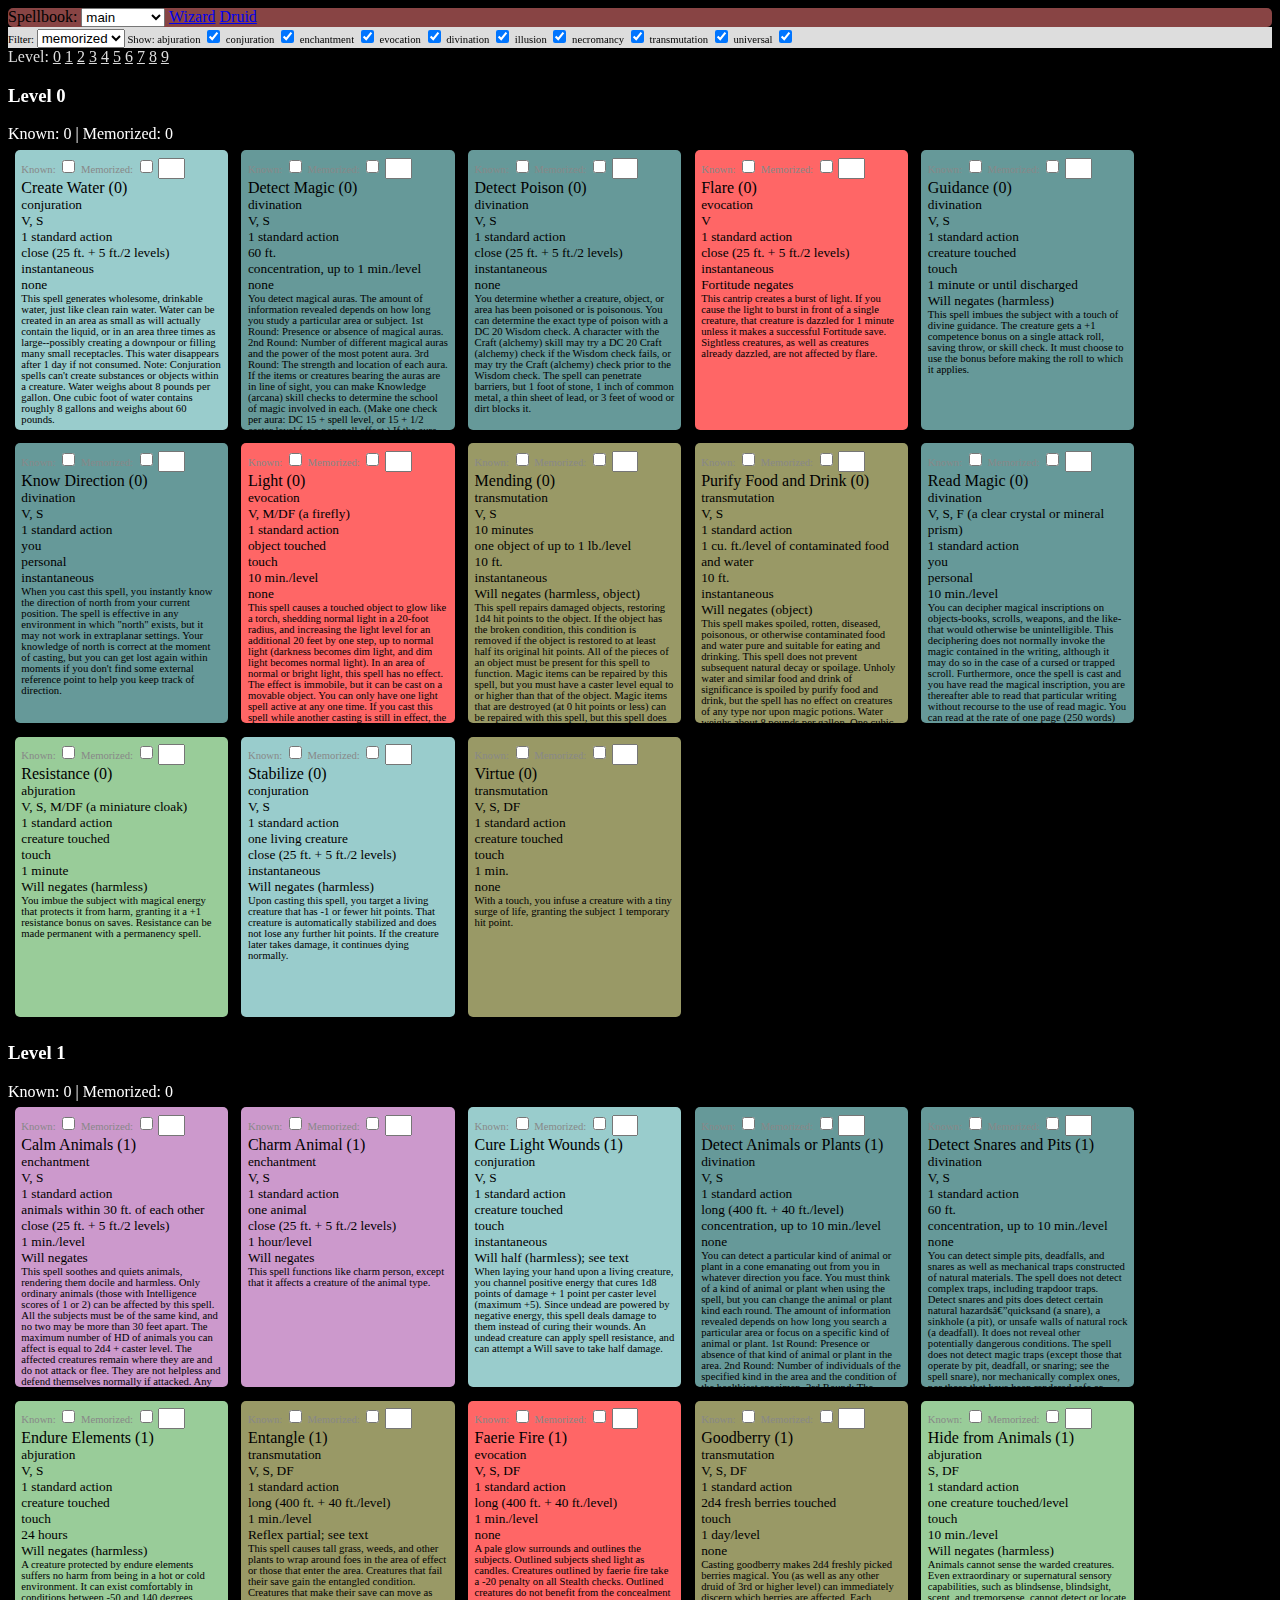
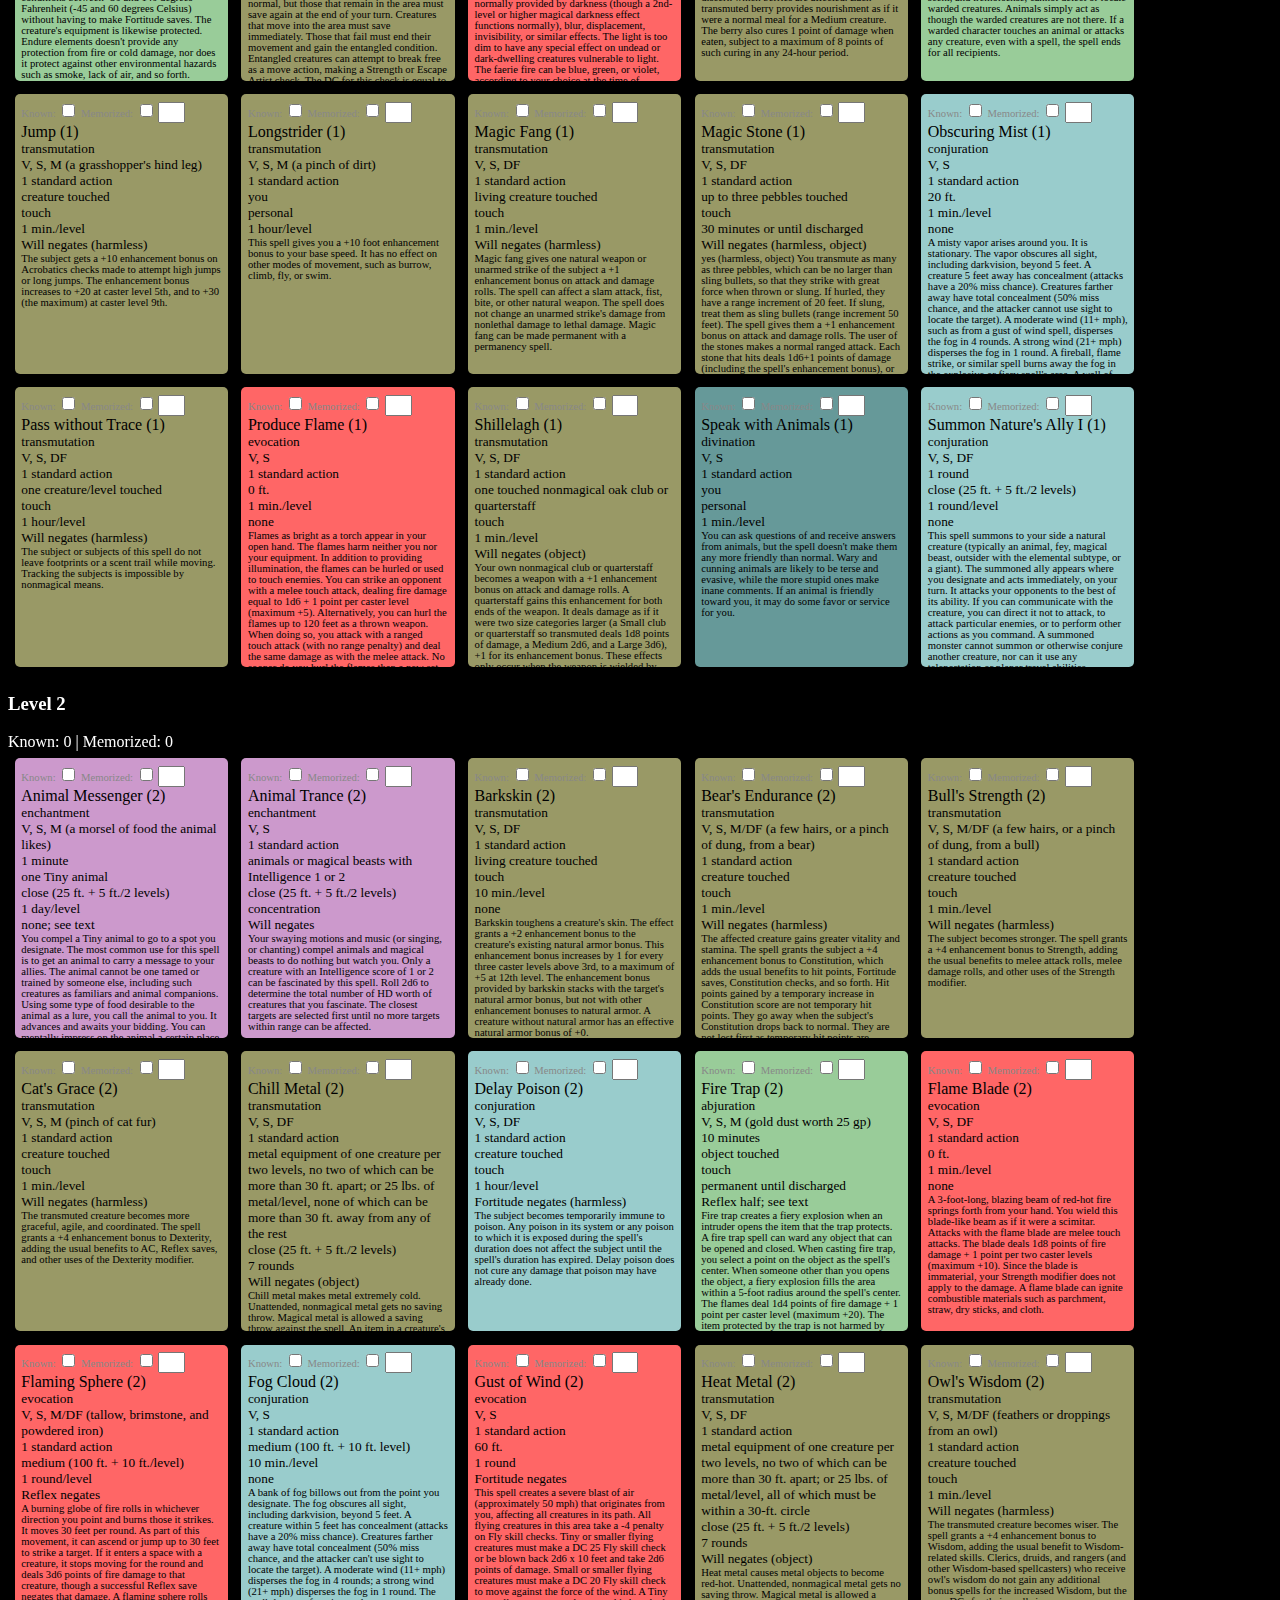
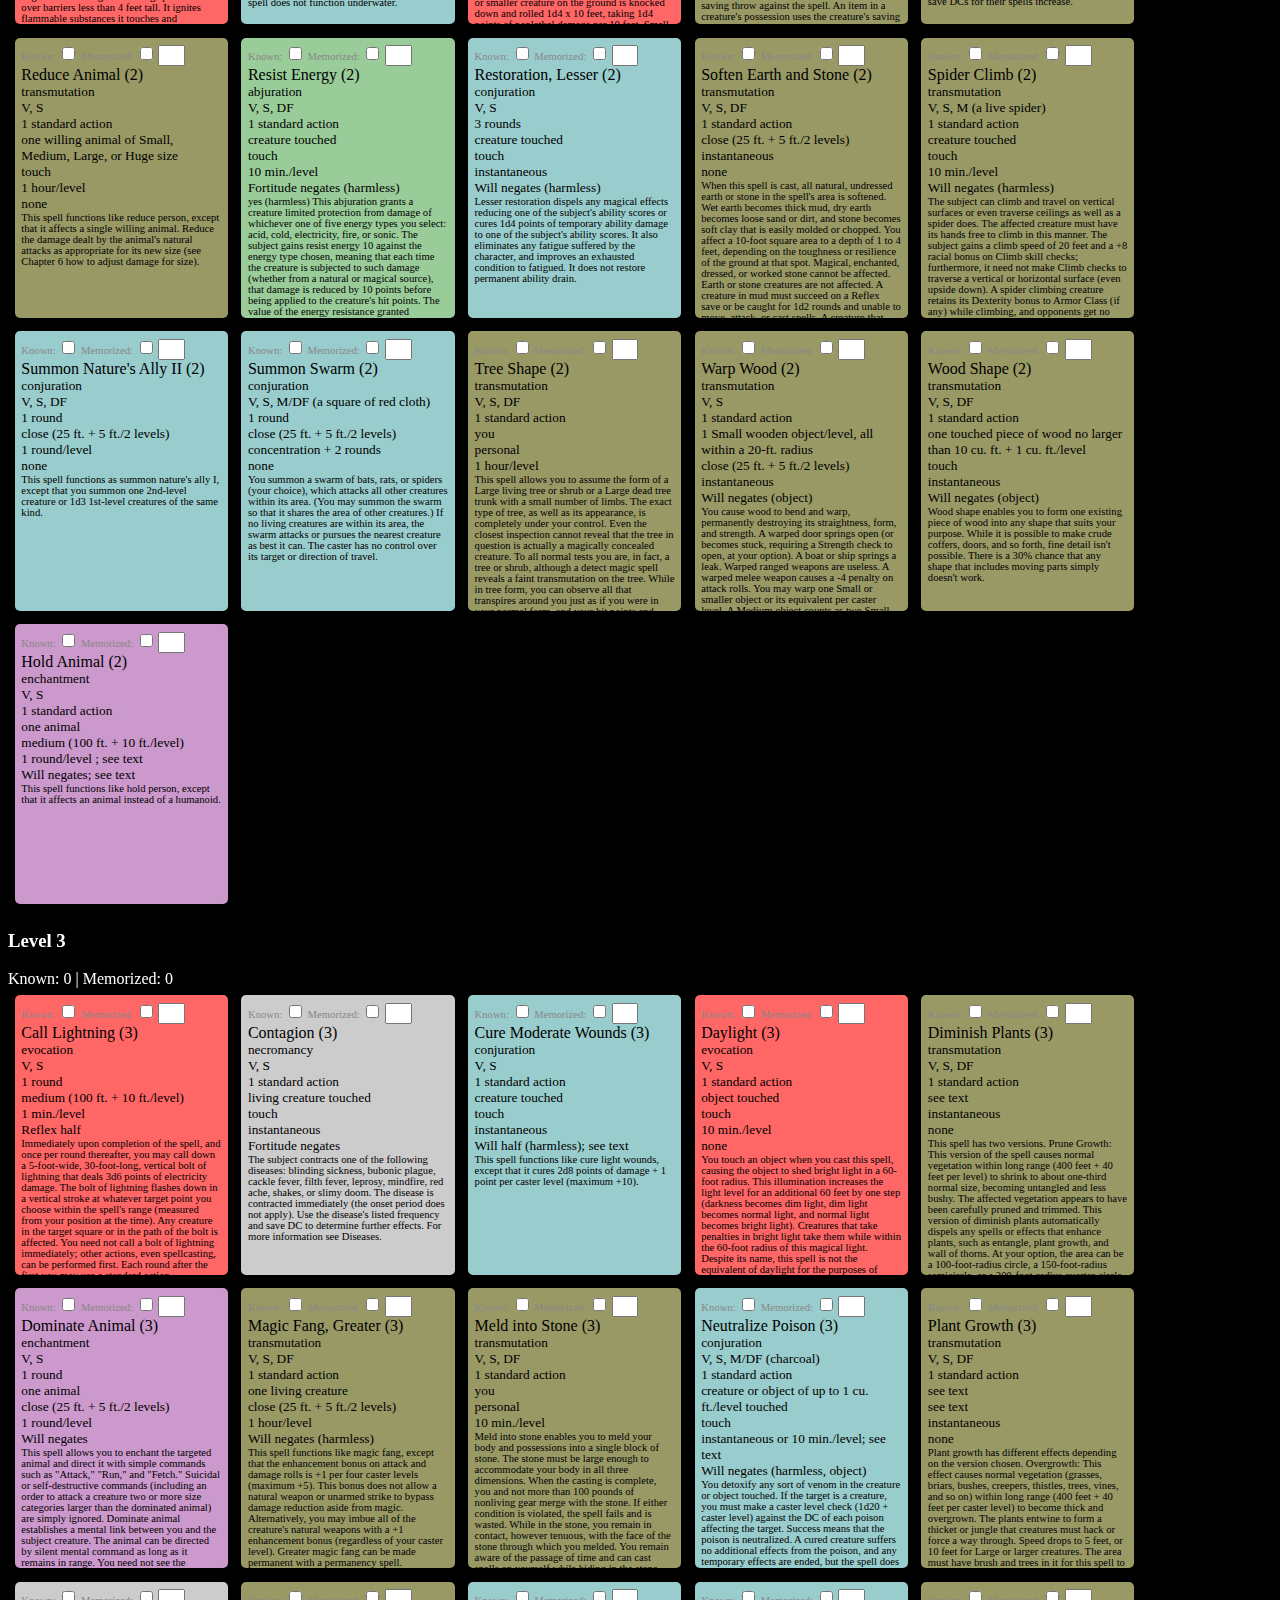
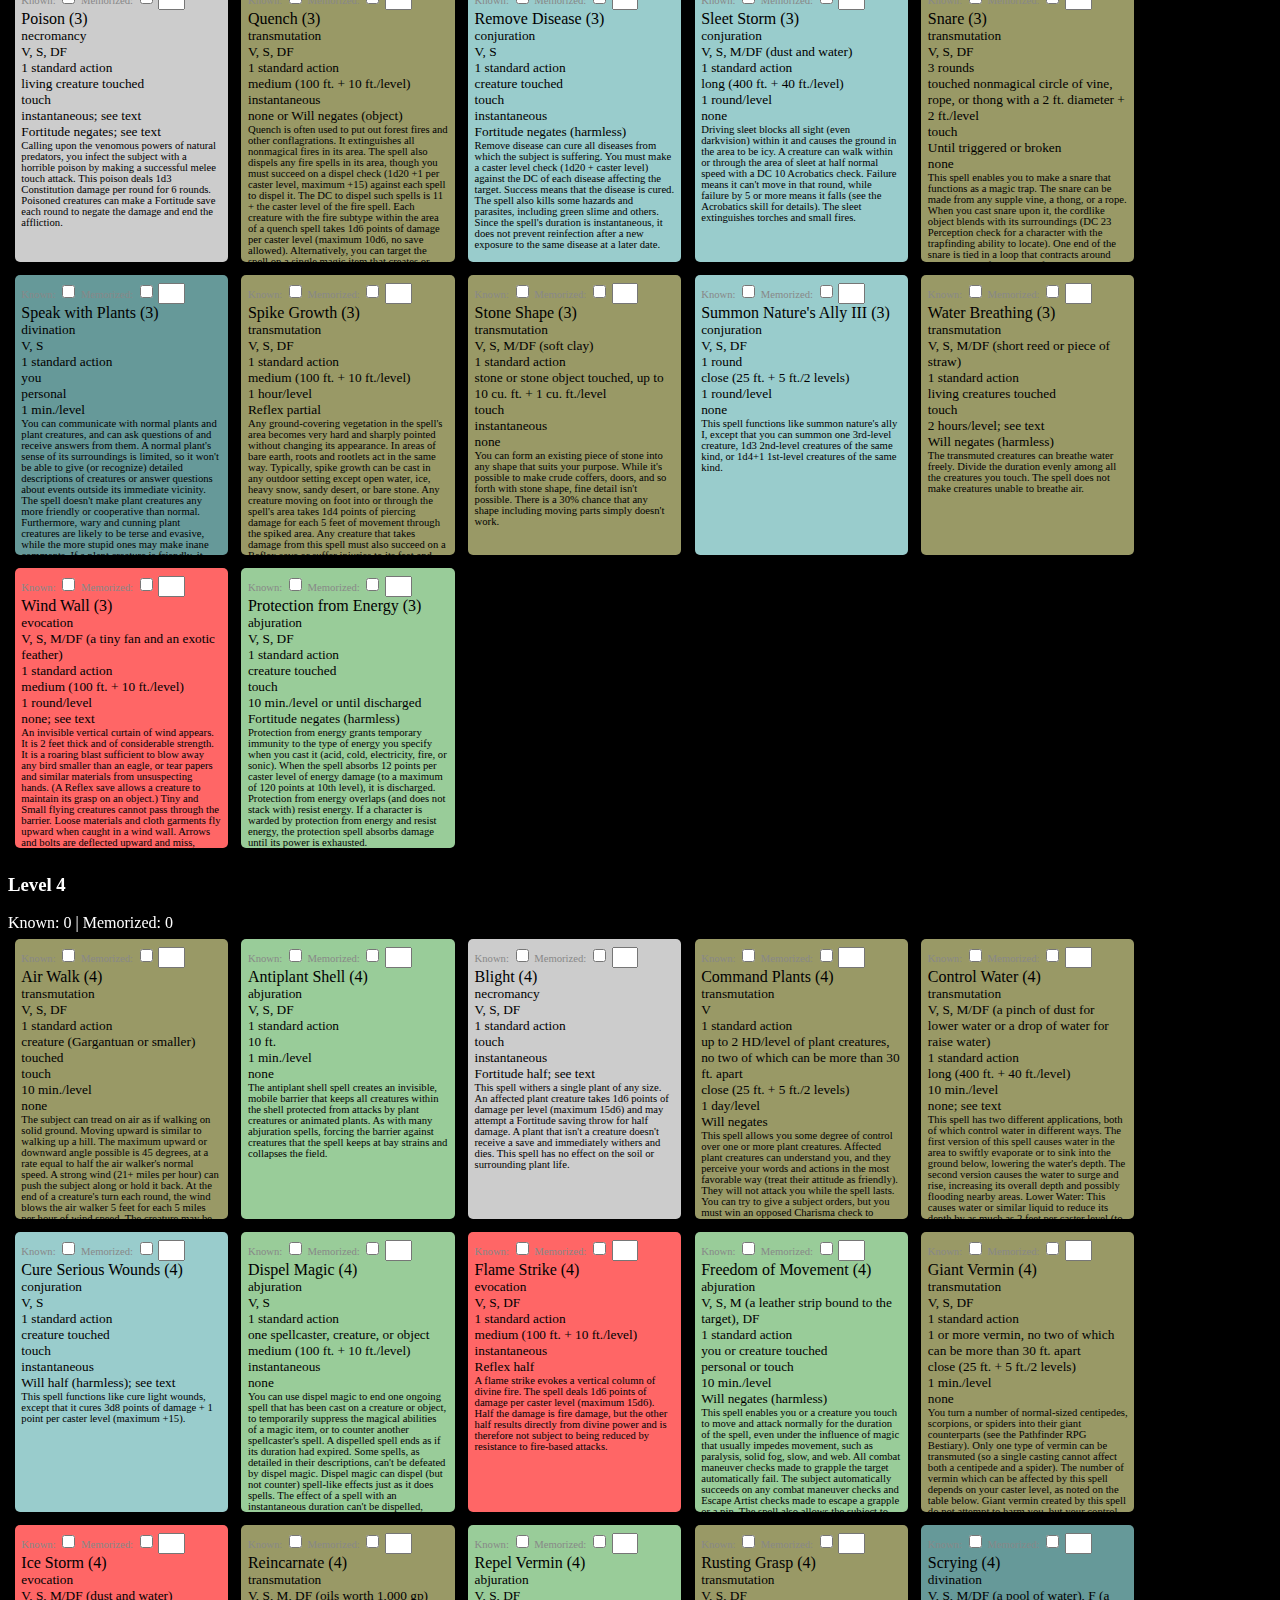
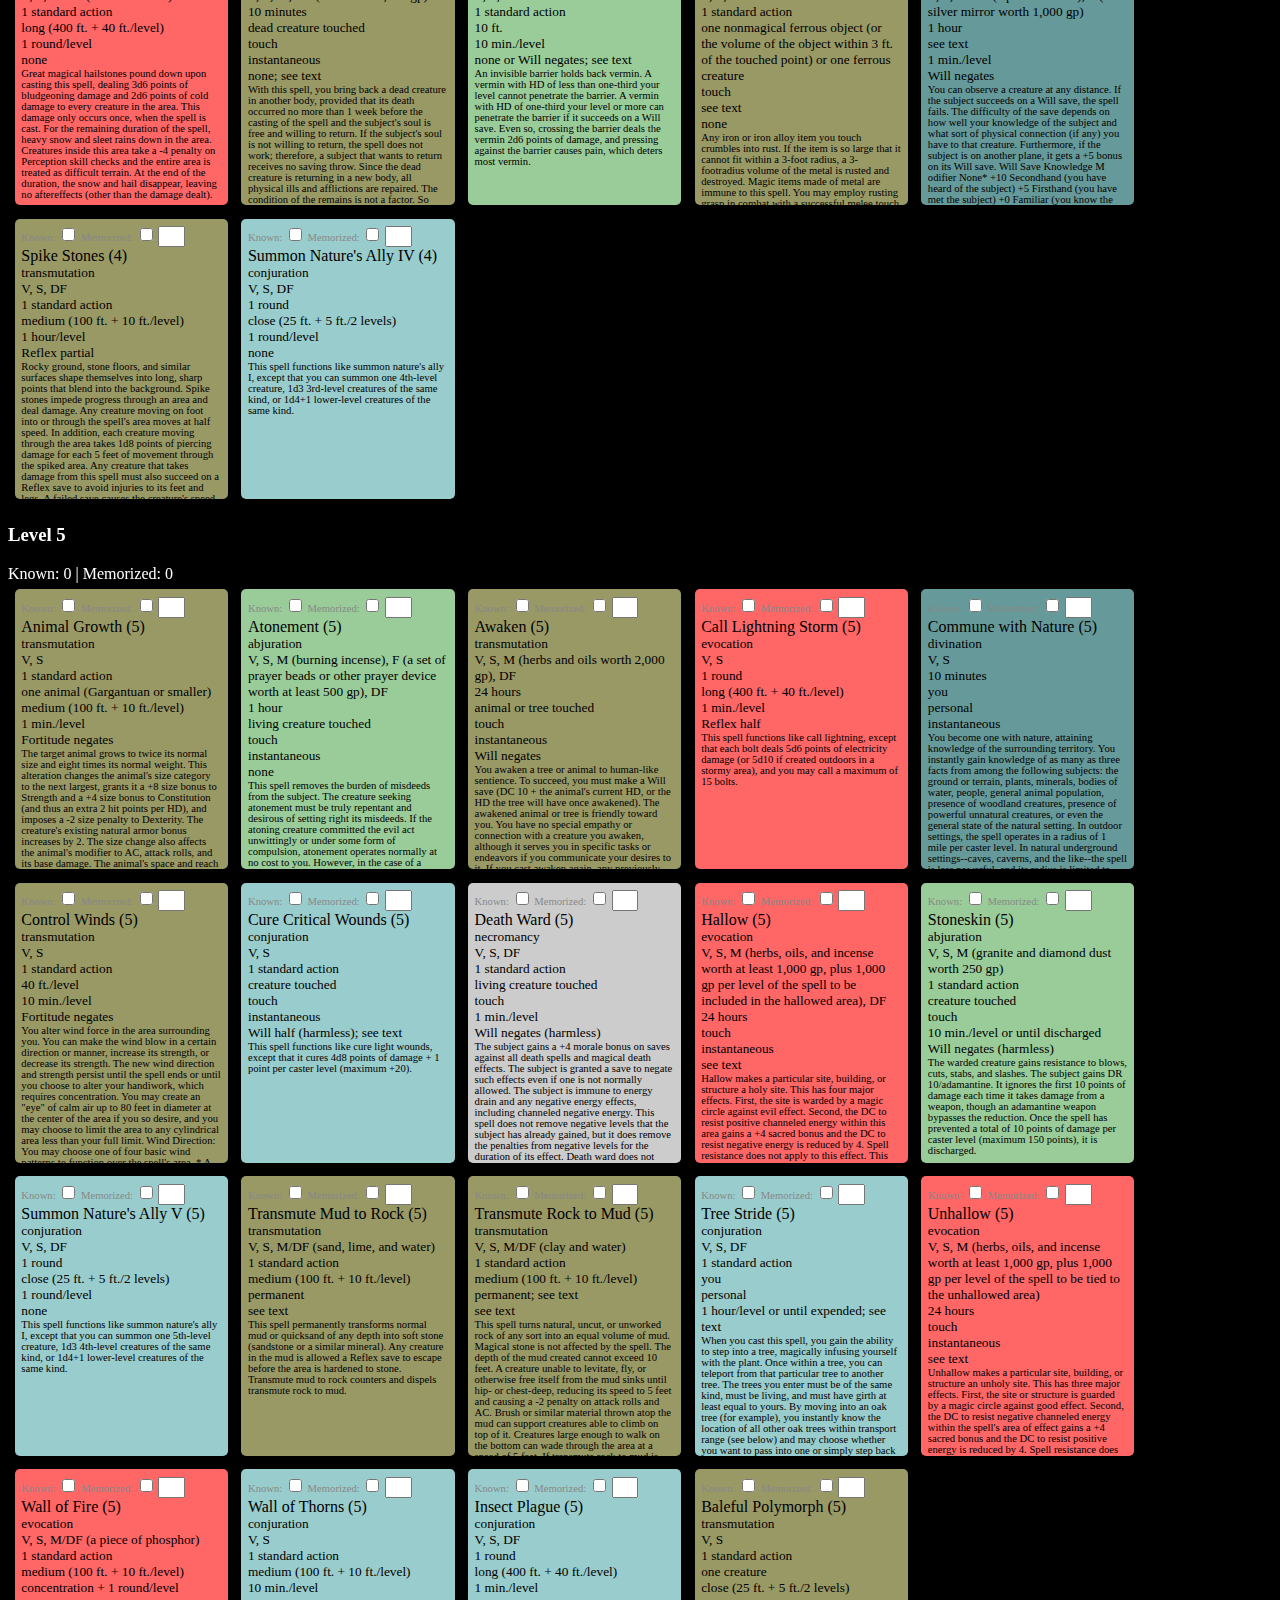
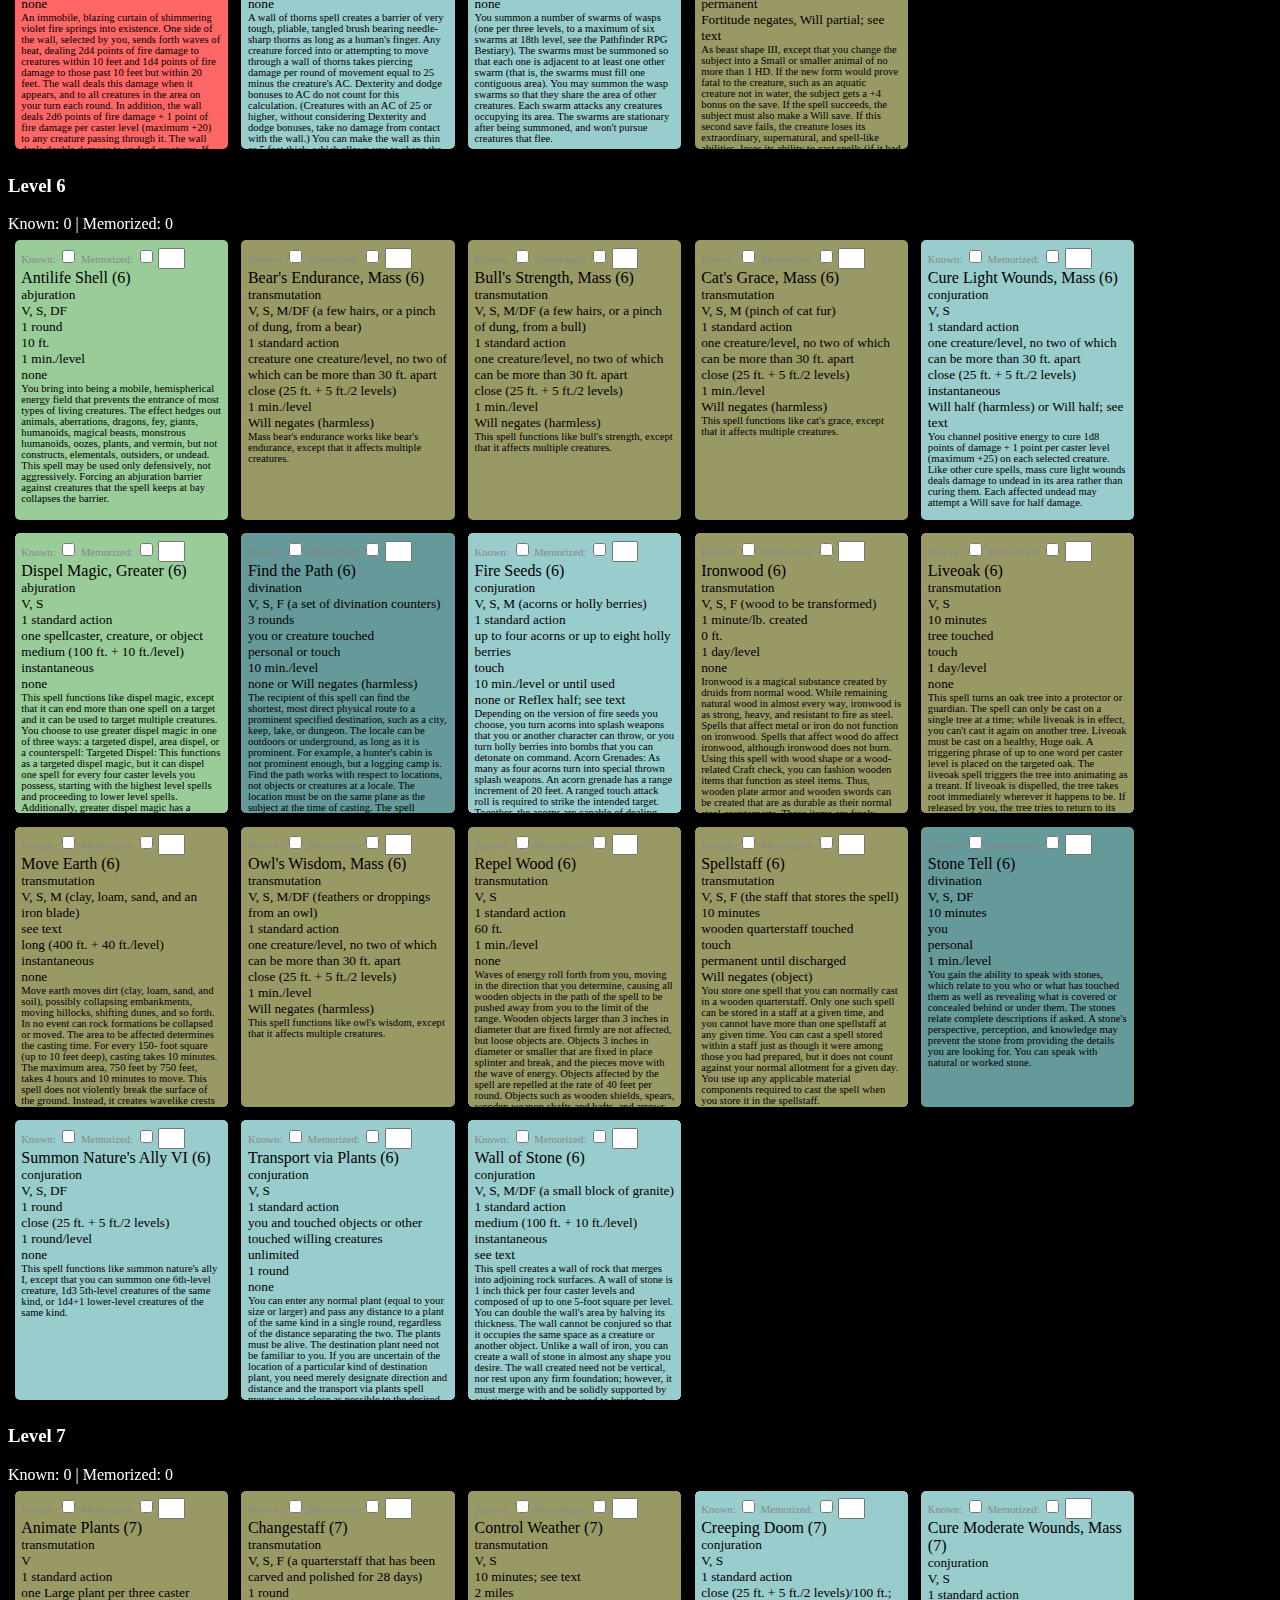
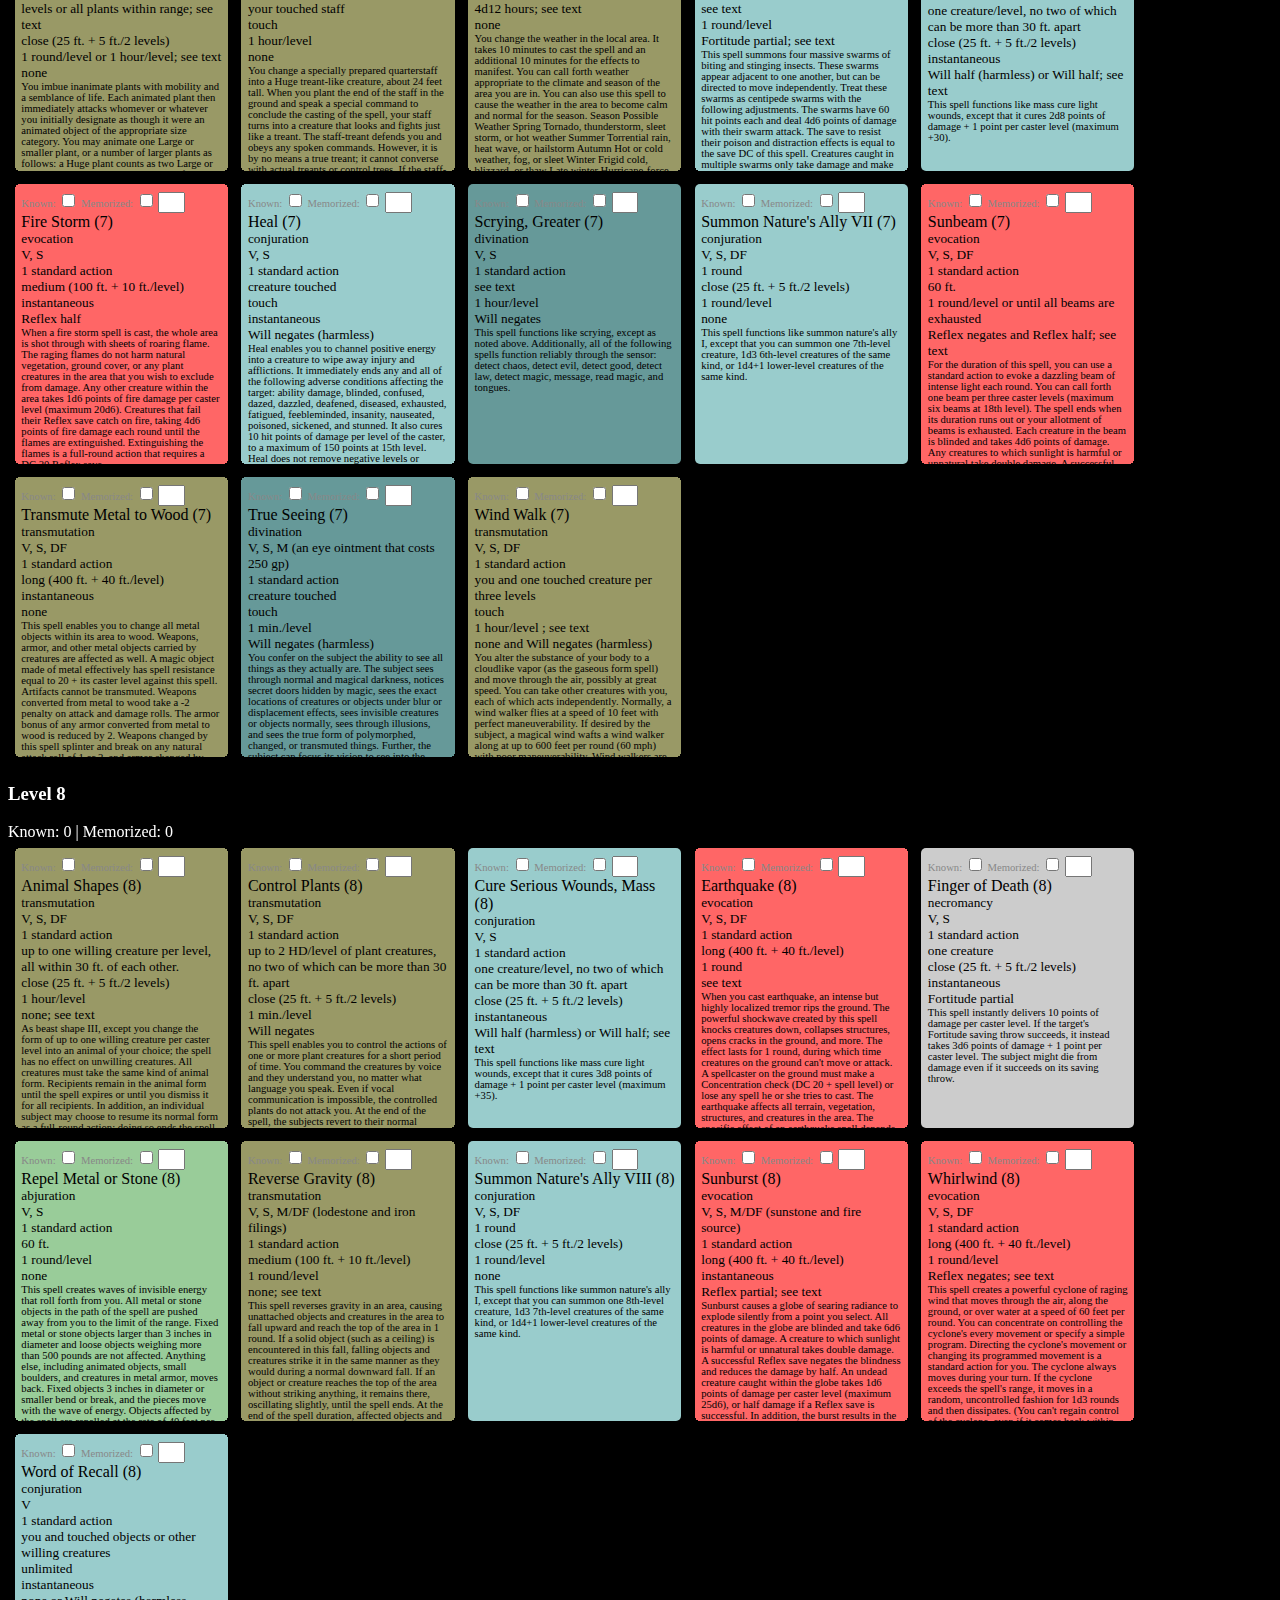
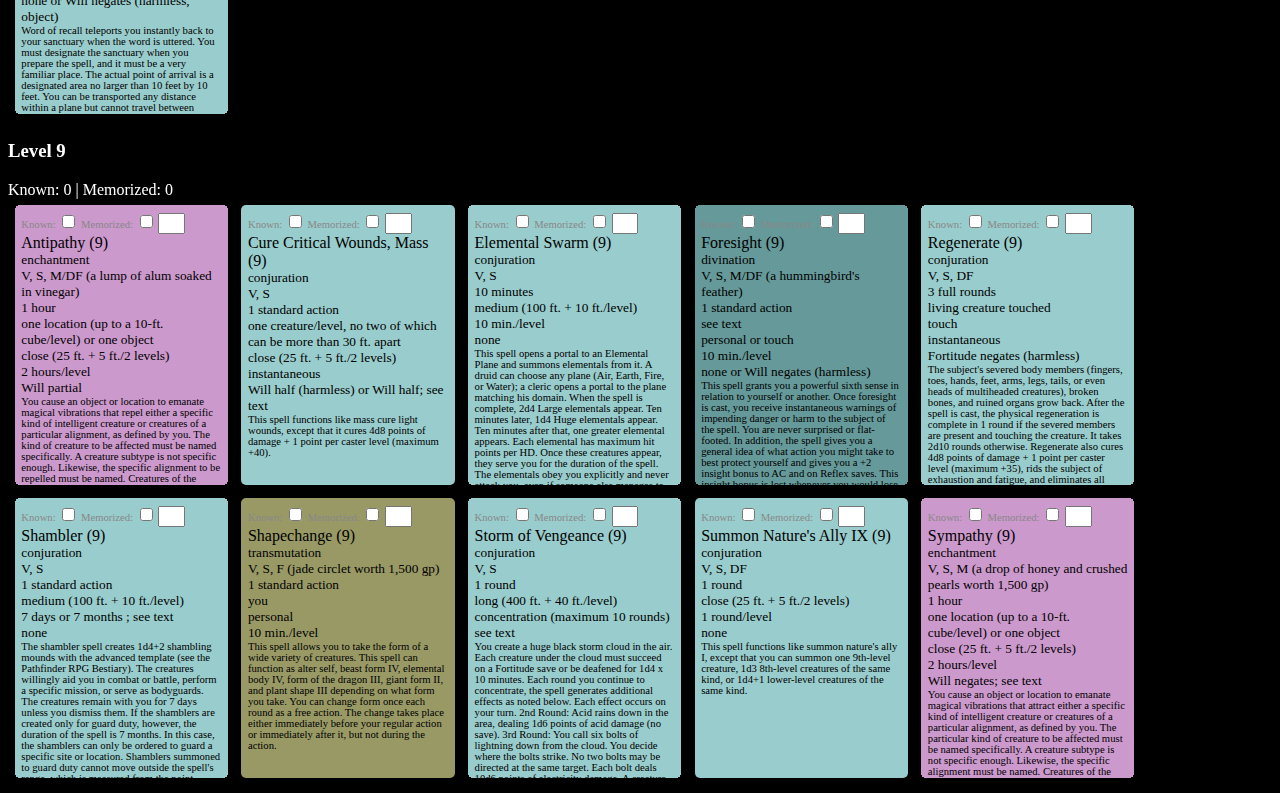
<file: engine/content/druid.html>
<html>
  <head>
    <script src='jquery.js'></script>
    <script src='gears_init.js'></script>
    <script src='spellbook.js'></script>
    <link href='spellbook.css' rel='stylesheet' type='text/css' />
  </head>
  <body>
    <div id='header'>
      Spellbook:
      <select id='book'>
        <option>main</option>
        <option>secondary</option>
        <option>scrolls</option>
      </select>
      <a href='spellbook.html'>Wizard</a>
      <a href='druid.html'>Druid</a>
    </div>
    <div id='controls'>
      Filter:
      <select id='view'>
        <option>memorized</option>
        <option>known</option>
        <option>all</option>
      </select>
      Show:
      abjuration
      <input checked='checked' class='abjuration' type='checkbox' value='abjuration' />
      conjuration
      <input checked='checked' class='conjuration' type='checkbox' value='conjuration' />
      enchantment
      <input checked='checked' class='enchantment' type='checkbox' value='enchantment' />
      evocation
      <input checked='checked' class='evocation' type='checkbox' value='evocation' />
      divination
      <input checked='checked' class='divination' type='checkbox' value='divination' />
      illusion
      <input checked='checked' class='illusion' type='checkbox' value='illusion' />
      necromancy
      <input checked='checked' class='necromancy' type='checkbox' value='necromancy' />
      transmutation
      <input checked='checked' class='transmutation' type='checkbox' value='transmutation' />
      universal
      <input checked='checked' class='universal' type='checkbox' value='universal' />
    </div>
    <div id='links'>
      Level:
      <a href='#a-0'>0</a>
      <a href='#a-1'>1</a>
      <a href='#a-2'>2</a>
      <a href='#a-3'>3</a>
      <a href='#a-4'>4</a>
      <a href='#a-5'>5</a>
      <a href='#a-6'>6</a>
      <a href='#a-7'>7</a>
      <a href='#a-8'>8</a>
      <a href='#a-9'>9</a>
    </div>
    <div id='spells'>
      <div class='level' id='level-0'>
        <a id='a-level-0'>
          <h3>Level 0</h3>
          <div class='stats'>
            Known:
            <span class='known_count'>0</span>
            |
            Memorized:
            <span class='ready_count'>0</span>
          </div>
        </a>
        <div class='conjuration core druid druid-0 spell' id='spell-create-water'>
          <div class='control'>
            Known:
            <input class='known' type='checkbox' />
            Memorized:
            <input class='memorized' type='checkbox' />
            <input class='ready' type='text' />
          </div>
          <div class='name'>Create Water (0)</div>
          <div class='school'>conjuration</div>
          <div class='components'>V, S</div>
          <div class='casting_time'>1 standard action</div>
          <div class='targets'></div>
          <div class='range'>close (25 ft. + 5 ft./2 levels)</div>
          <div class='duration'>instantaneous</div>
          <div class='saving_throw'>none</div>
          <div class='description'>This spell generates wholesome, drinkable water, just like clean rain water. Water can be created in an area as small as will actually contain the liquid, or in an area three times as large--possibly creating a downpour or filling many small receptacles. This water disappears after 1 day if not consumed.  Note: Conjuration spells can't create substances or objects within a creature. Water weighs about 8 pounds per gallon. One cubic foot of water contains roughly 8 gallons and weighs about 60 pounds.</div>
        </div>
        <div class='core divination druid druid-0 spell' id='spell-detect-magic'>
          <div class='control'>
            Known:
            <input class='known' type='checkbox' />
            Memorized:
            <input class='memorized' type='checkbox' />
            <input class='ready' type='text' />
          </div>
          <div class='name'>Detect Magic (0)</div>
          <div class='school'>divination</div>
          <div class='components'>V, S</div>
          <div class='casting_time'>1 standard action</div>
          <div class='targets'></div>
          <div class='range'>60 ft.</div>
          <div class='duration'>concentration, up to 1 min./level</div>
          <div class='saving_throw'>none</div>
          <div class='description'>You detect magical auras. The amount of information revealed depends on how long you study a particular area or subject. 1st Round: Presence or absence of magical auras. 2nd Round: Number of different magical auras and the power of the most potent aura. 3rd Round: The strength and location of each aura. If the items or creatures bearing the auras are in line of sight, you can make Knowledge (arcana) skill checks to determine the school of magic involved in each. (Make one check per aura: DC 15 + spell level, or 15 + 1/2 caster level for a nonspell effect.) If the aura emanates from a magic item, you can attempt to identify its properties (see Spellcraft). Magical areas, multiple types of magic, or strong local magical emanations may distort or conceal weaker auras. Aura Strength: An aura's power depends on a spell's functioning spell level or an item's caster level; see the accompanying table. If an aura falls into more than one category, detect magic indicates the stronger of the two. Spell or Object Aura Power Faint Moderate Strong Overwhelming Functioning spell (spell level) 3rd or lower 4th-6th 7th-9th 10th+ (deity-level) Magic item (caster level) 5th or lower 6th-11th 12th-20th 21st+ (artifact)  Lingering Aura: A magical aura lingers after its original source dissipates (in the case of a spell) or is destroyed (in the case of a magic item). If detect magic is cast and directed at such a location, the spell indicates an aura strength of dim (even weaker than a faint aura). How long the aura lingers at this dim level depends on its original power: Original Strength Duration of Lingering Aura Faint 1d6 rounds Moderate 1d6 minutes Strong 1d6x10 minutes Overwhelming 1d6 days  Outsiders and elementals are not magical in themselves, but if they are summoned, the conjuration spell registers. Each round, you can turn to detect magic in a new area. The spell can penetrate barriers, but 1 foot of stone, 1 inch of common metal, a thin sheet of lead, or 3 feet of wood or dirt blocks it. Detect magic can be made permanent with a permanency spell.</div>
        </div>
        <div class='core divination druid druid-0 spell' id='spell-detect-poison'>
          <div class='control'>
            Known:
            <input class='known' type='checkbox' />
            Memorized:
            <input class='memorized' type='checkbox' />
            <input class='ready' type='text' />
          </div>
          <div class='name'>Detect Poison (0)</div>
          <div class='school'>divination</div>
          <div class='components'>V, S</div>
          <div class='casting_time'>1 standard action</div>
          <div class='targets'></div>
          <div class='range'>close (25 ft. + 5 ft./2 levels)</div>
          <div class='duration'>instantaneous</div>
          <div class='saving_throw'>none</div>
          <div class='description'>You determine whether a creature, object, or area has been poisoned or is poisonous. You can determine the exact type of poison with a DC 20 Wisdom check. A character with the Craft (alchemy) skill may try a DC 20 Craft (alchemy) check if the Wisdom check fails, or may try the Craft (alchemy) check prior to the Wisdom check. The spell can penetrate barriers, but 1 foot of stone, 1 inch of common metal, a thin sheet of lead, or 3 feet of wood or dirt blocks it.</div>
        </div>
        <div class='core druid druid-0 evocation spell' id='spell-flare'>
          <div class='control'>
            Known:
            <input class='known' type='checkbox' />
            Memorized:
            <input class='memorized' type='checkbox' />
            <input class='ready' type='text' />
          </div>
          <div class='name'>Flare (0)</div>
          <div class='school'>evocation</div>
          <div class='components'>V</div>
          <div class='casting_time'>1 standard action</div>
          <div class='targets'></div>
          <div class='range'>close (25 ft. + 5 ft./2 levels)</div>
          <div class='duration'>instantaneous</div>
          <div class='saving_throw'>Fortitude negates</div>
          <div class='description'>This cantrip creates a burst of light. If you cause the light to burst in front of a single creature, that creature is dazzled for 1 minute unless it makes a successful Fortitude save. Sightless creatures, as well as creatures already dazzled, are not affected by flare.</div>
        </div>
        <div class='core divination druid druid-0 spell' id='spell-guidance'>
          <div class='control'>
            Known:
            <input class='known' type='checkbox' />
            Memorized:
            <input class='memorized' type='checkbox' />
            <input class='ready' type='text' />
          </div>
          <div class='name'>Guidance (0)</div>
          <div class='school'>divination</div>
          <div class='components'>V, S</div>
          <div class='casting_time'>1 standard action</div>
          <div class='targets'>creature touched</div>
          <div class='range'>touch</div>
          <div class='duration'>1 minute or until discharged</div>
          <div class='saving_throw'>Will negates (harmless)</div>
          <div class='description'>This spell imbues the subject with a touch of divine guidance.  The creature gets a +1 competence bonus on a single attack roll, saving throw, or skill check. It must choose to use the bonus before making the roll to which it applies.</div>
        </div>
        <div class='core divination druid druid-0 spell' id='spell-know-direction'>
          <div class='control'>
            Known:
            <input class='known' type='checkbox' />
            Memorized:
            <input class='memorized' type='checkbox' />
            <input class='ready' type='text' />
          </div>
          <div class='name'>Know Direction (0)</div>
          <div class='school'>divination</div>
          <div class='components'>V, S</div>
          <div class='casting_time'>1 standard action</div>
          <div class='targets'>you</div>
          <div class='range'>personal</div>
          <div class='duration'>instantaneous</div>
          <div class='saving_throw'></div>
          <div class='description'>When you cast this spell, you instantly know the direction of north from your current position. The spell is effective in any environment in which "north" exists, but it may not work in extraplanar settings. Your knowledge of north is correct at the moment of casting, but you can get lost again within moments if you don't find some external reference point to help you keep track of direction.</div>
        </div>
        <div class='core druid druid-0 evocation spell' id='spell-light'>
          <div class='control'>
            Known:
            <input class='known' type='checkbox' />
            Memorized:
            <input class='memorized' type='checkbox' />
            <input class='ready' type='text' />
          </div>
          <div class='name'>Light (0)</div>
          <div class='school'>evocation</div>
          <div class='components'>V, M/DF (a firefly)</div>
          <div class='casting_time'>1 standard action</div>
          <div class='targets'>object touched</div>
          <div class='range'>touch</div>
          <div class='duration'>10 min./level</div>
          <div class='saving_throw'>none</div>
          <div class='description'>This spell causes a touched object to glow like a torch, shedding normal light in a 20-foot radius, and increasing the light level for an additional 20 feet by one step, up to normal light (darkness becomes dim light, and dim light becomes normal light). In an area of normal or bright light, this spell has no effect. The effect is immobile, but it can be cast on a movable object.  You can only have one light spell active at any one time. If you cast this spell while another casting is still in effect, the previous casting is dispelled. If you make this spell permanent (through permanency or a similar effect), it does not count against this limit.  Light can be used to counter or dispel any darkness spell of equal or lower spell level.</div>
        </div>
        <div class='core druid druid-0 spell transmutation' id='spell-mending'>
          <div class='control'>
            Known:
            <input class='known' type='checkbox' />
            Memorized:
            <input class='memorized' type='checkbox' />
            <input class='ready' type='text' />
          </div>
          <div class='name'>Mending (0)</div>
          <div class='school'>transmutation</div>
          <div class='components'>V, S</div>
          <div class='casting_time'>10 minutes</div>
          <div class='targets'>one object of up to 1 lb./level</div>
          <div class='range'>10 ft.</div>
          <div class='duration'>instantaneous</div>
          <div class='saving_throw'>Will negates (harmless, object)</div>
          <div class='description'>This spell repairs damaged objects, restoring 1d4 hit points to the object. If the object has the broken condition, this condition is removed if the object is restored to at least half its original hit points. All of the pieces of an object must be present for this spell to function. Magic items can be repaired by this spell, but you must have a caster level equal to or higher than that of the object. Magic items that are destroyed (at 0 hit points or less) can be repaired with this spell, but this spell does not restore their magic abilities. This spell does not affect creatures (including constructs). This spell has no effect on objects that have been warped or otherwise transmuted, but it can still repair damage done to such items.</div>
        </div>
        <div class='core druid druid-0 spell transmutation' id='spell-purify-food-and-drink'>
          <div class='control'>
            Known:
            <input class='known' type='checkbox' />
            Memorized:
            <input class='memorized' type='checkbox' />
            <input class='ready' type='text' />
          </div>
          <div class='name'>Purify Food and Drink (0)</div>
          <div class='school'>transmutation</div>
          <div class='components'>V, S</div>
          <div class='casting_time'>1 standard action</div>
          <div class='targets'>1 cu. ft./level of contaminated food and water</div>
          <div class='range'>10 ft.</div>
          <div class='duration'>instantaneous</div>
          <div class='saving_throw'>Will negates (object)</div>
          <div class='description'>This spell makes spoiled, rotten, diseased, poisonous, or otherwise contaminated food and water pure and suitable for eating and drinking. This spell does not prevent subsequent natural decay or spoilage. Unholy water and similar food and drink of significance is spoiled by purify food and drink, but the spell has no effect on creatures of any type nor upon magic potions. Water weighs about 8 pounds per gallon. One cubic foot of water contains roughly 8 gallons and weighs about 60 pounds.</div>
        </div>
        <div class='core divination druid druid-0 spell' id='spell-read-magic'>
          <div class='control'>
            Known:
            <input class='known' type='checkbox' />
            Memorized:
            <input class='memorized' type='checkbox' />
            <input class='ready' type='text' />
          </div>
          <div class='name'>Read Magic (0)</div>
          <div class='school'>divination</div>
          <div class='components'>V, S, F (a clear crystal or mineral prism)</div>
          <div class='casting_time'>1 standard action</div>
          <div class='targets'>you</div>
          <div class='range'>personal</div>
          <div class='duration'>10 min./level</div>
          <div class='saving_throw'></div>
          <div class='description'>You can decipher magical inscriptions on objects-books, scrolls, weapons, and the like-that would otherwise be unintelligible. This deciphering does not normally invoke the magic contained in the writing, although it may do so in the case of a cursed or trapped scroll. Furthermore, once the spell is cast and you have read the magical inscription, you are thereafter able to read that particular writing without recourse to the use of read magic. You can read at the rate of one page (250 words) per minute. The spell allows you to identify a glyph of warding with a DC 13 Spellcraft check, a greater glyph of warding with a DC 16 Spellcraft check, or any symbol spell with a Spellcraft check (DC 10 + spell level).  Read magic can be made permanent with a permanency spell.</div>
        </div>
        <div class='abjuration core druid druid-0 spell' id='spell-resistance'>
          <div class='control'>
            Known:
            <input class='known' type='checkbox' />
            Memorized:
            <input class='memorized' type='checkbox' />
            <input class='ready' type='text' />
          </div>
          <div class='name'>Resistance (0)</div>
          <div class='school'>abjuration</div>
          <div class='components'>V, S, M/DF (a miniature cloak)</div>
          <div class='casting_time'>1 standard action</div>
          <div class='targets'>creature touched</div>
          <div class='range'>touch</div>
          <div class='duration'>1 minute</div>
          <div class='saving_throw'>Will negates (harmless)</div>
          <div class='description'>You imbue the subject with magical energy that protects it from harm, granting it a +1 resistance bonus on saves.  Resistance can be made permanent with a permanency spell.</div>
        </div>
        <div class='conjuration core druid druid-0 spell' id='spell-stabilize'>
          <div class='control'>
            Known:
            <input class='known' type='checkbox' />
            Memorized:
            <input class='memorized' type='checkbox' />
            <input class='ready' type='text' />
          </div>
          <div class='name'>Stabilize (0)</div>
          <div class='school'>conjuration</div>
          <div class='components'>V, S</div>
          <div class='casting_time'>1 standard action</div>
          <div class='targets'>one living creature</div>
          <div class='range'>close (25 ft. + 5 ft./2 levels)</div>
          <div class='duration'>instantaneous</div>
          <div class='saving_throw'>Will negates (harmless)</div>
          <div class='description'>Upon casting this spell, you target a living creature that has -1 or fewer hit points. That creature is automatically stabilized and does not lose any further hit points. If the creature later takes damage, it continues dying normally.</div>
        </div>
        <div class='core druid druid-0 spell transmutation' id='spell-virtue'>
          <div class='control'>
            Known:
            <input class='known' type='checkbox' />
            Memorized:
            <input class='memorized' type='checkbox' />
            <input class='ready' type='text' />
          </div>
          <div class='name'>Virtue (0)</div>
          <div class='school'>transmutation</div>
          <div class='components'>V, S, DF</div>
          <div class='casting_time'>1 standard action</div>
          <div class='targets'>creature touched</div>
          <div class='range'>touch</div>
          <div class='duration'>1 min.</div>
          <div class='saving_throw'>none</div>
          <div class='description'>With a touch, you infuse a creature with a tiny surge of life, granting the subject 1 temporary hit point.</div>
        </div>
        <div class='endlevel'></div>
      </div>
      <div class='level' id='level-1'>
        <a id='a-level-1'>
          <h3>Level 1</h3>
          <div class='stats'>
            Known:
            <span class='known_count'>0</span>
            |
            Memorized:
            <span class='ready_count'>0</span>
          </div>
        </a>
        <div class='core druid druid-1 enchantment spell' id='spell-calm-animals'>
          <div class='control'>
            Known:
            <input class='known' type='checkbox' />
            Memorized:
            <input class='memorized' type='checkbox' />
            <input class='ready' type='text' />
          </div>
          <div class='name'>Calm Animals (1)</div>
          <div class='school'>enchantment</div>
          <div class='components'>V, S</div>
          <div class='casting_time'>1 standard action</div>
          <div class='targets'>animals within 30 ft. of each other</div>
          <div class='range'>close (25 ft. + 5 ft./2 levels)</div>
          <div class='duration'>1 min./level</div>
          <div class='saving_throw'>Will negates</div>
          <div class='description'>This spell soothes and quiets animals, rendering them docile and harmless. Only ordinary animals (those with Intelligence scores of 1 or 2) can be affected by this spell. All the subjects must be of the same kind, and no two may be more than 30 feet apart. The maximum number of HD of animals you can affect is equal to 2d4 + caster level.  The affected creatures remain where they are and do not attack or flee. They are not helpless and defend themselves normally if attacked. Any threat breaks the spell on the threatened creatures.</div>
        </div>
        <div class='core druid druid-1 enchantment spell' id='spell-charm-animal'>
          <div class='control'>
            Known:
            <input class='known' type='checkbox' />
            Memorized:
            <input class='memorized' type='checkbox' />
            <input class='ready' type='text' />
          </div>
          <div class='name'>Charm Animal (1)</div>
          <div class='school'>enchantment</div>
          <div class='components'>V, S</div>
          <div class='casting_time'>1 standard action</div>
          <div class='targets'>one animal</div>
          <div class='range'>close (25 ft. + 5 ft./2 levels)</div>
          <div class='duration'>1 hour/level</div>
          <div class='saving_throw'>Will negates</div>
          <div class='description'>This spell functions like charm person, except that it affects a creature of the animal type.</div>
        </div>
        <div class='conjuration core druid druid-1 spell' id='spell-cure-light-wounds'>
          <div class='control'>
            Known:
            <input class='known' type='checkbox' />
            Memorized:
            <input class='memorized' type='checkbox' />
            <input class='ready' type='text' />
          </div>
          <div class='name'>Cure Light Wounds (1)</div>
          <div class='school'>conjuration</div>
          <div class='components'>V, S</div>
          <div class='casting_time'>1 standard action</div>
          <div class='targets'>creature touched</div>
          <div class='range'>touch</div>
          <div class='duration'>instantaneous</div>
          <div class='saving_throw'>Will half (harmless); see text</div>
          <div class='description'>When laying your hand upon a living creature, you channel positive energy that cures 1d8 points of damage + 1 point per caster level (maximum +5). Since undead are powered by negative energy, this spell deals damage to them instead of curing their wounds. An undead creature can apply spell resistance, and can attempt a Will save to take half damage.</div>
        </div>
        <div class='core divination druid druid-1 spell' id='spell-detect-animals-or-plants'>
          <div class='control'>
            Known:
            <input class='known' type='checkbox' />
            Memorized:
            <input class='memorized' type='checkbox' />
            <input class='ready' type='text' />
          </div>
          <div class='name'>Detect Animals or Plants (1)</div>
          <div class='school'>divination</div>
          <div class='components'>V, S</div>
          <div class='casting_time'>1 standard action</div>
          <div class='targets'></div>
          <div class='range'>long (400 ft. + 40 ft./level)</div>
          <div class='duration'>concentration, up to 10 min./level</div>
          <div class='saving_throw'>none</div>
          <div class='description'>You can detect a particular kind of animal or plant in a cone emanating out from you in whatever direction you face. You must think of a kind of animal or plant when using the spell, but you can change the animal or plant kind each round. The amount of information revealed depends on how long you search a particular area or focus on a specific kind of animal or plant. 1st Round: Presence or absence of that kind of animal or plant in the area. 2nd Round: Number of individuals of the specified kind in the area and the condition of the healthiest specimen. 3rd Round: The condition (see below) and location of each individual present. If an animal or a plant is outside your line of sight, then you discern its direction but not its exact location. Conditions: For purposes of this spell, the categories of condition are as follows: Normal: Has at least 90% of full normal hit points, free of disease. Fair: 30% to 90% of full normal hit points remaining. Poor: Less than 30% of full normal hit points remaining, afflicted with a disease, or suffering from a debilitating injury. Weak: 0 or fewer hit points remaining, afflicted with a disease that has reduced an ability score to 5 or less, or crippled. If a creature falls into more than one category, the spell indicates the weaker of the two. Each round you can turn to detect a kind of animal or plant in a new area. The spell can penetrate barriers, but 1 foot of stone, 1 inch of common metal, a thin sheet of lead, or 3 feet of wood or dirt blocks it.</div>
        </div>
        <div class='core divination druid druid-1 spell' id='spell-detect-snares-and-pits'>
          <div class='control'>
            Known:
            <input class='known' type='checkbox' />
            Memorized:
            <input class='memorized' type='checkbox' />
            <input class='ready' type='text' />
          </div>
          <div class='name'>Detect Snares and Pits (1)</div>
          <div class='school'>divination</div>
          <div class='components'>V, S</div>
          <div class='casting_time'>1 standard action</div>
          <div class='targets'></div>
          <div class='range'>60 ft.</div>
          <div class='duration'>concentration, up to 10 min./level</div>
          <div class='saving_throw'>none</div>
          <div class='description'>You can detect simple pits, deadfalls, and snares as well as mechanical traps constructed of natural materials. The spell does not detect complex traps, including trapdoor traps. Detect snares and pits does detect certain natural hazardsâ€”quicksand (a snare), a sinkhole (a pit), or unsafe walls of natural rock (a deadfall). It does not reveal other potentially dangerous conditions. The spell does not detect magic traps (except those that operate by pit, deadfall, or snaring; see the spell snare), nor mechanically complex ones, nor those that have been rendered safe or inactive. The amount of information revealed depends on how long you study a particular area. 1st Round: Presence or absence of hazards. 2nd Round: Number of hazards and the location of each. If a hazard is outside your line of sight, then you discern its direction but not its exact location. Each Additional Round: The general type and trigger for one particular hazard closely examined by you. Each round, you can turn to examine a new area. The spell can penetrate barriers, but 1 foot of stone, 1 inch of common metal, a thin sheet of lead, or 3 feet of wood or dirt blocks it.</div>
        </div>
        <div class='abjuration core druid druid-1 spell' id='spell-endure-elements'>
          <div class='control'>
            Known:
            <input class='known' type='checkbox' />
            Memorized:
            <input class='memorized' type='checkbox' />
            <input class='ready' type='text' />
          </div>
          <div class='name'>Endure Elements (1)</div>
          <div class='school'>abjuration</div>
          <div class='components'>V, S</div>
          <div class='casting_time'>1 standard action</div>
          <div class='targets'>creature touched</div>
          <div class='range'>touch</div>
          <div class='duration'>24 hours</div>
          <div class='saving_throw'>Will negates (harmless)</div>
          <div class='description'>A creature protected by endure elements suffers no harm from being in a hot or cold environment. It can exist comfortably in conditions between -50 and 140 degrees Fahrenheit (-45 and 60 degrees Celsius) without having to make Fortitude saves. The creature's equipment is likewise protected. Endure elements doesn't provide any protection from fire or cold damage, nor does it protect against other environmental hazards such as smoke, lack of air, and so forth.</div>
        </div>
        <div class='core druid druid-1 spell transmutation' id='spell-entangle'>
          <div class='control'>
            Known:
            <input class='known' type='checkbox' />
            Memorized:
            <input class='memorized' type='checkbox' />
            <input class='ready' type='text' />
          </div>
          <div class='name'>Entangle (1)</div>
          <div class='school'>transmutation</div>
          <div class='components'>V, S, DF</div>
          <div class='casting_time'>1 standard action</div>
          <div class='targets'></div>
          <div class='range'>long (400 ft. + 40 ft./level)</div>
          <div class='duration'>1 min./level</div>
          <div class='saving_throw'>Reflex partial; see text</div>
          <div class='description'>This spell causes tall grass, weeds, and other plants to wrap around foes in the area of effect or those that enter the area. Creatures that fail their save gain the entangled condition. Creatures that make their save can move as normal, but those that remain in the area must save again at the end of your turn. Creatures that move into the area must save immediately. Those that fail must end their movement and gain the entangled condition. Entangled creatures can attempt to break free as a move action, making a Strength or Escape Artist check. The DC for this check is equal to the DC of the spell. The entire area of effect is considered difficult terrain while the effect lasts. If the plants in the area are covered in thorns, those in the area take 1 point of damage each time they fail a save against the entangle or fail a check made to break free. Other effects, depending on the local plants, might be possible at GM discretion.</div>
        </div>
        <div class='core druid druid-1 evocation spell' id='spell-faerie-fire'>
          <div class='control'>
            Known:
            <input class='known' type='checkbox' />
            Memorized:
            <input class='memorized' type='checkbox' />
            <input class='ready' type='text' />
          </div>
          <div class='name'>Faerie Fire (1)</div>
          <div class='school'>evocation</div>
          <div class='components'>V, S, DF</div>
          <div class='casting_time'>1 standard action</div>
          <div class='targets'></div>
          <div class='range'>long (400 ft. + 40 ft./level)</div>
          <div class='duration'>1 min./level</div>
          <div class='saving_throw'>none</div>
          <div class='description'>A pale glow surrounds and outlines the subjects. Outlined subjects shed light as candles. Creatures outlined by faerie fire take a -20 penalty on all Stealth checks. Outlined creatures do not benefit from the concealment normally provided by darkness (though a 2nd-level or higher magical darkness effect functions normally), blur, displacement, invisibility, or similar effects. The light is too dim to have any special effect on undead or dark-dwelling creatures vulnerable to light. The faerie fire can be blue, green, or violet, according to your choice at the time of casting. The faerie fire does not cause any harm to the objects or creatures thus outlined.</div>
        </div>
        <div class='core druid druid-1 spell transmutation' id='spell-goodberry'>
          <div class='control'>
            Known:
            <input class='known' type='checkbox' />
            Memorized:
            <input class='memorized' type='checkbox' />
            <input class='ready' type='text' />
          </div>
          <div class='name'>Goodberry (1)</div>
          <div class='school'>transmutation</div>
          <div class='components'>V, S, DF</div>
          <div class='casting_time'>1 standard action</div>
          <div class='targets'>2d4 fresh berries touched</div>
          <div class='range'>touch</div>
          <div class='duration'>1 day/level</div>
          <div class='saving_throw'>none</div>
          <div class='description'>Casting goodberry makes 2d4 freshly picked berries magical. You (as well as any other druid of 3rd or higher level) can immediately discern which berries are affected. Each transmuted berry provides nourishment as if it were a normal meal for a Medium creature.  The berry also cures 1 point of damage when eaten, subject to a maximum of 8 points of such curing in any 24-hour period.</div>
        </div>
        <div class='abjuration core druid druid-1 spell' id='spell-hide-from-animals'>
          <div class='control'>
            Known:
            <input class='known' type='checkbox' />
            Memorized:
            <input class='memorized' type='checkbox' />
            <input class='ready' type='text' />
          </div>
          <div class='name'>Hide from Animals (1)</div>
          <div class='school'>abjuration</div>
          <div class='components'>S, DF</div>
          <div class='casting_time'>1 standard action</div>
          <div class='targets'>one creature touched/level</div>
          <div class='range'>touch</div>
          <div class='duration'>10 min./level</div>
          <div class='saving_throw'>Will negates (harmless)</div>
          <div class='description'>Animals cannot sense the warded creatures. Even extraordinary or supernatural sensory capabilities, such as blindsense, blindsight, scent, and tremorsense, cannot detect or locate warded creatures.  Animals simply act as though the warded creatures are not there.  If a warded character touches an animal or attacks any creature, even with a spell, the spell ends for all recipients.</div>
        </div>
        <div class='core druid druid-1 spell transmutation' id='spell-jump'>
          <div class='control'>
            Known:
            <input class='known' type='checkbox' />
            Memorized:
            <input class='memorized' type='checkbox' />
            <input class='ready' type='text' />
          </div>
          <div class='name'>Jump (1)</div>
          <div class='school'>transmutation</div>
          <div class='components'>V, S, M (a grasshopper's hind leg)</div>
          <div class='casting_time'>1 standard action</div>
          <div class='targets'>creature touched</div>
          <div class='range'>touch</div>
          <div class='duration'>1 min./level</div>
          <div class='saving_throw'>Will negates (harmless)</div>
          <div class='description'>The subject gets a +10 enhancement bonus on Acrobatics checks made to attempt high jumps or long jumps. The enhancement bonus increases to +20 at caster level 5th, and to +30 (the maximum) at caster level 9th.</div>
        </div>
        <div class='core druid druid-1 spell transmutation' id='spell-longstrider'>
          <div class='control'>
            Known:
            <input class='known' type='checkbox' />
            Memorized:
            <input class='memorized' type='checkbox' />
            <input class='ready' type='text' />
          </div>
          <div class='name'>Longstrider (1)</div>
          <div class='school'>transmutation</div>
          <div class='components'>V, S, M (a pinch of dirt)</div>
          <div class='casting_time'>1 standard action</div>
          <div class='targets'>you</div>
          <div class='range'>personal</div>
          <div class='duration'>1 hour/level</div>
          <div class='saving_throw'></div>
          <div class='description'>This spell gives you a +10 foot enhancement bonus to your base speed. It has no effect on other modes of movement, such as burrow, climb, fly, or swim.</div>
        </div>
        <div class='core druid druid-1 spell transmutation' id='spell-magic-fang'>
          <div class='control'>
            Known:
            <input class='known' type='checkbox' />
            Memorized:
            <input class='memorized' type='checkbox' />
            <input class='ready' type='text' />
          </div>
          <div class='name'>Magic Fang (1)</div>
          <div class='school'>transmutation</div>
          <div class='components'>V, S, DF</div>
          <div class='casting_time'>1 standard action</div>
          <div class='targets'>living creature touched</div>
          <div class='range'>touch</div>
          <div class='duration'>1 min./level</div>
          <div class='saving_throw'>Will negates (harmless)</div>
          <div class='description'>Magic fang gives one natural weapon or unarmed strike of the subject a +1 enhancement bonus on attack and damage rolls. The spell can affect a slam attack, fist, bite, or other natural weapon.  The spell does not change an unarmed strike's damage from nonlethal damage to lethal damage.  Magic fang can be made permanent with a permanency spell.</div>
        </div>
        <div class='core druid druid-1 spell transmutation' id='spell-magic-stone'>
          <div class='control'>
            Known:
            <input class='known' type='checkbox' />
            Memorized:
            <input class='memorized' type='checkbox' />
            <input class='ready' type='text' />
          </div>
          <div class='name'>Magic Stone (1)</div>
          <div class='school'>transmutation</div>
          <div class='components'>V, S, DF</div>
          <div class='casting_time'>1 standard action</div>
          <div class='targets'>up to three pebbles touched</div>
          <div class='range'>touch</div>
          <div class='duration'>30 minutes or until discharged</div>
          <div class='saving_throw'>Will negates (harmless, object)</div>
          <div class='description'>yes (harmless, object) You transmute as many as three pebbles, which can be no larger than sling bullets, so that they strike with great force when thrown or slung. If hurled, they have a range increment of 20 feet. If slung, treat them as sling bullets (range increment 50 feet). The spell gives them a +1 enhancement bonus on attack and damage rolls. The user of the stones makes a normal ranged attack. Each stone that hits deals 1d6+1 points of damage (including the spell's enhancement bonus), or 2d6+2 points against undead.</div>
        </div>
        <div class='conjuration core druid druid-1 spell' id='spell-obscuring-mist'>
          <div class='control'>
            Known:
            <input class='known' type='checkbox' />
            Memorized:
            <input class='memorized' type='checkbox' />
            <input class='ready' type='text' />
          </div>
          <div class='name'>Obscuring Mist (1)</div>
          <div class='school'>conjuration</div>
          <div class='components'>V, S</div>
          <div class='casting_time'>1 standard action</div>
          <div class='targets'></div>
          <div class='range'>20 ft.</div>
          <div class='duration'>1 min./level</div>
          <div class='saving_throw'>none</div>
          <div class='description'>A misty vapor arises around you. It is stationary. The vapor obscures all sight, including darkvision, beyond 5 feet. A creature 5 feet away has concealment (attacks have a 20% miss chance). Creatures farther away have total concealment (50% miss chance, and the attacker cannot use sight to locate the target).  A moderate wind (11+ mph), such as from a gust of wind spell, disperses the fog in 4 rounds. A strong wind (21+ mph) disperses the fog in 1 round. A fireball, flame strike, or similar spell burns away the fog in the explosive or fiery spell's area. A wall of fire burns away the fog in the area into which it deals damage.  This spell does not function underwater.</div>
        </div>
        <div class='core druid druid-1 spell transmutation' id='spell-pass-without-trace'>
          <div class='control'>
            Known:
            <input class='known' type='checkbox' />
            Memorized:
            <input class='memorized' type='checkbox' />
            <input class='ready' type='text' />
          </div>
          <div class='name'>Pass without Trace (1)</div>
          <div class='school'>transmutation</div>
          <div class='components'>V, S, DF</div>
          <div class='casting_time'>1 standard action</div>
          <div class='targets'>one creature/level touched</div>
          <div class='range'>touch</div>
          <div class='duration'>1 hour/level</div>
          <div class='saving_throw'>Will negates (harmless)</div>
          <div class='description'>The subject or subjects of this spell do not leave footprints or a scent trail while moving. Tracking the subjects is impossible by nonmagical means.</div>
        </div>
        <div class='core druid druid-1 evocation spell' id='spell-produce-flame'>
          <div class='control'>
            Known:
            <input class='known' type='checkbox' />
            Memorized:
            <input class='memorized' type='checkbox' />
            <input class='ready' type='text' />
          </div>
          <div class='name'>Produce Flame (1)</div>
          <div class='school'>evocation</div>
          <div class='components'>V, S</div>
          <div class='casting_time'>1 standard action</div>
          <div class='targets'></div>
          <div class='range'>0 ft.</div>
          <div class='duration'>1 min./level</div>
          <div class='saving_throw'>none</div>
          <div class='description'>Flames as bright as a torch appear in your open hand. The flames harm neither you nor your equipment.  In addition to providing illumination, the flames can be hurled or used to touch enemies. You can strike an opponent with a melee touch attack, dealing fire damage equal to 1d6 + 1 point per caster level (maximum +5). Alternatively, you can hurl the flames up to 120 feet as a thrown weapon. When doing so, you attack with a ranged touch attack (with no range penalty) and deal the same damage as with the melee attack. No sooner do you hurl the flames than a new set appears in your hand. Each attack you make reduces the remaining duration by 1 minute. If an attack reduces the remaining duration to 0 minutes or less, the spell ends after the attack resolves.  This spell does not function underwater.</div>
        </div>
        <div class='core druid druid-1 spell transmutation' id='spell-shillelagh'>
          <div class='control'>
            Known:
            <input class='known' type='checkbox' />
            Memorized:
            <input class='memorized' type='checkbox' />
            <input class='ready' type='text' />
          </div>
          <div class='name'>Shillelagh (1)</div>
          <div class='school'>transmutation</div>
          <div class='components'>V, S, DF</div>
          <div class='casting_time'>1 standard action</div>
          <div class='targets'>one touched nonmagical oak club or quarterstaff</div>
          <div class='range'>touch</div>
          <div class='duration'>1 min./level</div>
          <div class='saving_throw'>Will negates (object)</div>
          <div class='description'>Your own nonmagical club or quarterstaff becomes a weapon with a +1 enhancement bonus on attack and damage rolls. A quarterstaff gains this enhancement for both ends of the weapon. It deals damage as if it were two size categories larger (a Small club or quarterstaff so transmuted deals 1d8 points of damage, a Medium 2d6, and a Large 3d6), +1 for its enhancement bonus. These effects only occur when the weapon is wielded by you. If you do not wield it, the weapon behaves as if unaffected by this spell.</div>
        </div>
        <div class='core divination druid druid-1 spell' id='spell-speak-with-animals'>
          <div class='control'>
            Known:
            <input class='known' type='checkbox' />
            Memorized:
            <input class='memorized' type='checkbox' />
            <input class='ready' type='text' />
          </div>
          <div class='name'>Speak with Animals (1)</div>
          <div class='school'>divination</div>
          <div class='components'>V, S</div>
          <div class='casting_time'>1 standard action</div>
          <div class='targets'>you</div>
          <div class='range'>personal</div>
          <div class='duration'>1 min./level</div>
          <div class='saving_throw'></div>
          <div class='description'>You can ask questions of and receive answers from animals, but the spell doesn't make them any more friendly than normal. Wary and cunning animals are likely to be terse and evasive, while the more stupid ones make inane comments. If an animal is friendly toward you, it may do some favor or service for you.</div>
        </div>
        <div class='conjuration core druid druid-1 spell' id="spell-summon-nature's-ally-i">
          <div class='control'>
            Known:
            <input class='known' type='checkbox' />
            Memorized:
            <input class='memorized' type='checkbox' />
            <input class='ready' type='text' />
          </div>
          <div class='name'>Summon Nature's Ally I (1)</div>
          <div class='school'>conjuration</div>
          <div class='components'>V, S, DF</div>
          <div class='casting_time'>1 round</div>
          <div class='targets'></div>
          <div class='range'>close (25 ft. + 5 ft./2 levels)</div>
          <div class='duration'>1 round/level</div>
          <div class='saving_throw'>none</div>
          <div class='description'>This spell summons to your side a natural creature (typically an animal, fey, magical beast, outsider with the elemental subtype, or a giant). The summoned ally appears where you designate and acts immediately, on your turn. It attacks your opponents to the best of its ability. If you can communicate with the creature, you can direct it not to attack, to attack particular enemies, or to perform other actions as you command. A summoned monster cannot summon or otherwise conjure another creature, nor can it use any teleportation or planar travel abilities. Creatures cannot be summoned into an environment that cannot support them. Creatures summoned using this spell cannot use spells or spell-like abilities that duplicate spells that have expensive material components (such as wish). The spell conjures one of the creatures from the 1st Level list on Table 10-2. You choose which kind of creature to summon, and you can change that choice each time you cast the spell. All the creatures on the table are neutral unless otherwise noted. When you use a summoning spell to summon a creature with an alignment or elemental subtype, it is a spell of that type. All creatures summoned with this spell without alignment subtypes have an alignment that matches yours, regardless of their usual alignment. Summoning these creatures makes the summoning spell's type match your alignment.</div>
        </div>
        <div class='endlevel'></div>
      </div>
      <div class='level' id='level-2'>
        <a id='a-level-2'>
          <h3>Level 2</h3>
          <div class='stats'>
            Known:
            <span class='known_count'>0</span>
            |
            Memorized:
            <span class='ready_count'>0</span>
          </div>
        </a>
        <div class='core druid druid-2 enchantment spell' id='spell-animal-messenger'>
          <div class='control'>
            Known:
            <input class='known' type='checkbox' />
            Memorized:
            <input class='memorized' type='checkbox' />
            <input class='ready' type='text' />
          </div>
          <div class='name'>Animal Messenger (2)</div>
          <div class='school'>enchantment</div>
          <div class='components'>V, S, M (a morsel of food the animal likes)</div>
          <div class='casting_time'>1 minute</div>
          <div class='targets'>one Tiny animal</div>
          <div class='range'>close (25 ft. + 5 ft./2 levels)</div>
          <div class='duration'>1 day/level</div>
          <div class='saving_throw'>none; see text</div>
          <div class='description'>You compel a Tiny animal to go to a spot you designate. The most common use for this spell is to get an animal to carry a message to your allies. The animal cannot be one tamed or trained by someone else, including such creatures as familiars and animal companions.  Using some type of food desirable to the animal as a lure, you call the animal to you. It advances and awaits your bidding. You can mentally impress on the animal a certain place well known to you or an obvious landmark. The directions must be simple, because the animal depends on your knowledge and can't find a destination on its own. You can attach a small item or note to the messenger. The animal then goes to the designated location and waits there until the duration of the spell expires, whereupon it resumes its normal activities.  During this period of waiting, the messenger allows others to approach it and remove any scroll or token it carries. The intended recipient gains no special ability to communicate with the animal or read any attached message (if it's written in a language he doesn't know, for example).</div>
        </div>
        <div class='core druid druid-2 enchantment spell' id='spell-animal-trance'>
          <div class='control'>
            Known:
            <input class='known' type='checkbox' />
            Memorized:
            <input class='memorized' type='checkbox' />
            <input class='ready' type='text' />
          </div>
          <div class='name'>Animal Trance (2)</div>
          <div class='school'>enchantment</div>
          <div class='components'>V, S</div>
          <div class='casting_time'>1 standard action</div>
          <div class='targets'>animals or magical beasts with Intelligence 1 or 2</div>
          <div class='range'>close (25 ft. + 5 ft./2 levels)</div>
          <div class='duration'>concentration</div>
          <div class='saving_throw'>Will negates</div>
          <div class='description'>Your swaying motions and music (or singing, or chanting) compel animals and magical beasts to do nothing but watch you. Only a creature with an Intelligence score of 1 or 2 can be fascinated by this spell. Roll 2d6 to determine the total number of HD worth of creatures that you fascinate. The closest targets are selected first until no more targets within range can be affected.</div>
        </div>
        <div class='core druid druid-2 spell transmutation' id='spell-barkskin'>
          <div class='control'>
            Known:
            <input class='known' type='checkbox' />
            Memorized:
            <input class='memorized' type='checkbox' />
            <input class='ready' type='text' />
          </div>
          <div class='name'>Barkskin (2)</div>
          <div class='school'>transmutation</div>
          <div class='components'>V, S, DF</div>
          <div class='casting_time'>1 standard action</div>
          <div class='targets'>living creature touched</div>
          <div class='range'>touch</div>
          <div class='duration'>10 min./level</div>
          <div class='saving_throw'>none</div>
          <div class='description'>Barkskin toughens a creature's skin. The effect grants a +2 enhancement bonus to the creature's existing natural armor bonus. This enhancement bonus increases by 1 for every three caster levels above 3rd, to a maximum of +5 at 12th level. The enhancement bonus provided by barkskin stacks with the target's natural armor bonus, but not with other enhancement bonuses to natural armor. A creature without natural armor has an effective natural armor bonus of +0.</div>
        </div>
        <div class='core druid druid-2 spell transmutation' id="spell-bear's-endurance">
          <div class='control'>
            Known:
            <input class='known' type='checkbox' />
            Memorized:
            <input class='memorized' type='checkbox' />
            <input class='ready' type='text' />
          </div>
          <div class='name'>Bear's Endurance (2)</div>
          <div class='school'>transmutation</div>
          <div class='components'>V, S, M/DF (a few hairs, or a pinch of dung, from a bear)</div>
          <div class='casting_time'>1 standard action</div>
          <div class='targets'>creature touched</div>
          <div class='range'>touch</div>
          <div class='duration'>1 min./level</div>
          <div class='saving_throw'>Will negates (harmless)</div>
          <div class='description'>The affected creature gains greater vitality and stamina. The spell grants the subject a +4 enhancement bonus to Constitution, which adds the usual benefits to hit points, Fortitude saves, Constitution checks, and so forth. Hit points gained by a temporary increase in Constitution score are not temporary hit points. They go away when the subject's Constitution drops back to normal. They are not lost first as temporary hit points are.</div>
        </div>
        <div class='core druid druid-2 spell transmutation' id="spell-bull's-strength">
          <div class='control'>
            Known:
            <input class='known' type='checkbox' />
            Memorized:
            <input class='memorized' type='checkbox' />
            <input class='ready' type='text' />
          </div>
          <div class='name'>Bull's Strength (2)</div>
          <div class='school'>transmutation</div>
          <div class='components'>V, S, M/DF (a few hairs, or a pinch of dung, from a bull)</div>
          <div class='casting_time'>1 standard action</div>
          <div class='targets'>creature touched</div>
          <div class='range'>touch</div>
          <div class='duration'>1 min./level</div>
          <div class='saving_throw'>Will negates (harmless)</div>
          <div class='description'>The subject becomes stronger. The spell grants a +4 enhancement bonus to Strength, adding the usual benefits to melee attack rolls, melee damage rolls, and other uses of the Strength modifier.</div>
        </div>
        <div class='core druid druid-2 spell transmutation' id="spell-cat's-grace">
          <div class='control'>
            Known:
            <input class='known' type='checkbox' />
            Memorized:
            <input class='memorized' type='checkbox' />
            <input class='ready' type='text' />
          </div>
          <div class='name'>Cat's Grace (2)</div>
          <div class='school'>transmutation</div>
          <div class='components'>V, S, M (pinch of cat fur)</div>
          <div class='casting_time'>1 standard action</div>
          <div class='targets'>creature touched</div>
          <div class='range'>touch</div>
          <div class='duration'>1 min./level</div>
          <div class='saving_throw'>Will negates (harmless)</div>
          <div class='description'>The transmuted creature becomes more graceful, agile, and coordinated. The spell grants a +4 enhancement bonus to Dexterity, adding the usual benefits to AC, Reflex saves, and other uses of the Dexterity modifier.</div>
        </div>
        <div class='core druid druid-2 spell transmutation' id='spell-chill-metal'>
          <div class='control'>
            Known:
            <input class='known' type='checkbox' />
            Memorized:
            <input class='memorized' type='checkbox' />
            <input class='ready' type='text' />
          </div>
          <div class='name'>Chill Metal (2)</div>
          <div class='school'>transmutation</div>
          <div class='components'>V, S, DF</div>
          <div class='casting_time'>1 standard action</div>
          <div class='targets'>metal equipment of one creature per two levels, no two of which can be more than 30 ft. apart; or 25 lbs. of metal/level, none of which can be more than 30 ft. away from any of the rest</div>
          <div class='range'>close (25 ft. + 5 ft./2 levels)</div>
          <div class='duration'>7 rounds</div>
          <div class='saving_throw'>Will negates (object)</div>
          <div class='description'>Chill metal makes metal extremely cold. Unattended, nonmagical metal gets no saving throw. Magical metal is allowed a saving throw against the spell. An item in a creature's possession uses the creature's saving throw bonus unless its own is higher. A creature takes cold damage if its equipment is chilled. It takes full damage if its armor, shield, or weapon is affected. The creature takes minimum damage (1 point or 2 points; see the table) if it's not wearing or wielding such an item. On the first round of the spell, the metal becomes chilly and uncomfortable to touch but deals no damage. The same effect also occurs on the last round of the spell's duration. During the second (and also the next-to-last) round, icy coldness causes pain and damage. In the third, fourth, and fifth rounds, the metal is freezing cold, and causes more damage, as shown on the table below. Round Metal Temperature Damage 1 Cold None 2 Icy 1d4 points 3-5 Freezing 2d4 points 6 Icy 1d4 points 7 Cold None  Any heat intense enough to damage the creature negates cold damage from the spell (and vice versa) on a point-for-point basis. Underwater, chill metal deals no damage, but ice immediately forms around the affected metal, making it float if unattended. Chill metal counters and dispels heat metal.</div>
        </div>
        <div class='conjuration core druid druid-2 spell' id='spell-delay-poison'>
          <div class='control'>
            Known:
            <input class='known' type='checkbox' />
            Memorized:
            <input class='memorized' type='checkbox' />
            <input class='ready' type='text' />
          </div>
          <div class='name'>Delay Poison (2)</div>
          <div class='school'>conjuration</div>
          <div class='components'>V, S, DF</div>
          <div class='casting_time'>1 standard action</div>
          <div class='targets'>creature touched</div>
          <div class='range'>touch</div>
          <div class='duration'>1 hour/level</div>
          <div class='saving_throw'>Fortitude negates (harmless)</div>
          <div class='description'>The subject becomes temporarily immune to poison. Any poison in its system or any poison to which it is exposed during the spell's duration does not affect the subject until the spell's duration has expired. Delay poison does not cure any damage that poison may have already done.</div>
        </div>
        <div class='abjuration core druid druid-2 spell' id='spell-fire-trap'>
          <div class='control'>
            Known:
            <input class='known' type='checkbox' />
            Memorized:
            <input class='memorized' type='checkbox' />
            <input class='ready' type='text' />
          </div>
          <div class='name'>Fire Trap (2)</div>
          <div class='school'>abjuration</div>
          <div class='components'>V, S, M (gold dust worth 25 gp)</div>
          <div class='casting_time'>10 minutes</div>
          <div class='targets'>object touched</div>
          <div class='range'>touch</div>
          <div class='duration'>permanent until discharged</div>
          <div class='saving_throw'>Reflex half; see text</div>
          <div class='description'>Fire trap creates a fiery explosion when an intruder opens the item that the trap protects. A fire trap spell can ward any object that can be opened and closed.  When casting fire trap, you select a point on the object as the spell's center. When someone other than you opens the object, a fiery explosion fills the area within a 5-foot radius around the spell's center. The flames deal 1d4 points of fire damage + 1 point per caster level (maximum +20). The item protected by the trap is not harmed by this explosion.  A fire-trapped item cannot have a second closure or warding spell placed on it. A knock spell does not bypass a fire trap. An unsuccessful dispel magic spell does not detonate the spell.  Underwater, this ward deals half damage and creates a large cloud of steam.  You can use the fire-trapped object without discharging it, as can any individual to whom the object was specifically attuned when cast. Attuning a fire-trapped object to an individual usually involves setting a password that you can share with friends.  Magic traps such as fire trap are hard to detect and disable.  A rogue (only) can use the Perception skill to find a fire trap and Disable Device to thwart it. The DC in each case is 25 + spell level (DC 27 for a druid's fire trap or DC 29 for the arcane version).</div>
        </div>
        <div class='core druid druid-2 evocation spell' id='spell-flame-blade'>
          <div class='control'>
            Known:
            <input class='known' type='checkbox' />
            Memorized:
            <input class='memorized' type='checkbox' />
            <input class='ready' type='text' />
          </div>
          <div class='name'>Flame Blade (2)</div>
          <div class='school'>evocation</div>
          <div class='components'>V, S, DF</div>
          <div class='casting_time'>1 standard action</div>
          <div class='targets'></div>
          <div class='range'>0 ft.</div>
          <div class='duration'>1 min./level</div>
          <div class='saving_throw'>none</div>
          <div class='description'>A 3-foot-long, blazing beam of red-hot fire springs forth from your hand. You wield this blade-like beam as if it were a scimitar. Attacks with the flame blade are melee touch attacks.  The blade deals 1d8 points of fire damage + 1 point per two caster levels (maximum +10). Since the blade is immaterial, your Strength modifier does not apply to the damage. A flame blade can ignite combustible materials such as parchment, straw, dry sticks, and cloth.</div>
        </div>
        <div class='core druid druid-2 evocation spell' id='spell-flaming-sphere'>
          <div class='control'>
            Known:
            <input class='known' type='checkbox' />
            Memorized:
            <input class='memorized' type='checkbox' />
            <input class='ready' type='text' />
          </div>
          <div class='name'>Flaming Sphere (2)</div>
          <div class='school'>evocation</div>
          <div class='components'>V, S, M/DF (tallow, brimstone, and powdered iron)</div>
          <div class='casting_time'>1 standard action</div>
          <div class='targets'></div>
          <div class='range'>medium (100 ft. + 10 ft./level)</div>
          <div class='duration'>1 round/level</div>
          <div class='saving_throw'>Reflex negates</div>
          <div class='description'>A burning globe of fire rolls in whichever direction you point and burns those it strikes. It moves 30 feet per round. As part of this movement, it can ascend or jump up to 30 feet to strike a target. If it enters a space with a creature, it stops moving for the round and deals 3d6 points of fire damage to that creature, though a successful Reflex save negates that damage. A flaming sphere rolls over barriers less than 4 feet tall. It ignites flammable substances it touches and illuminates the same area as a torch would.  The sphere moves as long as you actively direct it (a move action for you); otherwise, it merely stays at rest and burns. It can be extinguished by any means that would put out a normal fire of its size. The surface of the sphere has a spongy, yielding consistency and so does not cause damage except by its flame. It cannot push aside unwilling creatures or batter down large obstacles. A flaming sphere winks out if it exceeds the spell's range.</div>
        </div>
        <div class='conjuration core druid druid-2 spell' id='spell-fog-cloud'>
          <div class='control'>
            Known:
            <input class='known' type='checkbox' />
            Memorized:
            <input class='memorized' type='checkbox' />
            <input class='ready' type='text' />
          </div>
          <div class='name'>Fog Cloud (2)</div>
          <div class='school'>conjuration</div>
          <div class='components'>V, S</div>
          <div class='casting_time'>1 standard action</div>
          <div class='targets'></div>
          <div class='range'>medium (100 ft. + 10 ft. level)</div>
          <div class='duration'>10 min./level</div>
          <div class='saving_throw'>none</div>
          <div class='description'>A bank of fog billows out from the point you designate. The fog obscures all sight, including darkvision, beyond 5 feet. A creature within 5 feet has concealment (attacks have a 20% miss chance).  Creatures farther away have total concealment (50% miss chance, and the attacker can't use sight to locate the target).  A moderate wind (11+ mph) disperses the fog in 4 rounds; a strong wind (21+ mph) disperses the fog in 1 round.  The spell does not function underwater.</div>
        </div>
        <div class='core druid druid-2 evocation spell' id='spell-gust-of-wind'>
          <div class='control'>
            Known:
            <input class='known' type='checkbox' />
            Memorized:
            <input class='memorized' type='checkbox' />
            <input class='ready' type='text' />
          </div>
          <div class='name'>Gust of Wind (2)</div>
          <div class='school'>evocation</div>
          <div class='components'>V, S</div>
          <div class='casting_time'>1 standard action</div>
          <div class='targets'></div>
          <div class='range'>60 ft.</div>
          <div class='duration'>1 round</div>
          <div class='saving_throw'>Fortitude negates</div>
          <div class='description'>This spell creates a severe blast of air (approximately 50 mph) that originates from you, affecting all creatures in its path. All flying creatures in this area take a -4 penalty on Fly skill checks. Tiny or smaller flying creatures must make a DC 25 Fly skill check or be blown back 2d6 x 10 feet and take 2d6 points of damage. Small or smaller flying creatures must make a DC 20 Fly skill check to move against the force of the wind.  A Tiny or smaller creature on the ground is knocked down and rolled 1d4 x 10 feet, taking 1d4 points of nonlethal damage per 10 feet.  Small creatures are knocked prone by the force of the wind.  Medium or smaller creatures are unable to move forward against the force of the wind unless they succeed at a DC 15 Strength check.  Large or larger creatures may move normally within a gust of wind effect.  This spell can't move a creature beyond the limit of it's range.  Any creature, regardless of size, takes a -4 penalty on ranged attacks and Perception checks in the area of a gust of wind.  The force of the gust automatically extinguishes candles, torches, and similar unprotected flames. It causes protected flames, such as those in lanterns, to dance wildly and has a 50% chance to extinguish those lights.  In addition to the effects noted, a gust of wind can do anything that a sudden blast of wind would be expected to do. It can create a stinging spray of sand or dust, fan a large fire, overturn delicate awnings or hangings, heel over a small boat, and blow gases or vapors to the edge of its range.  Gust of wind can be made permanent with a permanency spell.</div>
        </div>
        <div class='core druid druid-2 spell transmutation' id='spell-heat-metal'>
          <div class='control'>
            Known:
            <input class='known' type='checkbox' />
            Memorized:
            <input class='memorized' type='checkbox' />
            <input class='ready' type='text' />
          </div>
          <div class='name'>Heat Metal (2)</div>
          <div class='school'>transmutation</div>
          <div class='components'>V, S, DF</div>
          <div class='casting_time'>1 standard action</div>
          <div class='targets'>metal equipment of one creature per two levels, no two of which can be more than 30 ft. apart; or 25 lbs. of metal/level, all of which must be within a 30-ft. circle</div>
          <div class='range'>close (25 ft. + 5 ft./2 levels)</div>
          <div class='duration'>7 rounds</div>
          <div class='saving_throw'>Will negates (object)</div>
          <div class='description'>Heat metal causes metal objects to become red-hot. Unattended, nonmagical metal gets no saving throw. Magical metal is allowed a saving throw against the spell. An item in a creature's possession uses the creature's saving throw bonus unless its own is higher. A creature takes fire damage if its equipment is heated. It takes full damage if its armor, shield, or weapon is affected. The creature takes minimum damage (1 point or 2 points; see the table) if it's not wearing or wielding such an item. On the first round of the spell, the metal becomes warm and uncomfortable to touch but deals no damage. The same effect also occurs on the last round of the spell's duration. During the second (and also the next-to-last) round, intense heat causes pain and damage. In the third, fourth, and fifth rounds, the metal is searing hot, and causes more damage, as shown on the table presented on the following page. Round M etal Temperature D amage 1 Warm None 2 Hot 1d4 points 3-5 Searing 2d4 points 6 Hot 1d4 points 7 Warm None Any cold intense enough to damage the creature negates fire damage from the spell (and vice versa) on a point-for-point basis. If cast underwater, heat metal deals half damage and boils the surrounding water. Heat metal counters and dispels chill metal.</div>
        </div>
        <div class='core druid druid-2 spell transmutation' id="spell-owl's-wisdom">
          <div class='control'>
            Known:
            <input class='known' type='checkbox' />
            Memorized:
            <input class='memorized' type='checkbox' />
            <input class='ready' type='text' />
          </div>
          <div class='name'>Owl's Wisdom (2)</div>
          <div class='school'>transmutation</div>
          <div class='components'>V, S, M/DF (feathers or droppings from an owl)</div>
          <div class='casting_time'>1 standard action</div>
          <div class='targets'>creature touched</div>
          <div class='range'>touch</div>
          <div class='duration'>1 min./level</div>
          <div class='saving_throw'>Will negates (harmless)</div>
          <div class='description'>The transmuted creature becomes wiser. The spell grants a +4 enhancement bonus to Wisdom, adding the usual benefit to Wisdom-related skills. Clerics, druids, and rangers (and other Wisdom-based spellcasters) who receive owl's wisdom do not gain any additional bonus spells for the increased Wisdom, but the save DCs for their spells increase.</div>
        </div>
        <div class='core druid druid-2 spell transmutation' id='spell-reduce-animal'>
          <div class='control'>
            Known:
            <input class='known' type='checkbox' />
            Memorized:
            <input class='memorized' type='checkbox' />
            <input class='ready' type='text' />
          </div>
          <div class='name'>Reduce Animal (2)</div>
          <div class='school'>transmutation</div>
          <div class='components'>V, S</div>
          <div class='casting_time'>1 standard action</div>
          <div class='targets'>one willing animal of Small, Medium, Large, or Huge size</div>
          <div class='range'>touch</div>
          <div class='duration'>1 hour/level</div>
          <div class='saving_throw'>none</div>
          <div class='description'>This spell functions like reduce person, except that it affects a single willing animal. Reduce the damage dealt by the animal's natural attacks as appropriate for its new size (see Chapter 6 how to adjust damage for size).</div>
        </div>
        <div class='abjuration core druid druid-2 spell' id='spell-resist-energy'>
          <div class='control'>
            Known:
            <input class='known' type='checkbox' />
            Memorized:
            <input class='memorized' type='checkbox' />
            <input class='ready' type='text' />
          </div>
          <div class='name'>Resist Energy (2)</div>
          <div class='school'>abjuration</div>
          <div class='components'>V, S, DF</div>
          <div class='casting_time'>1 standard action</div>
          <div class='targets'>creature touched</div>
          <div class='range'>touch</div>
          <div class='duration'>10 min./level</div>
          <div class='saving_throw'>Fortitude negates (harmless)</div>
          <div class='description'>yes (harmless) This abjuration grants a creature limited protection from damage of whichever one of five energy types you select: acid, cold, electricity, fire, or sonic. The subject gains resist energy 10 against the energy type chosen, meaning that each time the creature is subjected to such damage (whether from a natural or magical source), that damage is reduced by 10 points before being applied to the creature's hit points. The value of the energy resistance granted increases to 20 points at 7th level and to a maximum of 30 points at 11th level. The spell protects the recipient's equipment as well.  Resist energy absorbs only damage. The subject could still suffer unfortunate side effects.  Resist energy overlaps (and does not stack with) protection from energy. If a character is warded by protection from energy and resist energy, the protection spell absorbs damage until its power is exhausted.</div>
        </div>
        <div class='conjuration core druid druid-2 spell' id='spell-restoration,-lesser'>
          <div class='control'>
            Known:
            <input class='known' type='checkbox' />
            Memorized:
            <input class='memorized' type='checkbox' />
            <input class='ready' type='text' />
          </div>
          <div class='name'>Restoration, Lesser (2)</div>
          <div class='school'>conjuration</div>
          <div class='components'>V, S</div>
          <div class='casting_time'>3 rounds</div>
          <div class='targets'>creature touched</div>
          <div class='range'>touch</div>
          <div class='duration'>instantaneous</div>
          <div class='saving_throw'>Will negates (harmless)</div>
          <div class='description'>Lesser restoration dispels any magical effects reducing one of the subject's ability scores or cures 1d4 points of temporary ability damage to one of the subject's ability scores. It also eliminates any fatigue suffered by the character, and improves an exhausted condition to fatigued. It does not restore permanent ability drain.</div>
        </div>
        <div class='core druid druid-2 spell transmutation' id='spell-soften-earth-and-stone'>
          <div class='control'>
            Known:
            <input class='known' type='checkbox' />
            Memorized:
            <input class='memorized' type='checkbox' />
            <input class='ready' type='text' />
          </div>
          <div class='name'>Soften Earth and Stone (2)</div>
          <div class='school'>transmutation</div>
          <div class='components'>V, S, DF</div>
          <div class='casting_time'>1 standard action</div>
          <div class='targets'></div>
          <div class='range'>close (25 ft. + 5 ft./2 levels)</div>
          <div class='duration'>instantaneous</div>
          <div class='saving_throw'>none</div>
          <div class='description'>When this spell is cast, all natural, undressed earth or stone in the spell's area is softened. Wet earth becomes thick mud, dry earth becomes loose sand or dirt, and stone becomes soft clay that is easily molded or chopped. You affect a 10-foot square area to a depth of 1 to 4 feet, depending on the toughness or resilience of the ground at that spot. Magical, enchanted, dressed, or worked stone cannot be affected. Earth or stone creatures are not affected.  A creature in mud must succeed on a Reflex save or be caught for 1d2 rounds and unable to move, attack, or cast spells. A creature that succeeds on its save can move through the mud at half speed, and it can't run or charge. Loose dirt is not as troublesome as mud, but all creatures in the area can move at only half their normal speed and can't run or charge over the surface. Stone softened into clay does not hinder movement, but it does allow characters to cut, shape, or excavate areas they may not have been able to affect before.  While this spell does not affect dressed or worked stone, cavern ceilings or vertical surfaces such as cliff faces can be affected.  Usually, this causes a moderate collapse or landslide as the loosened material peels away from the face of the wall or roof and falls (treat as a cave-in with no bury zone, see Chapter 13).  A moderate amount of structural damage can be dealt to a manufactured structure by softening the ground beneath it, causing it to settle. However, most well-built structures will only be damaged by this spell, not destroyed.</div>
        </div>
        <div class='core druid druid-2 spell transmutation' id='spell-spider-climb'>
          <div class='control'>
            Known:
            <input class='known' type='checkbox' />
            Memorized:
            <input class='memorized' type='checkbox' />
            <input class='ready' type='text' />
          </div>
          <div class='name'>Spider Climb (2)</div>
          <div class='school'>transmutation</div>
          <div class='components'>V, S, M (a live spider)</div>
          <div class='casting_time'>1 standard action</div>
          <div class='targets'>creature touched</div>
          <div class='range'>touch</div>
          <div class='duration'>10 min./level</div>
          <div class='saving_throw'>Will negates (harmless)</div>
          <div class='description'>The subject can climb and travel on vertical surfaces or even traverse ceilings as well as a spider does. The affected creature must have its hands free to climb in this manner. The subject gains a climb speed of 20 feet and a +8 racial bonus on Climb skill checks; furthermore, it need not make Climb checks to traverse a vertical or horizontal surface (even upside down). A spider climbing creature retains its Dexterity bonus to Armor Class (if any) while climbing, and opponents get no special bonus to their attacks against it. It cannot, however, use the run action while climbing.</div>
        </div>
        <div class='conjuration core druid druid-2 spell' id="spell-summon-nature's-ally-ii">
          <div class='control'>
            Known:
            <input class='known' type='checkbox' />
            Memorized:
            <input class='memorized' type='checkbox' />
            <input class='ready' type='text' />
          </div>
          <div class='name'>Summon Nature's Ally II (2)</div>
          <div class='school'>conjuration</div>
          <div class='components'>V, S, DF</div>
          <div class='casting_time'>1 round</div>
          <div class='targets'></div>
          <div class='range'>close (25 ft. + 5 ft./2 levels)</div>
          <div class='duration'>1 round/level</div>
          <div class='saving_throw'>none</div>
          <div class='description'>This spell functions as summon nature's ally I, except that you summon one 2nd-level creature or 1d3 1st-level creatures of the same kind.</div>
        </div>
        <div class='conjuration core druid druid-2 spell' id='spell-summon-swarm'>
          <div class='control'>
            Known:
            <input class='known' type='checkbox' />
            Memorized:
            <input class='memorized' type='checkbox' />
            <input class='ready' type='text' />
          </div>
          <div class='name'>Summon Swarm (2)</div>
          <div class='school'>conjuration</div>
          <div class='components'>V, S, M/DF (a square of red cloth)</div>
          <div class='casting_time'>1 round</div>
          <div class='targets'></div>
          <div class='range'>close (25 ft. + 5 ft./2 levels)</div>
          <div class='duration'>concentration + 2 rounds</div>
          <div class='saving_throw'>none</div>
          <div class='description'>You summon a swarm of bats, rats, or spiders (your choice), which attacks all other creatures within its area. (You may summon the swarm so that it shares the area of other creatures.) If no living creatures are within its area, the swarm attacks or pursues the nearest creature as best it can. The caster has no control over its target or direction of travel.</div>
        </div>
        <div class='core druid druid-2 spell transmutation' id='spell-tree-shape'>
          <div class='control'>
            Known:
            <input class='known' type='checkbox' />
            Memorized:
            <input class='memorized' type='checkbox' />
            <input class='ready' type='text' />
          </div>
          <div class='name'>Tree Shape (2)</div>
          <div class='school'>transmutation</div>
          <div class='components'>V, S, DF</div>
          <div class='casting_time'>1 standard action</div>
          <div class='targets'>you</div>
          <div class='range'>personal</div>
          <div class='duration'>1 hour/level</div>
          <div class='saving_throw'></div>
          <div class='description'>This spell allows you to assume the form of a Large living tree or shrub or a Large dead tree trunk with a small number of limbs. The exact type of tree, as well as its appearance, is completely under your control.  Even the closest inspection cannot reveal that the tree in question is actually a magically concealed creature. To all normal tests you are, in fact, a tree or shrub, although a detect magic spell reveals a faint transmutation on the tree. While in tree form, you can observe all that transpires around you just as if you were in your normal form, and your hit points and save bonuses remain unaffected. You gain a +10 natural armor bonus to AC but have an effective Dexterity score of 0 and a speed of 0 feet. You are immune to critical hits while in tree form. All clothing and gear carried or worn changes with you. You can dismiss tree shape as a free action (instead of as a standard action).</div>
        </div>
        <div class='core druid druid-2 spell transmutation' id='spell-warp-wood'>
          <div class='control'>
            Known:
            <input class='known' type='checkbox' />
            Memorized:
            <input class='memorized' type='checkbox' />
            <input class='ready' type='text' />
          </div>
          <div class='name'>Warp Wood (2)</div>
          <div class='school'>transmutation</div>
          <div class='components'>V, S</div>
          <div class='casting_time'>1 standard action</div>
          <div class='targets'>1 Small wooden object/level, all within a 20-ft. radius</div>
          <div class='range'>close (25 ft. + 5 ft./2 levels)</div>
          <div class='duration'>instantaneous</div>
          <div class='saving_throw'>Will negates (object)</div>
          <div class='description'>You cause wood to bend and warp, permanently destroying its straightness, form, and strength. A warped door springs open (or becomes stuck, requiring a Strength check to open, at your option). A boat or ship springs a leak. Warped ranged weapons are useless. A warped melee weapon causes a -4 penalty on attack rolls.  You may warp one Small or smaller object or its equivalent per caster level. A Medium object counts as two Small objects, a Large object as four, a Huge object as eight, a Gargantuan object as 16, and a Colossal object as 32.  Alternatively, you can unwarp wood (effectively warping it back to normal) with this spell. Make whole, on the other hand, does no good in repairing a warped item.  You can combine multiple consecutive warp wood spells to warp (or unwarp) an object that is too large for you to warp with a single spell. Until the object is completely warped, it suffers no ill effects.</div>
        </div>
        <div class='core druid druid-2 spell transmutation' id='spell-wood-shape'>
          <div class='control'>
            Known:
            <input class='known' type='checkbox' />
            Memorized:
            <input class='memorized' type='checkbox' />
            <input class='ready' type='text' />
          </div>
          <div class='name'>Wood Shape (2)</div>
          <div class='school'>transmutation</div>
          <div class='components'>V, S, DF</div>
          <div class='casting_time'>1 standard action</div>
          <div class='targets'>one touched piece of wood no larger than 10 cu. ft. + 1 cu. ft./level</div>
          <div class='range'>touch</div>
          <div class='duration'>instantaneous</div>
          <div class='saving_throw'>Will negates (object)</div>
          <div class='description'>Wood shape enables you to form one existing piece of wood into any shape that suits your purpose. While it is possible to make crude coffers, doors, and so forth, fine detail isn't possible. There is a 30% chance that any shape that includes moving parts simply doesn't work.</div>
        </div>
        <div class='core druid druid-2 enchantment spell' id='spell-hold-animal'>
          <div class='control'>
            Known:
            <input class='known' type='checkbox' />
            Memorized:
            <input class='memorized' type='checkbox' />
            <input class='ready' type='text' />
          </div>
          <div class='name'>Hold Animal (2)</div>
          <div class='school'>enchantment</div>
          <div class='components'>V, S</div>
          <div class='casting_time'>1 standard action</div>
          <div class='targets'>one animal</div>
          <div class='range'>medium (100 ft. + 10 ft./level)</div>
          <div class='duration'>1 round/level ; see text</div>
          <div class='saving_throw'>Will negates; see text</div>
          <div class='description'>This spell functions like hold person, except that it affects an animal instead of a humanoid.</div>
        </div>
        <div class='endlevel'></div>
      </div>
      <div class='level' id='level-3'>
        <a id='a-level-3'>
          <h3>Level 3</h3>
          <div class='stats'>
            Known:
            <span class='known_count'>0</span>
            |
            Memorized:
            <span class='ready_count'>0</span>
          </div>
        </a>
        <div class='core druid druid-3 evocation spell' id='spell-call-lightning'>
          <div class='control'>
            Known:
            <input class='known' type='checkbox' />
            Memorized:
            <input class='memorized' type='checkbox' />
            <input class='ready' type='text' />
          </div>
          <div class='name'>Call Lightning (3)</div>
          <div class='school'>evocation</div>
          <div class='components'>V, S</div>
          <div class='casting_time'>1 round</div>
          <div class='targets'></div>
          <div class='range'>medium (100 ft. + 10 ft./level)</div>
          <div class='duration'>1 min./level</div>
          <div class='saving_throw'>Reflex half</div>
          <div class='description'>Immediately upon completion of the spell, and once per round thereafter, you may call down a 5-foot-wide, 30-foot-long, vertical bolt of lightning that deals 3d6 points of electricity damage. The bolt of lightning flashes down in a vertical stroke at whatever target point you choose within the spell's range (measured from your position at the time). Any creature in the target square or in the path of the bolt is affected.  You need not call a bolt of lightning immediately; other actions, even spellcasting, can be performed first. Each round after the first you may use a standard action (concentrating on the spell) to call a bolt. You may call a total number of bolts equal to your caster level (maximum 10 bolts).  If you are outdoors and in a stormy area--a rain shower, clouds and wind, hot and cloudy conditions, or even a tornado (including a whirlwind formed by a djinni or an air elemental of at least Large size)--each bolt deals 3d10 points of electricity damage instead of 3d6.  This spell functions indoors or underground but not underwater.</div>
        </div>
        <div class='core druid druid-3 necromancy spell' id='spell-contagion'>
          <div class='control'>
            Known:
            <input class='known' type='checkbox' />
            Memorized:
            <input class='memorized' type='checkbox' />
            <input class='ready' type='text' />
          </div>
          <div class='name'>Contagion (3)</div>
          <div class='school'>necromancy</div>
          <div class='components'>V, S</div>
          <div class='casting_time'>1 standard action</div>
          <div class='targets'>living creature touched</div>
          <div class='range'>touch</div>
          <div class='duration'>instantaneous</div>
          <div class='saving_throw'>Fortitude negates</div>
          <div class='description'>The subject contracts one of the following diseases: blinding sickness, bubonic plague, cackle fever, filth fever, leprosy, mindfire, red ache, shakes, or slimy doom. The disease is contracted immediately (the onset period does not apply). Use the disease's listed frequency and save DC to determine further effects. For more information see Diseases.</div>
        </div>
        <div class='conjuration core druid druid-3 spell' id='spell-cure-moderate-wounds'>
          <div class='control'>
            Known:
            <input class='known' type='checkbox' />
            Memorized:
            <input class='memorized' type='checkbox' />
            <input class='ready' type='text' />
          </div>
          <div class='name'>Cure Moderate Wounds (3)</div>
          <div class='school'>conjuration</div>
          <div class='components'>V, S</div>
          <div class='casting_time'>1 standard action</div>
          <div class='targets'>creature touched</div>
          <div class='range'>touch</div>
          <div class='duration'>instantaneous</div>
          <div class='saving_throw'>Will half (harmless); see text</div>
          <div class='description'>This spell functions like cure light wounds, except that it cures 2d8 points of damage + 1 point per caster level (maximum +10).</div>
        </div>
        <div class='core druid druid-3 evocation spell' id='spell-daylight'>
          <div class='control'>
            Known:
            <input class='known' type='checkbox' />
            Memorized:
            <input class='memorized' type='checkbox' />
            <input class='ready' type='text' />
          </div>
          <div class='name'>Daylight (3)</div>
          <div class='school'>evocation</div>
          <div class='components'>V, S</div>
          <div class='casting_time'>1 standard action</div>
          <div class='targets'>object touched</div>
          <div class='range'>touch</div>
          <div class='duration'>10 min./level</div>
          <div class='saving_throw'>none</div>
          <div class='description'>You touch an object when you cast this spell, causing the object to shed bright light in a 60-foot radius. This illumination increases the light level for an additional 60 feet by one step (darkness becomes dim light, dim light becomes normal light, and normal light becomes bright light). Creatures that take penalties in bright light take them while within the 60-foot radius of this magical light. Despite its name, this spell is not the equivalent of daylight for the purposes of creatures that are damaged or destroyed by such light. If daylight is cast on a small object that is then placed inside or under a light-proof covering, the spell's effects are blocked until the covering is removed. Daylight brought into an area of magical darkness (or vice versa) is temporarily negated, so that the otherwise prevailing light conditions exist in the overlapping areas of effect. Daylight counters or dispels any darkness spell of equal or lower level, such as darkness.</div>
        </div>
        <div class='core druid druid-3 spell transmutation' id='spell-diminish-plants'>
          <div class='control'>
            Known:
            <input class='known' type='checkbox' />
            Memorized:
            <input class='memorized' type='checkbox' />
            <input class='ready' type='text' />
          </div>
          <div class='name'>Diminish Plants (3)</div>
          <div class='school'>transmutation</div>
          <div class='components'>V, S, DF</div>
          <div class='casting_time'>1 standard action</div>
          <div class='targets'></div>
          <div class='range'>see text</div>
          <div class='duration'>instantaneous</div>
          <div class='saving_throw'>none</div>
          <div class='description'>This spell has two versions. Prune Growth: This version of the spell causes normal vegetation within long range (400 feet + 40 feet per level) to shrink to about one-third normal size, becoming untangled and less bushy. The affected vegetation appears to have been carefully pruned and trimmed. This version of diminish plants automatically dispels any spells or effects that enhance plants, such as entangle, plant growth, and wall of thorns. At your option, the area can be a 100-foot-radius circle, a 150-foot-radius semicircle, or a 200-foot-radius quarter-circle. You may also designate portions of the area that are not affected. Stunt Growth: This version of the spell targets all normal plants within a range of 1/2 mile, reducing their potential productivity over the course of the following year to half normal. This spell has no effect on plant creatures.</div>
        </div>
        <div class='core druid druid-3 enchantment spell' id='spell-dominate-animal'>
          <div class='control'>
            Known:
            <input class='known' type='checkbox' />
            Memorized:
            <input class='memorized' type='checkbox' />
            <input class='ready' type='text' />
          </div>
          <div class='name'>Dominate Animal (3)</div>
          <div class='school'>enchantment</div>
          <div class='components'>V, S</div>
          <div class='casting_time'>1 round</div>
          <div class='targets'>one animal</div>
          <div class='range'>close (25 ft. + 5 ft./2 levels)</div>
          <div class='duration'>1 round/level</div>
          <div class='saving_throw'>Will negates</div>
          <div class='description'>This spell allows you to enchant the targeted animal and direct it with simple commands such as "Attack," "Run," and "Fetch." Suicidal or self-destructive commands (including an order to attack a creature two or more size categories larger than the dominated animal) are simply ignored. Dominate animal establishes a mental link between you and the subject creature. The animal can be directed by silent mental command as long as it remains in range. You need not see the creature to control it. You do not receive direct sensory input from the creature, but you know what it is experiencing. Because you are directing the animal with your own intelligence, it may be able to undertake actions normally beyond its own comprehension. You need not concentrate exclusively on controlling the creature unless you are trying to direct it to do something it normally couldn't do. Changing your instructions or giving a dominated creature a new command is the equivalent of redirecting a spell, so it is a move action.</div>
        </div>
        <div class='core druid druid-3 spell transmutation' id='spell-magic-fang,-greater'>
          <div class='control'>
            Known:
            <input class='known' type='checkbox' />
            Memorized:
            <input class='memorized' type='checkbox' />
            <input class='ready' type='text' />
          </div>
          <div class='name'>Magic Fang, Greater (3)</div>
          <div class='school'>transmutation</div>
          <div class='components'>V, S, DF</div>
          <div class='casting_time'>1 standard action</div>
          <div class='targets'>one living creature</div>
          <div class='range'>close (25 ft. + 5 ft./2 levels)</div>
          <div class='duration'>1 hour/level</div>
          <div class='saving_throw'>Will negates (harmless)</div>
          <div class='description'>This spell functions like magic fang, except that the enhancement bonus on attack and damage rolls is +1 per four caster levels (maximum +5). This bonus does not allow a natural weapon or unarmed strike to bypass damage reduction aside from magic.  Alternatively, you may imbue all of the creature's natural weapons with a +1 enhancement bonus (regardless of your caster level).  Greater magic fang can be made permanent with a permanency spell.</div>
        </div>
        <div class='core druid druid-3 spell transmutation' id='spell-meld-into-stone'>
          <div class='control'>
            Known:
            <input class='known' type='checkbox' />
            Memorized:
            <input class='memorized' type='checkbox' />
            <input class='ready' type='text' />
          </div>
          <div class='name'>Meld into Stone (3)</div>
          <div class='school'>transmutation</div>
          <div class='components'>V, S, DF</div>
          <div class='casting_time'>1 standard action</div>
          <div class='targets'>you</div>
          <div class='range'>personal</div>
          <div class='duration'>10 min./level</div>
          <div class='saving_throw'></div>
          <div class='description'>Meld into stone enables you to meld your body and possessions into a single block of stone. The stone must be large enough to accommodate your body in all three dimensions. When the casting is complete, you and not more than 100 pounds of nonliving gear merge with the stone. If either condition is violated, the spell fails and is wasted.  While in the stone, you remain in contact, however tenuous, with the face of the stone through which you melded. You remain aware of the passage of time and can cast spells on yourself while hiding in the stone. Nothing that goes on outside the stone can be seen, but you can still hear what happens around you. Minor physical damage to the stone does not harm you, but its partial destruction (to the extent that you no longer fit within it) expels you and deals you 5d6 points of damage. The stone's complete destruction expels you and slays you instantly unless you make a DC 18 Fortitude save. Even if you make your save, you still take 5d6 points of damage.  Any time before the duration expires, you can step out of the stone through the surface that you entered. If the spell's duration expires or the effect is dispelled before you voluntarily exit the stone, you are violently expelled and take 5d6 points of damage.  The following spells harm you if cast upon the stone that you are occupying. Stone to flesh expels you and deals you 5d6 points of damage. Stone shape deals 3d6 points of damage but does not expel you. Transmute rock to mud expels you and then slays you instantly unless you make a DC 18 Fortitude save, in which case you are merely expelled. Finally, passwall expels you without damage.</div>
        </div>
        <div class='conjuration core druid druid-3 spell' id='spell-neutralize-poison'>
          <div class='control'>
            Known:
            <input class='known' type='checkbox' />
            Memorized:
            <input class='memorized' type='checkbox' />
            <input class='ready' type='text' />
          </div>
          <div class='name'>Neutralize Poison (3)</div>
          <div class='school'>conjuration</div>
          <div class='components'>V, S, M/DF (charcoal)</div>
          <div class='casting_time'>1 standard action</div>
          <div class='targets'>creature or object of up to 1 cu. ft./level touched</div>
          <div class='range'>touch</div>
          <div class='duration'>instantaneous or 10 min./level; see text</div>
          <div class='saving_throw'>Will negates (harmless, object)</div>
          <div class='description'>You detoxify any sort of venom in the creature or object touched. If the target is a creature, you must make a caster level check (1d20 + caster level) against the DC of each poison affecting the target. Success means that the poison is neutralized. A cured creature suffers no additional effects from the poison, and any temporary effects are ended, but the spell does not reverse instantaneous effects, such as hit point damage, temporary ability damage, or effects that don't go away on their own.  This spell can instead neutralize the poison in a poisonous creature or object for 10 minutes per level, at the caster's option.  If cast on a creature, the creature receives a Will save to negate the effect.</div>
        </div>
        <div class='core druid druid-3 spell transmutation' id='spell-plant-growth'>
          <div class='control'>
            Known:
            <input class='known' type='checkbox' />
            Memorized:
            <input class='memorized' type='checkbox' />
            <input class='ready' type='text' />
          </div>
          <div class='name'>Plant Growth (3)</div>
          <div class='school'>transmutation</div>
          <div class='components'>V, S, DF</div>
          <div class='casting_time'>1 standard action</div>
          <div class='targets'>see text</div>
          <div class='range'>see text</div>
          <div class='duration'>instantaneous</div>
          <div class='saving_throw'>none</div>
          <div class='description'>Plant growth has different effects depending on the version chosen.  Overgrowth: This effect causes normal vegetation (grasses, briars, bushes, creepers, thistles, trees, vines, and so on) within long range (400 feet + 40 feet per caster level) to become thick and overgrown.  The plants entwine to form a thicket or jungle that creatures must hack or force a way through. Speed drops to 5 feet, or 10 feet for Large or larger creatures. The area must have brush and trees in it for this spell to take effect. If this spell is cast on an area that is already affected by any spell or effect that enhances plants, such as entangle or wall of thorns, any DC involved with these spells is increased by 4.  This bonus is granted for 1 day after the casting of plant growth.  At your option, the area can be a 100-foot-radius circle, a 150-foot-radius semicircle, or a 200-foot-radius quarter circle.  You may designate places within the area that are not affected.  Enrichment: This effect targets plants within a range of a halfmile, raising their potential productivity over the course of the next year to one-third above normal.  Plant growth counters diminish plants.  This spell has no effect on plant creatures.</div>
        </div>
        <div class='core druid druid-3 necromancy spell' id='spell-poison'>
          <div class='control'>
            Known:
            <input class='known' type='checkbox' />
            Memorized:
            <input class='memorized' type='checkbox' />
            <input class='ready' type='text' />
          </div>
          <div class='name'>Poison (3)</div>
          <div class='school'>necromancy</div>
          <div class='components'>V, S, DF</div>
          <div class='casting_time'>1 standard action</div>
          <div class='targets'>living creature touched</div>
          <div class='range'>touch</div>
          <div class='duration'>instantaneous; see text</div>
          <div class='saving_throw'>Fortitude negates; see text</div>
          <div class='description'>Calling upon the venomous powers of natural predators, you infect the subject with a horrible poison by making a successful melee touch attack. This poison deals 1d3 Constitution damage per round for 6 rounds. Poisoned creatures can make a Fortitude save each round to negate the damage and end the affliction.</div>
        </div>
        <div class='core druid druid-3 spell transmutation' id='spell-quench'>
          <div class='control'>
            Known:
            <input class='known' type='checkbox' />
            Memorized:
            <input class='memorized' type='checkbox' />
            <input class='ready' type='text' />
          </div>
          <div class='name'>Quench (3)</div>
          <div class='school'>transmutation</div>
          <div class='components'>V, S, DF</div>
          <div class='casting_time'>1 standard action</div>
          <div class='targets'></div>
          <div class='range'>medium (100 ft. + 10 ft./level)</div>
          <div class='duration'>instantaneous</div>
          <div class='saving_throw'>none or Will negates (object)</div>
          <div class='description'>Quench is often used to put out forest fires and other conflagrations. It extinguishes all nonmagical fires in its area.  The spell also dispels any fire spells in its area, though you must succeed on a dispel check (1d20 +1 per caster level, maximum +15) against each spell to dispel it. The DC to dispel such spells is 11 + the caster level of the fire spell.  Each creature with the fire subtype within the area of a quench spell takes 1d6 points of damage per caster level (maximum 10d6, no save allowed).  Alternatively, you can target the spell on a single magic item that creates or controls flame. The item loses all its fire-based magical abilities for 1d4 hours unless it succeeds on a Will save. Artifacts are immune to this effect.</div>
        </div>
        <div class='conjuration core druid druid-3 spell' id='spell-remove-disease'>
          <div class='control'>
            Known:
            <input class='known' type='checkbox' />
            Memorized:
            <input class='memorized' type='checkbox' />
            <input class='ready' type='text' />
          </div>
          <div class='name'>Remove Disease (3)</div>
          <div class='school'>conjuration</div>
          <div class='components'>V, S</div>
          <div class='casting_time'>1 standard action</div>
          <div class='targets'>creature touched</div>
          <div class='range'>touch</div>
          <div class='duration'>instantaneous</div>
          <div class='saving_throw'>Fortitude negates (harmless)</div>
          <div class='description'>Remove disease can cure all diseases from which the subject is suffering. You must make a caster level check (1d20 + caster level) against the DC of each disease affecting the target. Success means that the disease is cured. The spell also kills some hazards and parasites, including green slime and others.  Since the spell's duration is instantaneous, it does not prevent reinfection after a new exposure to the same disease at a later date.</div>
        </div>
        <div class='conjuration core druid druid-3 spell' id='spell-sleet-storm'>
          <div class='control'>
            Known:
            <input class='known' type='checkbox' />
            Memorized:
            <input class='memorized' type='checkbox' />
            <input class='ready' type='text' />
          </div>
          <div class='name'>Sleet Storm (3)</div>
          <div class='school'>conjuration</div>
          <div class='components'>V, S, M/DF (dust and water)</div>
          <div class='casting_time'>1 standard action</div>
          <div class='targets'></div>
          <div class='range'>long (400 ft. + 40 ft./level)</div>
          <div class='duration'>1 round/level</div>
          <div class='saving_throw'>none</div>
          <div class='description'>Driving sleet blocks all sight (even darkvision) within it and causes the ground in the area to be icy. A creature can walk within or through the area of sleet at half normal speed with a DC 10 Acrobatics check. Failure means it can't move in that round, while failure by 5 or more means it falls (see the Acrobatics skill for details).  The sleet extinguishes torches and small fires.</div>
        </div>
        <div class='core druid druid-3 spell transmutation' id='spell-snare'>
          <div class='control'>
            Known:
            <input class='known' type='checkbox' />
            Memorized:
            <input class='memorized' type='checkbox' />
            <input class='ready' type='text' />
          </div>
          <div class='name'>Snare (3)</div>
          <div class='school'>transmutation</div>
          <div class='components'>V, S, DF</div>
          <div class='casting_time'>3 rounds</div>
          <div class='targets'>touched nonmagical circle of vine, rope, or thong with a 2 ft. diameter + 2 ft./level</div>
          <div class='range'>touch</div>
          <div class='duration'>Until triggered or broken</div>
          <div class='saving_throw'>none</div>
          <div class='description'>This spell enables you to make a snare that functions as a magic trap. The snare can be made from any supple vine, a thong, or a rope. When you cast snare upon it, the cordlike object blends with its surroundings (DC 23 Perception check for a character with the trapfinding ability to locate). One end of the snare is tied in a loop that contracts around one or more of the limbs of any creature stepping inside the circle.  If a strong and supple tree is nearby, the snare can be fastened to it. The spell causes the tree to bend, straightening when the loop is triggered, dealing 1d6 points of damage to the creature trapped and lifting it off the ground by the trapped limb or limbs. If no such tree is available, the cordlike object tightens around the creature, dealing no damage but causing it to be entangled.  The snare is magical. To escape, a trapped creature must make a DC 23 Escape Artist check or a DC 23 Strength check that is a full-round action. The snare has AC 7 and 5 hit points. A successful escape from the snare breaks the loop and ends the spell.</div>
        </div>
        <div class='core divination druid druid-3 spell' id='spell-speak-with-plants'>
          <div class='control'>
            Known:
            <input class='known' type='checkbox' />
            Memorized:
            <input class='memorized' type='checkbox' />
            <input class='ready' type='text' />
          </div>
          <div class='name'>Speak with Plants (3)</div>
          <div class='school'>divination</div>
          <div class='components'>V, S</div>
          <div class='casting_time'>1 standard action</div>
          <div class='targets'>you</div>
          <div class='range'>personal</div>
          <div class='duration'>1 min./level</div>
          <div class='saving_throw'></div>
          <div class='description'>You can communicate with normal plants and plant creatures, and can ask questions of and receive answers from them. A normal plant's sense of its surroundings is limited, so it won't be able to give (or recognize) detailed descriptions of creatures or answer questions about events outside its immediate vicinity. The spell doesn't make plant creatures any more friendly or cooperative than normal. Furthermore, wary and cunning plant creatures are likely to be terse and evasive, while the more stupid ones may make inane comments. If a plant creature is friendly, it may do some favor or service for you.</div>
        </div>
        <div class='core druid druid-3 spell transmutation' id='spell-spike-growth'>
          <div class='control'>
            Known:
            <input class='known' type='checkbox' />
            Memorized:
            <input class='memorized' type='checkbox' />
            <input class='ready' type='text' />
          </div>
          <div class='name'>Spike Growth (3)</div>
          <div class='school'>transmutation</div>
          <div class='components'>V, S, DF</div>
          <div class='casting_time'>1 standard action</div>
          <div class='targets'></div>
          <div class='range'>medium (100 ft. + 10 ft./level)</div>
          <div class='duration'>1 hour/level</div>
          <div class='saving_throw'>Reflex partial</div>
          <div class='description'>Any ground-covering vegetation in the spell's area becomes very hard and sharply pointed without changing its appearance.  In areas of bare earth, roots and rootlets act in the same way.  Typically, spike growth can be cast in any outdoor setting except open water, ice, heavy snow, sandy desert, or bare stone. Any creature moving on foot into or through the spell's area takes 1d4 points of piercing damage for each 5 feet of movement through the spiked area.  Any creature that takes damage from this spell must also succeed on a Reflex save or suffer injuries to its feet and legs that slow its land speed by half. This speed penalty lasts for 24 hours or until the injured creature receives a cure spell (which also restores lost hit points). Another character can remove the penalty by taking 10 minutes to dress the injuries and succeeding on a Heal check against the spell's save DC.  Magic traps are hard to detect. A rogue (only) can use the Perception skill to find a spike growth. The DC is 25 + spell level, or DC 28 for spike growth (or DC 27 for spike growth cast by a ranger).  Spike growth can't be disabled with the Disable Device skill.</div>
        </div>
        <div class='core druid druid-3 spell transmutation' id='spell-stone-shape'>
          <div class='control'>
            Known:
            <input class='known' type='checkbox' />
            Memorized:
            <input class='memorized' type='checkbox' />
            <input class='ready' type='text' />
          </div>
          <div class='name'>Stone Shape (3)</div>
          <div class='school'>transmutation</div>
          <div class='components'>V, S, M/DF (soft clay)</div>
          <div class='casting_time'>1 standard action</div>
          <div class='targets'>stone or stone object touched, up to 10 cu. ft. + 1 cu. ft./level</div>
          <div class='range'>touch</div>
          <div class='duration'>instantaneous</div>
          <div class='saving_throw'>none</div>
          <div class='description'>You can form an existing piece of stone into any shape that suits your purpose. While it's possible to make crude coffers, doors, and so forth with stone shape, fine detail isn't possible. There is a 30% chance that any shape including moving parts simply doesn't work.</div>
        </div>
        <div class='conjuration core druid druid-3 spell' id="spell-summon-nature's-ally-iii">
          <div class='control'>
            Known:
            <input class='known' type='checkbox' />
            Memorized:
            <input class='memorized' type='checkbox' />
            <input class='ready' type='text' />
          </div>
          <div class='name'>Summon Nature's Ally III (3)</div>
          <div class='school'>conjuration</div>
          <div class='components'>V, S, DF</div>
          <div class='casting_time'>1 round</div>
          <div class='targets'></div>
          <div class='range'>close (25 ft. + 5 ft./2 levels)</div>
          <div class='duration'>1 round/level</div>
          <div class='saving_throw'>none</div>
          <div class='description'>This spell functions like summon nature's ally I, except that you can summon one 3rd-level creature, 1d3 2nd-level creatures of the same kind, or 1d4+1 1st-level creatures of the same kind.</div>
        </div>
        <div class='core druid druid-3 spell transmutation' id='spell-water-breathing'>
          <div class='control'>
            Known:
            <input class='known' type='checkbox' />
            Memorized:
            <input class='memorized' type='checkbox' />
            <input class='ready' type='text' />
          </div>
          <div class='name'>Water Breathing (3)</div>
          <div class='school'>transmutation</div>
          <div class='components'>V, S, M/DF (short reed or piece of straw)</div>
          <div class='casting_time'>1 standard action</div>
          <div class='targets'>living creatures touched</div>
          <div class='range'>touch</div>
          <div class='duration'>2 hours/level; see text</div>
          <div class='saving_throw'>Will negates (harmless)</div>
          <div class='description'>The transmuted creatures can breathe water freely. Divide the duration evenly among all the creatures you touch. The spell does not make creatures unable to breathe air.</div>
        </div>
        <div class='core druid druid-3 evocation spell' id='spell-wind-wall'>
          <div class='control'>
            Known:
            <input class='known' type='checkbox' />
            Memorized:
            <input class='memorized' type='checkbox' />
            <input class='ready' type='text' />
          </div>
          <div class='name'>Wind Wall (3)</div>
          <div class='school'>evocation</div>
          <div class='components'>V, S, M/DF (a tiny fan and an exotic feather)</div>
          <div class='casting_time'>1 standard action</div>
          <div class='targets'></div>
          <div class='range'>medium (100 ft. + 10 ft./level)</div>
          <div class='duration'>1 round/level</div>
          <div class='saving_throw'>none; see text</div>
          <div class='description'>An invisible vertical curtain of wind appears. It is 2 feet thick and of considerable strength. It is a roaring blast sufficient to blow away any bird smaller than an eagle, or tear papers and similar materials from unsuspecting hands. (A Reflex save allows a creature to maintain its grasp on an object.) Tiny and Small flying creatures cannot pass through the barrier. Loose materials and cloth garments fly upward when caught in a wind wall. Arrows and bolts are deflected upward and miss, while any other normal ranged weapon passing through the wall has a 30% miss chance. (A giant-thrown boulder, a siege engine projectile, and other massive ranged weapons are not affected.) Gases, most gaseous breath weapons, and creatures in gaseous form cannot pass through the wall (although it is no barrier to incorporeal creatures).  While the wall must be vertical, you can shape it in any continuous path along the ground that you like. It is possible to create cylindrical or square wind walls to enclose specific points.</div>
        </div>
        <div class='abjuration core druid druid-3 spell' id='spell-protection-from-energy'>
          <div class='control'>
            Known:
            <input class='known' type='checkbox' />
            Memorized:
            <input class='memorized' type='checkbox' />
            <input class='ready' type='text' />
          </div>
          <div class='name'>Protection from Energy (3)</div>
          <div class='school'>abjuration</div>
          <div class='components'>V, S, DF</div>
          <div class='casting_time'>1 standard action</div>
          <div class='targets'>creature touched</div>
          <div class='range'>touch</div>
          <div class='duration'>10 min./level or until discharged</div>
          <div class='saving_throw'>Fortitude negates (harmless)</div>
          <div class='description'>Protection from energy grants temporary immunity to the type of energy you specify when you cast it (acid, cold, electricity, fire, or sonic). When the spell absorbs 12 points per caster level of energy damage (to a maximum of 120 points at 10th level), it is discharged.  Protection from energy overlaps (and does not stack with) resist energy. If a character is warded by protection from energy and resist energy, the protection spell absorbs damage until its power is exhausted.</div>
        </div>
        <div class='endlevel'></div>
      </div>
      <div class='level' id='level-4'>
        <a id='a-level-4'>
          <h3>Level 4</h3>
          <div class='stats'>
            Known:
            <span class='known_count'>0</span>
            |
            Memorized:
            <span class='ready_count'>0</span>
          </div>
        </a>
        <div class='core druid druid-4 spell transmutation' id='spell-air-walk'>
          <div class='control'>
            Known:
            <input class='known' type='checkbox' />
            Memorized:
            <input class='memorized' type='checkbox' />
            <input class='ready' type='text' />
          </div>
          <div class='name'>Air Walk (4)</div>
          <div class='school'>transmutation</div>
          <div class='components'>V, S, DF</div>
          <div class='casting_time'>1 standard action</div>
          <div class='targets'>creature (Gargantuan or smaller) touched</div>
          <div class='range'>touch</div>
          <div class='duration'>10 min./level</div>
          <div class='saving_throw'>none</div>
          <div class='description'>The subject can tread on air as if walking on solid ground. Moving upward is similar to walking up a hill. The maximum upward or downward angle possible is 45 degrees, at a rate equal to half the air walker's normal speed. A strong wind (21+ miles per hour) can push the subject along or hold it back. At the end of a creature's turn each round, the wind blows the air walker 5 feet for each 5 miles per hour of wind speed. The creature may be subject to additional penalties in exceptionally strong or turbulent winds, such as loss of control over movement or physical damage from being buffeted about. Should the spell duration expire while the subject is still aloft, the magic fails slowly. The subject floats downward 60 feet per round for 1d6 rounds. If it reaches the ground in that amount of time, it lands safely. If not, it falls the rest of the distance, taking 1d6 points of damage per 10 feet of fall. Since dispelling a spell effectively ends it, the subject also descends in this way if the air walk spell is dispelled, but not if it is negated by an antimagic field. You can cast air walk on a specially trained mount so it can be ridden through the air. You can train a mount to move with the aid of air walk (counts as a trick; see Handle Animal skill) with 1 week of work and a DC 25 Handle Animal check.</div>
        </div>
        <div class='abjuration core druid druid-4 spell' id='spell-antiplant-shell'>
          <div class='control'>
            Known:
            <input class='known' type='checkbox' />
            Memorized:
            <input class='memorized' type='checkbox' />
            <input class='ready' type='text' />
          </div>
          <div class='name'>Antiplant Shell (4)</div>
          <div class='school'>abjuration</div>
          <div class='components'>V, S, DF</div>
          <div class='casting_time'>1 standard action</div>
          <div class='targets'></div>
          <div class='range'>10 ft.</div>
          <div class='duration'>1 min./level</div>
          <div class='saving_throw'>none</div>
          <div class='description'>The antiplant shell spell creates an invisible, mobile barrier that keeps all creatures within the shell protected from attacks by plant creatures or animated plants. As with many abjuration spells, forcing the barrier against creatures that the spell keeps at bay strains and collapses the field.</div>
        </div>
        <div class='core druid druid-4 necromancy spell' id='spell-blight'>
          <div class='control'>
            Known:
            <input class='known' type='checkbox' />
            Memorized:
            <input class='memorized' type='checkbox' />
            <input class='ready' type='text' />
          </div>
          <div class='name'>Blight (4)</div>
          <div class='school'>necromancy</div>
          <div class='components'>V, S, DF</div>
          <div class='casting_time'>1 standard action</div>
          <div class='targets'></div>
          <div class='range'>touch</div>
          <div class='duration'>instantaneous</div>
          <div class='saving_throw'>Fortitude half; see text</div>
          <div class='description'>This spell withers a single plant of any size. An affected plant creature takes 1d6 points of damage per level (maximum 15d6) and may attempt a Fortitude saving throw for half damage. A plant that isn't a creature doesn't receive a save and immediately withers and dies.  This spell has no effect on the soil or surrounding plant life.</div>
        </div>
        <div class='core druid druid-4 spell transmutation' id='spell-command-plants'>
          <div class='control'>
            Known:
            <input class='known' type='checkbox' />
            Memorized:
            <input class='memorized' type='checkbox' />
            <input class='ready' type='text' />
          </div>
          <div class='name'>Command Plants (4)</div>
          <div class='school'>transmutation</div>
          <div class='components'>V</div>
          <div class='casting_time'>1 standard action</div>
          <div class='targets'>up to 2 HD/level of plant creatures, no two of which can be more than 30 ft. apart</div>
          <div class='range'>close (25 ft. + 5 ft./2 levels)</div>
          <div class='duration'>1 day/level</div>
          <div class='saving_throw'>Will negates</div>
          <div class='description'>This spell allows you some degree of control over one or more plant creatures. Affected plant creatures can understand you, and they perceive your words and actions in the most favorable way (treat their attitude as friendly). They will not attack you while the spell lasts. You can try to give a subject orders, but you must win an opposed Charisma check to convince it to do anything it wouldn't ordinarily do. (Retries are not allowed.) A commanded plant never obeys suicidal or obviously harmful orders, but it might be convinced that something very dangerous is worth doing.  You can affect a number of plant creatures whose combined level or HD do not exceed twice your level.</div>
        </div>
        <div class='core druid druid-4 spell transmutation' id='spell-control-water'>
          <div class='control'>
            Known:
            <input class='known' type='checkbox' />
            Memorized:
            <input class='memorized' type='checkbox' />
            <input class='ready' type='text' />
          </div>
          <div class='name'>Control Water (4)</div>
          <div class='school'>transmutation</div>
          <div class='components'>V, S, M/DF (a pinch of dust for lower water or a drop of water for raise water)</div>
          <div class='casting_time'>1 standard action</div>
          <div class='targets'></div>
          <div class='range'>long (400 ft. + 40 ft./level)</div>
          <div class='duration'>10 min./level</div>
          <div class='saving_throw'>none; see text</div>
          <div class='description'>This spell has two different applications, both of which control water in different ways. The first version of this spell causes water in the area to swiftly evaporate or to sink into the ground below, lowering the water's depth. The second version causes the water to surge and rise, increasing its overall depth and possibly flooding nearby areas. Lower Water: This causes water or similar liquid to reduce its depth by as much as 2 feet per caster level (to a minimum depth of 1 inch). The water is lowered within a squarish depression whose sides are up to caster level Ã— 10 feet long. In extremely large and deep bodies of water, such as a deep ocean, the spell creates a whirlpool that sweeps ships and similar craft downward, putting them at risk and rendering them unable to leave by normal movement for the duration of the spell. When cast on water elementals and other water-based creatures, this spell acts as a slow spell (Will negates). The spell has no effect on other creatures. Raise Water: This causes water or similar liquid to rise in height, just as the lower water version causes it to lower. Boats raised in this way slide down the sides of the hump that the spell creates. If the area affected by the spell includes riverbanks, a beach, or other land nearby, the water can spill over onto dry land. With either version of this spell, you may reduce one horizontal dimension by half and double the other horizontal dimension to change the overall area of effect.</div>
        </div>
        <div class='conjuration core druid druid-4 spell' id='spell-cure-serious-wounds'>
          <div class='control'>
            Known:
            <input class='known' type='checkbox' />
            Memorized:
            <input class='memorized' type='checkbox' />
            <input class='ready' type='text' />
          </div>
          <div class='name'>Cure Serious Wounds (4)</div>
          <div class='school'>conjuration</div>
          <div class='components'>V, S</div>
          <div class='casting_time'>1 standard action</div>
          <div class='targets'>creature touched</div>
          <div class='range'>touch</div>
          <div class='duration'>instantaneous</div>
          <div class='saving_throw'>Will half (harmless); see text</div>
          <div class='description'>This spell functions like cure light wounds, except that it cures 3d8 points of damage + 1 point per caster level (maximum +15).</div>
        </div>
        <div class='abjuration core druid druid-4 spell' id='spell-dispel-magic'>
          <div class='control'>
            Known:
            <input class='known' type='checkbox' />
            Memorized:
            <input class='memorized' type='checkbox' />
            <input class='ready' type='text' />
          </div>
          <div class='name'>Dispel Magic (4)</div>
          <div class='school'>abjuration</div>
          <div class='components'>V, S</div>
          <div class='casting_time'>1 standard action</div>
          <div class='targets'>one spellcaster, creature, or object</div>
          <div class='range'>medium (100 ft. + 10 ft./level)</div>
          <div class='duration'>instantaneous</div>
          <div class='saving_throw'>none</div>
          <div class='description'>You can use dispel magic to end one ongoing spell that has been cast on a creature or object, to temporarily suppress the magical abilities of a magic item, or to counter another spellcaster's spell. A dispelled spell ends as if its duration had expired. Some spells, as detailed in their descriptions, can't be defeated by dispel magic. Dispel magic can dispel (but not counter) spell-like effects just as it does spells. The effect of a spell with an instantaneous duration can't be dispelled, because the magical effect is already over before the dispel magic can take effect. You choose to use dispel magic in one of two ways: a targeted dispel or a counterspell. Targeted Dispel: One object, creature, or spell is the target of the dispel magic spell. You make one dispel check (1d20 + your caster level) and compare that to the spell with highest caster level (DC = 11 + the spell's caster level). If successful, that spell ends. If not, compare the same result to the spell with the next highest caster level. Repeat this process until you have dispelled one spell affecting the target, or you have failed to dispel every spell. For example, a 7th-level caster casts dispel magic, targeting a creature affected by stoneskin (caster level 12th) and fly (caster level 6th). The caster level check results in a 19. This check is not high enough to end the stoneskin (which would have required a 23 or higher), but it is high enough to end the fly (which only required a 17). Had the dispel check resulted in a 23 or higher, the stoneskin would have been dispelled, leaving the fly intact. Had the dispel check been a 16 or less, no spells would have been affected. You can also use a targeted dispel to specifically end one spell affecting the target or one spell affecting an area (such as a wall of fire). You must name the specific spell effect to be targeted in this way. If your caster level check is equal to or higher than the DC of that spell, it ends. No other spells or effects on the target are dispelled if your check is not high enough to end the targeted effect. If you target an object or creature that is the effect of an ongoing spell (such as a monster summoned by summon monster), you make a dispel check to end the spell that conjured the object or creature. If the object that you target is a magic item, you make a dispel check against the item's caster level (DC = 11 + the item's caster level). If you succeed, all the item's magical properties are suppressed for 1d4 rounds, after which the item recovers its magical properties. A suppressed item becomes nonmagical for the duration of the effect. An interdimensional opening (such as a bag of holding) is temporarily closed. A magic item's physical properties are unchanged: A suppressed magic sword is still a sword (a masterwork sword, in fact). Artifacts and deities are unaffected by mortal magic such as this. You automatically succeed on your dispel check against any spell that you cast yourself. Counterspell: When dispel magic is used in this way, the spell targets a spellcaster and is cast as a counterspell. Unlike a true counterspell, however, dispel magic may not work; you must make a dispel check to counter the other spellcaster's spell.</div>
        </div>
        <div class='core druid druid-4 evocation spell' id='spell-flame-strike'>
          <div class='control'>
            Known:
            <input class='known' type='checkbox' />
            Memorized:
            <input class='memorized' type='checkbox' />
            <input class='ready' type='text' />
          </div>
          <div class='name'>Flame Strike (4)</div>
          <div class='school'>evocation</div>
          <div class='components'>V, S, DF</div>
          <div class='casting_time'>1 standard action</div>
          <div class='targets'></div>
          <div class='range'>medium (100 ft. + 10 ft./level)</div>
          <div class='duration'>instantaneous</div>
          <div class='saving_throw'>Reflex half</div>
          <div class='description'>A flame strike evokes a vertical column of divine fire. The spell deals 1d6 points of damage per caster level (maximum 15d6). Half the damage is fire damage, but the other half results directly from divine power and is therefore not subject to being reduced by resistance to fire-based attacks.</div>
        </div>
        <div class='abjuration core druid druid-4 spell' id='spell-freedom-of-movement'>
          <div class='control'>
            Known:
            <input class='known' type='checkbox' />
            Memorized:
            <input class='memorized' type='checkbox' />
            <input class='ready' type='text' />
          </div>
          <div class='name'>Freedom of Movement (4)</div>
          <div class='school'>abjuration</div>
          <div class='components'>V, S, M (a leather strip bound to the target), DF</div>
          <div class='casting_time'>1 standard action</div>
          <div class='targets'>you or creature touched</div>
          <div class='range'>personal or touch</div>
          <div class='duration'>10 min./level</div>
          <div class='saving_throw'>Will negates (harmless)</div>
          <div class='description'>This spell enables you or a creature you touch to move and attack normally for the duration of the spell, even under the influence of magic that usually impedes movement, such as paralysis, solid fog, slow, and web. All combat maneuver checks made to grapple the target automatically fail. The subject automatically succeeds on any combat maneuver checks and Escape Artist checks made to escape a grapple or a pin.  The spell also allows the subject to move and attack normally while underwater, even with slashing weapons such as axes and swords or with bludgeoning weapons such as flails, hammers, and maces, provided that the weapon is wielded in the hand rather than hurled. The freedom of movement spell does not, however, grant water breathing.</div>
        </div>
        <div class='core druid druid-4 spell transmutation' id='spell-giant-vermin'>
          <div class='control'>
            Known:
            <input class='known' type='checkbox' />
            Memorized:
            <input class='memorized' type='checkbox' />
            <input class='ready' type='text' />
          </div>
          <div class='name'>Giant Vermin (4)</div>
          <div class='school'>transmutation</div>
          <div class='components'>V, S, DF</div>
          <div class='casting_time'>1 standard action</div>
          <div class='targets'>1 or more vermin, no two of which can be more than 30 ft. apart</div>
          <div class='range'>close (25 ft. + 5 ft./2 levels)</div>
          <div class='duration'>1 min./level</div>
          <div class='saving_throw'>none</div>
          <div class='description'>You turn a number of normal-sized centipedes, scorpions, or spiders into their giant counterparts (see the Pathfinder RPG Bestiary). Only one type of vermin can be transmuted (so a single casting cannot affect both a centipede and a spider). The number of vermin which can be affected by this spell depends on your caster level, as noted on the table below. Giant vermin created by this spell do not attempt to harm you, but your control of such creatures is limited to simple commands ("Attack," "Defend," "Stop," and so forth). Orders to attack a certain creature when it appears or guard against a particular occurrence are too complex for the vermin to understand. Unless commanded to do otherwise, the giant vermin attack whomever or whatever is near them. Caster Level C entipedes Scorpions Spiders 9th or lower 3 1 2 10th-13th 4 2 3 14th-17th 6 3 4 18th-19th 8 4 5 20th or higher 12 6 8</div>
        </div>
        <div class='core druid druid-4 evocation spell' id='spell-ice-storm'>
          <div class='control'>
            Known:
            <input class='known' type='checkbox' />
            Memorized:
            <input class='memorized' type='checkbox' />
            <input class='ready' type='text' />
          </div>
          <div class='name'>Ice Storm (4)</div>
          <div class='school'>evocation</div>
          <div class='components'>V, S, M/DF (dust and water)</div>
          <div class='casting_time'>1 standard action</div>
          <div class='targets'></div>
          <div class='range'>long (400 ft. + 40 ft./level)</div>
          <div class='duration'>1 round/level</div>
          <div class='saving_throw'>none</div>
          <div class='description'>Great magical hailstones pound down upon casting this spell, dealing 3d6 points of bludgeoning damage and 2d6 points of cold damage to every creature in the area. This damage only occurs once, when the spell is cast. For the remaining duration of the spell, heavy snow and sleet rains down in the area. Creatures inside this area take a -4 penalty on Perception skill checks and the entire area is treated as difficult terrain. At the end of the duration, the snow and hail disappear, leaving no aftereffects (other than the damage dealt).</div>
        </div>
        <div class='core druid druid-4 spell transmutation' id='spell-reincarnate'>
          <div class='control'>
            Known:
            <input class='known' type='checkbox' />
            Memorized:
            <input class='memorized' type='checkbox' />
            <input class='ready' type='text' />
          </div>
          <div class='name'>Reincarnate (4)</div>
          <div class='school'>transmutation</div>
          <div class='components'>V, S, M, DF (oils worth 1,000 gp)</div>
          <div class='casting_time'>10 minutes</div>
          <div class='targets'>dead creature touched</div>
          <div class='range'>touch</div>
          <div class='duration'>instantaneous</div>
          <div class='saving_throw'>none; see text</div>
          <div class='description'>With this spell, you bring back a dead creature in another body, provided that its death occurred no more than 1 week before the casting of the spell and the subject's soul is free and willing to return. If the subject's soul is not willing to return, the spell does not work; therefore, a subject that wants to return receives no saving throw. Since the dead creature is returning in a new body, all physical ills and afflictions are repaired. The condition of the remains is not a factor. So long as some small portion of the creature's body still exists, it can be reincarnated, but the portion receiving the spell must have been part of the creature's body at the time of death. The magic of the spell creates an entirely new young adult body for the soul to inhabit from the natural elements at hand. This process takes 1 hour to complete. When the body is ready, the subject is reincarnated. A reincarnated creature recalls the majority of its former life and form. It retains any class abilities, feats, or skill ranks it formerly possessed. Its class, base attack bonus, base save bonuses, and hit points are unchanged. Strength, Dexterity, and Constitution scores depend partly on the new body. First eliminate the subject's racial adjustments (since it is no longer necessarily of his previous race) and then apply the adjustments found below to its remaining ability scores. The subject of the spell gains two permanent negative levels when it is reincarnated. If the subject is 1st level, it takes 2 points of Constitution drain instead (if this would reduce its Con to 0 or less, it can't be reincarnated). A character who died with spells prepared has a 50% chance of losing any given spell upon being reincarnated. A spellcreature that doesn't prepare spells (such as a sorcerer) has a 50% chance of losing any given unused spell slot as if it had been used to cast a spell. It's possible for the change in the subject's ability scores to make it difficult for it to pursue its previous character class. If this is the case, the subject is advised to become a multiclass character. For a humanoid creature, the new incarnation is determined using the table on the next page. For nonhumanoid creatures, a similar table of creatures of the same type should be created. A creature that has been turned into an undead creature or killed by a death effect can't be returned to life by this spell. Constructs, elementals, outsiders, and undead creatures can't be reincarnated. The spell can bring back a creature that has died of old age. d% I ncarnation Str Dex Con 01 Bugbear +4 +2 +2 02-13 Dwarf +0 +0 +2 14-25 Elf +0 +2 -2 26 Gnoll +4 +0 +2 27-38 Gnome -2 +0 +2 39-42 Goblin -2 +2 +0 43-52 Half-elf +0 +2 +0 53-62 Half-orc +2 +0 +0 63-74 Halfling -2 +2 +0 75-89 Human +0 +0 +2 90-93 Kobold -4 +2 -2 94 Lizardfolk +2 +0 +2 95-98 Orc +4 +0 +0 99 Troglodyte +0 -2 +4 100 Other (GM's choice) ? ? ? The reincarnated creature gains all abilities associated with its new form, including forms of movement and speeds, natural armor, natural attacks, extraordinary abilities, and the like, but it doesn't automatically speak the language of the new form. A wish or a miracle spell can restore a reincarnated character to his or her original form.</div>
        </div>
        <div class='abjuration core druid druid-4 spell' id='spell-repel-vermin'>
          <div class='control'>
            Known:
            <input class='known' type='checkbox' />
            Memorized:
            <input class='memorized' type='checkbox' />
            <input class='ready' type='text' />
          </div>
          <div class='name'>Repel Vermin (4)</div>
          <div class='school'>abjuration</div>
          <div class='components'>V, S, DF</div>
          <div class='casting_time'>1 standard action</div>
          <div class='targets'></div>
          <div class='range'>10 ft.</div>
          <div class='duration'>10 min./level</div>
          <div class='saving_throw'>none or Will negates; see text</div>
          <div class='description'>An invisible barrier holds back vermin. A vermin with HD of less than one-third your level cannot penetrate the barrier.  A vermin with HD of one-third your level or more can penetrate the barrier if it succeeds on a Will save. Even so, crossing the barrier deals the vermin 2d6 points of damage, and pressing against the barrier causes pain, which deters most vermin.</div>
        </div>
        <div class='core druid druid-4 spell transmutation' id='spell-rusting-grasp'>
          <div class='control'>
            Known:
            <input class='known' type='checkbox' />
            Memorized:
            <input class='memorized' type='checkbox' />
            <input class='ready' type='text' />
          </div>
          <div class='name'>Rusting Grasp (4)</div>
          <div class='school'>transmutation</div>
          <div class='components'>V, S, DF</div>
          <div class='casting_time'>1 standard action</div>
          <div class='targets'>one nonmagical ferrous object (or the volume of the object within 3 ft. of the touched point) or one ferrous creature</div>
          <div class='range'>touch</div>
          <div class='duration'>see text</div>
          <div class='saving_throw'>none</div>
          <div class='description'>Any iron or iron alloy item you touch crumbles into rust. If the item is so large that it cannot fit within a 3-foot radius, a 3-footradius volume of the metal is rusted and destroyed. Magic items made of metal are immune to this spell.  You may employ rusting grasp in combat with a successful melee touch attack. Rusting grasp used in this way instantaneously destroys 1d6 points of AC gained from metal armor (to the maximum amount of protection the armor offers) through corrosion.  Weapons in use by an opponent targeted by the spell are more difficult to grasp. You must succeed on a melee touch attack against the weapon. A metal weapon that is hit is destroyed. Striking at an opponent's weapon provokes an attack of opportunity. Also, you must touch the weapon and not the other way around.  Against a ferrous creature, rusting grasp instantaneously deals 3d6 points of damage + 1 per caster level (maximum +15) per successful attack. The spell lasts for 1 round per level, and you can make one melee touch attack per round.</div>
        </div>
        <div class='core divination druid druid-4 spell' id='spell-scrying'>
          <div class='control'>
            Known:
            <input class='known' type='checkbox' />
            Memorized:
            <input class='memorized' type='checkbox' />
            <input class='ready' type='text' />
          </div>
          <div class='name'>Scrying (4)</div>
          <div class='school'>divination</div>
          <div class='components'>V, S, M/DF (a pool of water), F (a silver mirror worth 1,000 gp)</div>
          <div class='casting_time'>1 hour</div>
          <div class='targets'></div>
          <div class='range'>see text</div>
          <div class='duration'>1 min./level</div>
          <div class='saving_throw'>Will negates</div>
          <div class='description'>You can observe a creature at any distance. If the subject succeeds on a Will save, the spell fails. The difficulty of the save depends on how well your knowledge of the subject and what sort of physical connection (if any) you have to that creature. Furthermore, if the subject is on another plane, it gets a +5 bonus on its Will save. Will Save Knowledge M odifier None* +10 Secondhand (you have heard of the subject) +5 Firsthand (you have met the subject) +0 Familiar (you know the subject well) -5 *You must have some sort of connection (see below) to a creature of which you have no knowledge. Will Save Connection M odifier Likeness or picture -2 Possession or garment -4 Body part, lock of hair, bit of nail, etc. -10 If the save fails, you can see and hear the subject and its surroundings (approximately 10 feet in all directions of the subject). If the subject moves, the sensor follows at a speed of up to 150 feet. As with all divination (scrying) spells, the sensor has your full visual acuity, including any magical effects. In addition, the following spells have a 5% chance per caster level of operating through the sensor: detect chaos, detect evil, detect good, detect law, detect magic, and message. If the save succeeds, you can't attempt to scry on that subject again for at least 24 hours.</div>
        </div>
        <div class='core druid druid-4 spell transmutation' id='spell-spike-stones'>
          <div class='control'>
            Known:
            <input class='known' type='checkbox' />
            Memorized:
            <input class='memorized' type='checkbox' />
            <input class='ready' type='text' />
          </div>
          <div class='name'>Spike Stones (4)</div>
          <div class='school'>transmutation</div>
          <div class='components'>V, S, DF</div>
          <div class='casting_time'>1 standard action</div>
          <div class='targets'></div>
          <div class='range'>medium (100 ft. + 10 ft./level)</div>
          <div class='duration'>1 hour/level</div>
          <div class='saving_throw'>Reflex partial</div>
          <div class='description'>Rocky ground, stone floors, and similar surfaces shape themselves into long, sharp points that blend into the background.  Spike stones impede progress through an area and deal damage.  Any creature moving on foot into or through the spell's area moves at half speed. In addition, each creature moving through the area takes 1d8 points of piercing damage for each 5 feet of movement through the spiked area.  Any creature that takes damage from this spell must also succeed on a Reflex save to avoid injuries to its feet and legs. A failed save causes the creature's speed to be reduced to half normal for 24 hours or until the injured creature receives a cure spell (which also restores lost hit points). Another character can remove the penalty by taking 10 minutes to dress the injuries and succeeding on a Heal check against the spell's save DC.  Magic traps such as spike stones are hard to detect. A rogue (only) can use the Perception skill to find spike stones. The DC is 25 + spell level, or DC 29 for spike stones. Spike stones is a magic trap that can't be disabled with the Disable Device skill.</div>
        </div>
        <div class='conjuration core druid druid-4 spell' id="spell-summon-nature's-ally-iv">
          <div class='control'>
            Known:
            <input class='known' type='checkbox' />
            Memorized:
            <input class='memorized' type='checkbox' />
            <input class='ready' type='text' />
          </div>
          <div class='name'>Summon Nature's Ally IV (4)</div>
          <div class='school'>conjuration</div>
          <div class='components'>V, S, DF</div>
          <div class='casting_time'>1 round</div>
          <div class='targets'></div>
          <div class='range'>close (25 ft. + 5 ft./2 levels)</div>
          <div class='duration'>1 round/level</div>
          <div class='saving_throw'>none</div>
          <div class='description'>This spell functions like summon nature's ally I, except that you can summon one 4th-level creature, 1d3 3rd-level creatures of the same kind, or 1d4+1 lower-level creatures of the same kind.</div>
        </div>
        <div class='endlevel'></div>
      </div>
      <div class='level' id='level-5'>
        <a id='a-level-5'>
          <h3>Level 5</h3>
          <div class='stats'>
            Known:
            <span class='known_count'>0</span>
            |
            Memorized:
            <span class='ready_count'>0</span>
          </div>
        </a>
        <div class='core druid druid-5 spell transmutation' id='spell-animal-growth'>
          <div class='control'>
            Known:
            <input class='known' type='checkbox' />
            Memorized:
            <input class='memorized' type='checkbox' />
            <input class='ready' type='text' />
          </div>
          <div class='name'>Animal Growth (5)</div>
          <div class='school'>transmutation</div>
          <div class='components'>V, S</div>
          <div class='casting_time'>1 standard action</div>
          <div class='targets'>one animal (Gargantuan or smaller)</div>
          <div class='range'>medium (100 ft. + 10 ft./level)</div>
          <div class='duration'>1 min./level</div>
          <div class='saving_throw'>Fortitude negates</div>
          <div class='description'>The target animal grows to twice its normal size and eight times its normal weight. This alteration changes the animal's size category to the next largest, grants it a +8 size bonus to Strength and a +4 size bonus to Constitution (and thus an extra 2 hit points per HD), and imposes a -2 size penalty to Dexterity. The creature's existing natural armor bonus increases by 2. The size change also affects the animal's modifier to AC, attack rolls, and its base damage. The animal's space and reach change as appropriate to the new size, but its speed does not change. If insufficient room is available for the desired growth, the creature attains the maximum possible size and may make a Strength check (using its increased Strength) to burst any enclosures in the process. If it fails, it is constrained without harm by the materials enclosing it--the spell cannot be used to crush a creature by increasing its size.  All equipment worn or carried by the animal is similarly enlarged by the spell, though this change has no effect on the magical properties of any such equipment.  Any enlarged item that leaves the enlarged creature's possession instantly returns to its normal size.  The spell gives no means of command over an enlarged animal.  Multiple magical effects that increase size do not stack.</div>
        </div>
        <div class='abjuration core druid druid-5 spell' id='spell-atonement'>
          <div class='control'>
            Known:
            <input class='known' type='checkbox' />
            Memorized:
            <input class='memorized' type='checkbox' />
            <input class='ready' type='text' />
          </div>
          <div class='name'>Atonement (5)</div>
          <div class='school'>abjuration</div>
          <div class='components'>V, S, M (burning incense), F (a set of prayer beads or other prayer device worth at least 500 gp), DF</div>
          <div class='casting_time'>1 hour</div>
          <div class='targets'>living creature touched</div>
          <div class='range'>touch</div>
          <div class='duration'>instantaneous</div>
          <div class='saving_throw'>none</div>
          <div class='description'>This spell removes the burden of misdeeds from the subject. The creature seeking atonement must be truly repentant and desirous of setting right its misdeeds. If the atoning creature committed the evil act unwittingly or under some form of compulsion, atonement operates normally at no cost to you. However, in the case of a creature atoning for deliberate misdeeds, you must intercede with your deity (requiring you to expend 2,500 gp in rare incense and offerings). Atonement may be cast for one of several purposes, depending on the version selected. Reverse Magical Alignment Change: If a creature has had its alignment magically changed, atonement returns its alignment to its original status at no additional cost. Restore Class: A paladin, or other class, who has lost her class features due to violating the alignment restrictions of her class may have her class features restored by this spell. Restore Cleric or Druid Spell Powers: A cleric or druid who has lost the ability to cast spells by incurring the anger of her deity may regain that ability by seeking atonement from another cleric of the same deity or another druid. If the transgression was intentional, the casting cleric must expend 2,500 gp in rare incense and offerings for her god's intercession. Redemption or Temptation: You may cast this spell upon a creature of an opposing alignment in order to offer it a chance to change its alignment to match yours. The prospective subject must be present for the entire casting process. Upon completion of the spell, the subject freely chooses whether it retains its original alignment or acquiesces to your offer and changes to your alignment. No duress, compulsion, or magical influence can force the subject to take advantage of the opportunity offered if it is unwilling to abandon its old alignment. This use of the spell does not work on outsiders or any creature incapable of changing its alignment naturally. Though the spell DESCRIPTION refers to evil acts, atonement can be used on any creature that has performed acts against its alignment, regardless of the actual alignment in question. Note: Normally, changing alignment is up to the player. This use of atonement offers a method for a character to change his or her alignment drastically, suddenly, and definitively.</div>
        </div>
        <div class='core druid druid-5 spell transmutation' id='spell-awaken'>
          <div class='control'>
            Known:
            <input class='known' type='checkbox' />
            Memorized:
            <input class='memorized' type='checkbox' />
            <input class='ready' type='text' />
          </div>
          <div class='name'>Awaken (5)</div>
          <div class='school'>transmutation</div>
          <div class='components'>V, S, M (herbs and oils worth 2,000 gp), DF</div>
          <div class='casting_time'>24 hours</div>
          <div class='targets'>animal or tree touched</div>
          <div class='range'>touch</div>
          <div class='duration'>instantaneous</div>
          <div class='saving_throw'>Will negates</div>
          <div class='description'>You awaken a tree or animal to human-like sentience. To succeed, you must make a Will save (DC 10 + the animal's current HD, or the HD the tree will have once awakened). The awakened animal or tree is friendly toward you. You have no special empathy or connection with a creature you awaken, although it serves you in specific tasks or endeavors if you communicate your desires to it. If you cast awaken again, any previously awakened creatures remain friendly to you, but they no longer undertake tasks for you unless it is in their best interests. An awakened tree has characteristics as if it were an animated object, except that it gains the plant type and its Intelligence, Wisdom, and Charisma scores are each 3d6. An awakened plant gains the ability to move its limbs, roots, vines, creepers, and so forth, and it has senses similar to a human's. An awakened animal gets 3d6 Intelligence, +1d3 Charisma, and +2 HD. Its type becomes magical beast (augmented animal). An awakened animal can't serve as an animal companion, familiar, or special mount. An awakened tree or animal can speak one language that you know, plus one additional language that you know per point of Intelligence bonus (if any). This spell does not function on an animal or plant with an Intelligence greater than 2.</div>
        </div>
        <div class='core druid druid-5 evocation spell' id='spell-call-lightning-storm'>
          <div class='control'>
            Known:
            <input class='known' type='checkbox' />
            Memorized:
            <input class='memorized' type='checkbox' />
            <input class='ready' type='text' />
          </div>
          <div class='name'>Call Lightning Storm (5)</div>
          <div class='school'>evocation</div>
          <div class='components'>V, S</div>
          <div class='casting_time'>1 round</div>
          <div class='targets'></div>
          <div class='range'>long (400 ft. + 40 ft./level)</div>
          <div class='duration'>1 min./level</div>
          <div class='saving_throw'>Reflex half</div>
          <div class='description'>This spell functions like call lightning, except that each bolt deals 5d6 points of electricity damage (or 5d10 if created outdoors in a stormy area), and you may call a maximum of 15 bolts.</div>
        </div>
        <div class='core divination druid druid-5 spell' id='spell-commune-with-nature'>
          <div class='control'>
            Known:
            <input class='known' type='checkbox' />
            Memorized:
            <input class='memorized' type='checkbox' />
            <input class='ready' type='text' />
          </div>
          <div class='name'>Commune with Nature (5)</div>
          <div class='school'>divination</div>
          <div class='components'>V, S</div>
          <div class='casting_time'>10 minutes</div>
          <div class='targets'>you</div>
          <div class='range'>personal</div>
          <div class='duration'>instantaneous</div>
          <div class='saving_throw'></div>
          <div class='description'>You become one with nature, attaining knowledge of the surrounding territory. You instantly gain knowledge of as many as three facts from among the following subjects: the ground or terrain, plants, minerals, bodies of water, people, general animal population, presence of woodland creatures, presence of powerful unnatural creatures, or even the general state of the natural setting.  In outdoor settings, the spell operates in a radius of 1 mile per caster level. In natural underground settings--caves, caverns, and the like--the spell is less powerful, and its radius is limited to 100 feet per caster level. The spell does not function where nature has been replaced by construction or settlement, such as in dungeons and towns.</div>
        </div>
        <div class='core druid druid-5 spell transmutation' id='spell-control-winds'>
          <div class='control'>
            Known:
            <input class='known' type='checkbox' />
            Memorized:
            <input class='memorized' type='checkbox' />
            <input class='ready' type='text' />
          </div>
          <div class='name'>Control Winds (5)</div>
          <div class='school'>transmutation</div>
          <div class='components'>V, S</div>
          <div class='casting_time'>1 standard action</div>
          <div class='targets'></div>
          <div class='range'>40 ft./level</div>
          <div class='duration'>10 min./level</div>
          <div class='saving_throw'>Fortitude negates</div>
          <div class='description'>You alter wind force in the area surrounding you. You can make the wind blow in a certain direction or manner, increase its strength, or decrease its strength. The new wind direction and strength persist until the spell ends or until you choose to alter your handiwork, which requires concentration. You may create an "eye" of calm air up to 80 feet in diameter at the center of the area if you so desire, and you may choose to limit the area to any cylindrical area less than your full limit. Wind Direction: You may choose one of four basic wind patterns to function over the spell's area.      * A downdraft blows from the center outward in equal strength in all directions.     * An updraft blows from the outer edges in toward the center in equal strength from all directions, veering upward before impinging on the eye in the center.     * Rotation causes the winds to circle the center in clockwise or counterclockwise fashion.     * A blast simply causes the winds to blow in one direction across the entire area from one side to the other.  Wind Strength: For every three caster levels, you can increase or decrease wind strength by one level. Each round on your turn, a creature in the wind must make a Fortitude save or suffer the effect of being in the windy area. See Environment for more details. Strong winds (21+ mph) make sailing difficult. A severe wind (31+ mph) causes minor ship and building damage. A windstorm (51+ mph) drives most flying creatures from the skies, uproots small trees, knocks down light wooden structures, tears off roofs, and endangers ships. Hurricane force winds (75+ mph) destroy wooden buildings, uproot large trees, and cause most ships to founder. A tornado (175+ mph) destroys all nonfortified buildings and often uproots large trees.</div>
        </div>
        <div class='conjuration core druid druid-5 spell' id='spell-cure-critical-wounds'>
          <div class='control'>
            Known:
            <input class='known' type='checkbox' />
            Memorized:
            <input class='memorized' type='checkbox' />
            <input class='ready' type='text' />
          </div>
          <div class='name'>Cure Critical Wounds (5)</div>
          <div class='school'>conjuration</div>
          <div class='components'>V, S</div>
          <div class='casting_time'>1 standard action</div>
          <div class='targets'>creature touched</div>
          <div class='range'>touch</div>
          <div class='duration'>instantaneous</div>
          <div class='saving_throw'>Will half (harmless); see text</div>
          <div class='description'>This spell functions like cure light wounds, except that it cures 4d8 points of damage + 1 point per caster level (maximum +20).</div>
        </div>
        <div class='core druid druid-5 necromancy spell' id='spell-death-ward'>
          <div class='control'>
            Known:
            <input class='known' type='checkbox' />
            Memorized:
            <input class='memorized' type='checkbox' />
            <input class='ready' type='text' />
          </div>
          <div class='name'>Death Ward (5)</div>
          <div class='school'>necromancy</div>
          <div class='components'>V, S, DF</div>
          <div class='casting_time'>1 standard action</div>
          <div class='targets'>living creature touched</div>
          <div class='range'>touch</div>
          <div class='duration'>1 min./level</div>
          <div class='saving_throw'>Will negates (harmless)</div>
          <div class='description'>The subject gains a +4 morale bonus on saves against all death spells and magical death effects. The subject is granted a save to negate such effects even if one is not normally allowed. The subject is immune to energy drain and any negative energy effects, including channeled negative energy. This spell does not remove negative levels that the subject has already gained, but it does remove the penalties from negative levels for the duration of its effect. Death ward does not protect against other sorts of attacks, even if those attacks might be lethal.</div>
        </div>
        <div class='core druid druid-5 evocation spell' id='spell-hallow'>
          <div class='control'>
            Known:
            <input class='known' type='checkbox' />
            Memorized:
            <input class='memorized' type='checkbox' />
            <input class='ready' type='text' />
          </div>
          <div class='name'>Hallow (5)</div>
          <div class='school'>evocation</div>
          <div class='components'>V, S, M (herbs, oils, and incense worth at least 1,000 gp, plus 1,000 gp per level of the spell to be included in the hallowed area), DF</div>
          <div class='casting_time'>24 hours</div>
          <div class='targets'></div>
          <div class='range'>touch</div>
          <div class='duration'>instantaneous</div>
          <div class='saving_throw'>see text</div>
          <div class='description'>Hallow makes a particular site, building, or structure a holy site.  This has four major effects.  First, the site is warded by a magic circle against evil effect.  Second, the DC to resist positive channeled energy within this area gains a +4 sacred bonus and the DC to resist negative energy is reduced by 4. Spell resistance does not apply to this effect. This provision does not apply to the druid version of the spell.  Third, any dead body interred in a hallowed site cannot be turned into an undead creature.  Finally, you can fix a single spell effect to the hallowed site.  The spell effect lasts for 1 year and functions throughout the entire site, regardless of the normal duration and area or effect.  You may designate whether the effect applies to all creatures, creatures who share your faith or alignment, or creatures who adhere to another faith or alignment. At the end of the year, the chosen effect lapses, but it can be renewed or replaced simply by casting hallow again.  Spell effects that may be tied to a hallowed site include aid, bane, bless, cause fear, darkness, daylight, death ward, deeper darkness, detect evil, detect magic, dimensional anchor, discern lies, dispel magic, endure elements, freedom of movement, invisibility purge, protection from energy, remove fear, resist energy, silence, tongues, and zone of truth. Saving throws and spell resistance might apply to these spells' effects. (See the individual spell descriptions for details.) An area can receive only one hallow spell (and its associated spell effect) at a time. Hallow counters but does not dispel unhallow.</div>
        </div>
        <div class='abjuration core druid druid-5 spell' id='spell-stoneskin'>
          <div class='control'>
            Known:
            <input class='known' type='checkbox' />
            Memorized:
            <input class='memorized' type='checkbox' />
            <input class='ready' type='text' />
          </div>
          <div class='name'>Stoneskin (5)</div>
          <div class='school'>abjuration</div>
          <div class='components'>V, S, M (granite and diamond dust worth 250 gp)</div>
          <div class='casting_time'>1 standard action</div>
          <div class='targets'>creature touched</div>
          <div class='range'>touch</div>
          <div class='duration'>10 min./level or until discharged</div>
          <div class='saving_throw'>Will negates (harmless)</div>
          <div class='description'>The warded creature gains resistance to blows, cuts, stabs, and slashes. The subject gains DR 10/adamantine. It ignores the first 10 points of damage each time it takes damage from a weapon, though an adamantine weapon bypasses the reduction. Once the spell has prevented a total of 10 points of damage per caster level (maximum 150 points), it is discharged.</div>
        </div>
        <div class='conjuration core druid druid-5 spell' id="spell-summon-nature's-ally-v">
          <div class='control'>
            Known:
            <input class='known' type='checkbox' />
            Memorized:
            <input class='memorized' type='checkbox' />
            <input class='ready' type='text' />
          </div>
          <div class='name'>Summon Nature's Ally V (5)</div>
          <div class='school'>conjuration</div>
          <div class='components'>V, S, DF</div>
          <div class='casting_time'>1 round</div>
          <div class='targets'></div>
          <div class='range'>close (25 ft. + 5 ft./2 levels)</div>
          <div class='duration'>1 round/level</div>
          <div class='saving_throw'>none</div>
          <div class='description'>This spell functions like summon nature's ally I, except that you can summon one 5th-level creature, 1d3 4th-level creatures of the same kind, or 1d4+1 lower-level creatures of the same kind.</div>
        </div>
        <div class='core druid druid-5 spell transmutation' id='spell-transmute-mud-to-rock'>
          <div class='control'>
            Known:
            <input class='known' type='checkbox' />
            Memorized:
            <input class='memorized' type='checkbox' />
            <input class='ready' type='text' />
          </div>
          <div class='name'>Transmute Mud to Rock (5)</div>
          <div class='school'>transmutation</div>
          <div class='components'>V, S, M/DF (sand, lime, and water)</div>
          <div class='casting_time'>1 standard action</div>
          <div class='targets'></div>
          <div class='range'>medium (100 ft. + 10 ft./level)</div>
          <div class='duration'>permanent</div>
          <div class='saving_throw'>see text</div>
          <div class='description'>This spell permanently transforms normal mud or quicksand of any depth into soft stone (sandstone or a similar mineral).  Any creature in the mud is allowed a Reflex save to escape before the area is hardened to stone.  Transmute mud to rock counters and dispels transmute rock to mud.</div>
        </div>
        <div class='core druid druid-5 spell transmutation' id='spell-transmute-rock-to-mud'>
          <div class='control'>
            Known:
            <input class='known' type='checkbox' />
            Memorized:
            <input class='memorized' type='checkbox' />
            <input class='ready' type='text' />
          </div>
          <div class='name'>Transmute Rock to Mud (5)</div>
          <div class='school'>transmutation</div>
          <div class='components'>V, S, M/DF (clay and water)</div>
          <div class='casting_time'>1 standard action</div>
          <div class='targets'></div>
          <div class='range'>medium (100 ft. + 10 ft./level)</div>
          <div class='duration'>permanent; see text</div>
          <div class='saving_throw'>see text</div>
          <div class='description'>This spell turns natural, uncut, or unworked rock of any sort into an equal volume of mud. Magical stone is not affected by the spell. The depth of the mud created cannot exceed 10 feet. A creature unable to levitate, fly, or otherwise free itself from the mud sinks until hip- or chest-deep, reducing its speed to 5 feet and causing a -2 penalty on attack rolls and AC. Brush or similar material thrown atop the mud can support creatures able to climb on top of it. Creatures large enough to walk on the bottom can wade through the area at a speed of 5 feet.  If transmute rock to mud is cast upon the ceiling of a cavern or tunnel, the mud falls to the floor and spreads out in a pool at a depth of 5 feet. The falling mud and the ensuing cave-in deal 8d6 points of bludgeoning damage to anyone caught directly beneath the targeted area, or half damage to those who succeed on Reflex saves.  Castles and large stone buildings are generally immune to the effect of the spell, since transmute rock to mud can't affect worked stone and doesn't reach deep enough to undermine such buildings' foundations. However, small buildings or structures often rest upon foundations shallow enough to be damaged or even partially toppled by this spell.  The mud remains until a successful dispel magic or transmute mud to rock spell restores its substance-but not necessarily its form. Evaporation turns the mud to normal dirt over a period of days. The exact time depends on exposure to the sun, wind, and normal drainage.  Transmute rock to mud counters and dispels transmute mud to rock.</div>
        </div>
        <div class='conjuration core druid druid-5 spell' id='spell-tree-stride'>
          <div class='control'>
            Known:
            <input class='known' type='checkbox' />
            Memorized:
            <input class='memorized' type='checkbox' />
            <input class='ready' type='text' />
          </div>
          <div class='name'>Tree Stride (5)</div>
          <div class='school'>conjuration</div>
          <div class='components'>V, S, DF</div>
          <div class='casting_time'>1 standard action</div>
          <div class='targets'>you</div>
          <div class='range'>personal</div>
          <div class='duration'>1 hour/level or until expended; see text</div>
          <div class='saving_throw'></div>
          <div class='description'>When you cast this spell, you gain the ability to step into a tree, magically infusing yourself with the plant. Once within a tree, you can teleport from that particular tree to another tree. The trees you enter must be of the same kind, must be living, and must have girth at least equal to yours. By moving into an oak tree (for example), you instantly know the location of all other oak trees within transport range (see below) and may choose whether you want to pass into one or simply step back out of the tree you moved into. You may choose to pass to any tree of the appropriate kind within the transport range as shown on the following table. Type of Tree Transport Range Oak, ash, yew 3,000 feet Elm, linden 2,000 feet Other deciduous 1,500 feet Any coniferous 1,000 feet You may move into a tree up to one time per caster level (passing from one tree to another counts only as moving into one tree). The spell lasts until the duration expires or you exit a tree. Each transport is a full-round action. You can, at your option, remain within a tree without transporting yourself, but you are forced out when the spell ends. If the tree in which you are concealed is chopped down or burned, you are slain if you do not exit before the process is complete.</div>
        </div>
        <div class='core druid druid-5 evocation spell' id='spell-unhallow'>
          <div class='control'>
            Known:
            <input class='known' type='checkbox' />
            Memorized:
            <input class='memorized' type='checkbox' />
            <input class='ready' type='text' />
          </div>
          <div class='name'>Unhallow (5)</div>
          <div class='school'>evocation</div>
          <div class='components'>V, S, M (herbs, oils, and incense worth at least 1,000 gp, plus 1,000 gp per level of the spell to be tied to the unhallowed area)</div>
          <div class='casting_time'>24 hours</div>
          <div class='targets'></div>
          <div class='range'>touch</div>
          <div class='duration'>instantaneous</div>
          <div class='saving_throw'>see text</div>
          <div class='description'>Unhallow makes a particular site, building, or structure an unholy site. This has three major effects.  First, the site or structure is guarded by a magic circle against good effect.  Second, the DC to resist negative channeled energy within the spell's area of effect gains a +4 sacred bonus and the DC to resist positive energy is reduced by 4. Spell resistance does not apply to this effect. This provision does not apply to the druid version of the spell.  Finally, you may choose to fix a single spell effect to the unhallowed site. The spell effect lasts for 1 year and functions throughout the entire site, regardless of its normal duration and area or effect. You may designate whether the effect applies to all creatures, creatures that share your faith or alignment, or creatures that adhere to another faith or alignment. At the end of the year, the chosen effect lapses, but it can be renewed or replaced simply by casting unhallow again.  Spell effects that may be tied to an unhallowed site include aid, bane, bless, cause fear, darkness, daylight, death ward, deeper darkness, detect magic, detect good, dimensional anchor, discern lies, dispel magic, endure elements, freedom of movement, invisibility purge, protection from energy, remove fear, resist energy, silence, tongues, and zone of truth.  Saving throws and spell resistance might apply to these spells' effects. (See the individual spell descriptions for details.) An area can receive only one unhallow spell (and its associated spell effect) at a time.  Unhallow counters but does not dispel hallow.</div>
        </div>
        <div class='core druid druid-5 evocation spell' id='spell-wall-of-fire'>
          <div class='control'>
            Known:
            <input class='known' type='checkbox' />
            Memorized:
            <input class='memorized' type='checkbox' />
            <input class='ready' type='text' />
          </div>
          <div class='name'>Wall of Fire (5)</div>
          <div class='school'>evocation</div>
          <div class='components'>V, S, M/DF (a piece of phosphor)</div>
          <div class='casting_time'>1 standard action</div>
          <div class='targets'></div>
          <div class='range'>medium (100 ft. + 10 ft./level)</div>
          <div class='duration'>concentration + 1 round/level</div>
          <div class='saving_throw'>none</div>
          <div class='description'>An immobile, blazing curtain of shimmering violet fire springs into existence. One side of the wall, selected by you, sends forth waves of heat, dealing 2d4 points of fire damage to creatures within 10 feet and 1d4 points of fire damage to those past 10 feet but within 20 feet. The wall deals this damage when it appears, and to all creatures in the area on your turn each round. In addition, the wall deals 2d6 points of fire damage + 1 point of fire damage per caster level (maximum +20) to any creature passing through it. The wall deals double damage to undead creatures.  If you evoke the wall so that it appears where creatures are, each creature takes damage as if passing through the wall. If any 5-foot length of wall takes 20 points or more of cold damage in 1 round, that length goes away. (Do not divide cold damage by 2, as normal for objects.) Wall of fire can be made permanent with a permanency spell. A permanent wall of fire that is extinguished by cold damage becomes inactive for 10 minutes, then reforms at normal strength.</div>
        </div>
        <div class='conjuration core druid druid-5 spell' id='spell-wall-of-thorns'>
          <div class='control'>
            Known:
            <input class='known' type='checkbox' />
            Memorized:
            <input class='memorized' type='checkbox' />
            <input class='ready' type='text' />
          </div>
          <div class='name'>Wall of Thorns (5)</div>
          <div class='school'>conjuration</div>
          <div class='components'>V, S</div>
          <div class='casting_time'>1 standard action</div>
          <div class='targets'></div>
          <div class='range'>medium (100 ft. + 10 ft./level)</div>
          <div class='duration'>10 min./level</div>
          <div class='saving_throw'>none</div>
          <div class='description'>A wall of thorns spell creates a barrier of very tough, pliable, tangled brush bearing needle-sharp thorns as long as a human's finger. Any creature forced into or attempting to move through a wall of thorns takes piercing damage per round of movement equal to 25 minus the creature's AC. Dexterity and dodge bonuses to AC do not count for this calculation. (Creatures with an AC of 25 or higher, without considering Dexterity and dodge bonuses, take no damage from contact with the wall.) You can make the wall as thin as 5 feet thick, which allows you to shape the wall as a number of 10-by-10-by-5-foot blocks equal to twice your caster level. This has no effect on the damage dealt by the thorns, but any creature attempting to break through takes that much less time to force its way through the barrier.  Creatures can force their way slowly through the wall by making a Strength check as a full-round action. For every 5 points by which the check exceeds 20, a creature moves 5 feet (up to a maximum distance equal to its normal land speed). Of course, moving or attempting to move through the thorns incurs damage as described above. A creature trapped in the thorns can choose to remain motionless in order to avoid taking any more damage.  Any creature within the area of the spell when it is cast takes damage as if it had moved into the wall and is caught inside. In order to escape, it must attempt to push its way free, or it can wait until the spell ends. Creatures with the ability to pass through overgrown areas unhindered can pass through a wall of thorns at normal speed without taking damage.  A wall of thorns can be breached by slow work with edged weapons. Chopping away at the wall creates a safe passage 1 foot deep for every 10 minutes of work. Normal fire cannot harm the barrier, but magical fire burns it away in 10 minutes.</div>
        </div>
        <div class='conjuration core druid druid-5 spell' id='spell-insect-plague'>
          <div class='control'>
            Known:
            <input class='known' type='checkbox' />
            Memorized:
            <input class='memorized' type='checkbox' />
            <input class='ready' type='text' />
          </div>
          <div class='name'>Insect Plague (5)</div>
          <div class='school'>conjuration</div>
          <div class='components'>V, S, DF</div>
          <div class='casting_time'>1 round</div>
          <div class='targets'></div>
          <div class='range'>long (400 ft. + 40 ft./level)</div>
          <div class='duration'>1 min./level</div>
          <div class='saving_throw'>none</div>
          <div class='description'>You summon a number of swarms of wasps (one per three levels, to a maximum of six swarms at 18th level, see the Pathfinder RPG Bestiary). The swarms must be summoned so that each one is adjacent to at least one other swarm (that is, the swarms must fill one contiguous area). You may summon the wasp swarms so that they share the area of other creatures. Each swarm attacks any creatures occupying its area. The swarms are stationary after being summoned, and won't pursue creatures that flee.</div>
        </div>
        <div class='core druid druid-5 spell transmutation' id='spell-baleful-polymorph'>
          <div class='control'>
            Known:
            <input class='known' type='checkbox' />
            Memorized:
            <input class='memorized' type='checkbox' />
            <input class='ready' type='text' />
          </div>
          <div class='name'>Baleful Polymorph (5)</div>
          <div class='school'>transmutation</div>
          <div class='components'>V, S</div>
          <div class='casting_time'>1 standard action</div>
          <div class='targets'>one creature</div>
          <div class='range'>close (25 ft. + 5 ft./2 levels)</div>
          <div class='duration'>permanent</div>
          <div class='saving_throw'>Fortitude negates, Will partial; see text</div>
          <div class='description'>As beast shape III, except that you change the subject into a Small or smaller animal of no more than 1 HD. If the new form would prove fatal to the creature, such as an aquatic creature not in water, the subject gets a +4 bonus on the save.  If the spell succeeds, the subject must also make a Will save. If this second save fails, the creature loses its extraordinary, supernatural, and spell-like abilities, loses its ability to cast spells (if it had the ability), and gains the alignment, special abilities, and Intelligence, Wisdom, and Charisma scores of its new form in place of its own. It still retains its class and level (or HD), as well as all benefits deriving therefrom (such as base attack bonus, base save bonuses, and hit points). It retains any class features (other than spellcasting) that aren't extraordinary, supernatural, or spell-like abilities.  Any polymorph effects on the target are automatically dispelled when a target fails to resist the effects of baleful polymorph, and as long as baleful polymorph remains in effect, the target cannot use other polymorph spells or effects to assume a new form. Incorporeal or gaseous creatures are immune to baleful polymorph, and a creature with the shapechanger subtype can revert to its natural form as a standard action.</div>
        </div>
        <div class='endlevel'></div>
      </div>
      <div class='level' id='level-6'>
        <a id='a-level-6'>
          <h3>Level 6</h3>
          <div class='stats'>
            Known:
            <span class='known_count'>0</span>
            |
            Memorized:
            <span class='ready_count'>0</span>
          </div>
        </a>
        <div class='abjuration core druid druid-6 spell' id='spell-antilife-shell'>
          <div class='control'>
            Known:
            <input class='known' type='checkbox' />
            Memorized:
            <input class='memorized' type='checkbox' />
            <input class='ready' type='text' />
          </div>
          <div class='name'>Antilife Shell (6)</div>
          <div class='school'>abjuration</div>
          <div class='components'>V, S, DF</div>
          <div class='casting_time'>1 round</div>
          <div class='targets'></div>
          <div class='range'>10 ft.</div>
          <div class='duration'>1 min./level</div>
          <div class='saving_throw'>none</div>
          <div class='description'>You bring into being a mobile, hemispherical energy field that prevents the entrance of most types of living creatures.  The effect hedges out animals, aberrations, dragons, fey, giants, humanoids, magical beasts, monstrous humanoids, oozes, plants, and vermin, but not constructs, elementals, outsiders, or undead.  This spell may be used only defensively, not aggressively. Forcing an abjuration barrier against creatures that the spell keeps at bay collapses the barrier.</div>
        </div>
        <div class='core druid druid-6 spell transmutation' id="spell-bear's-endurance,-mass">
          <div class='control'>
            Known:
            <input class='known' type='checkbox' />
            Memorized:
            <input class='memorized' type='checkbox' />
            <input class='ready' type='text' />
          </div>
          <div class='name'>Bear's Endurance, Mass (6)</div>
          <div class='school'>transmutation</div>
          <div class='components'>V, S, M/DF (a few hairs, or a pinch of dung, from a bear)</div>
          <div class='casting_time'>1 standard action</div>
          <div class='targets'>creature one creature/level, no two of which can be more than 30 ft. apart</div>
          <div class='range'>close (25 ft. + 5 ft./2 levels)</div>
          <div class='duration'>1 min./level</div>
          <div class='saving_throw'>Will negates (harmless)</div>
          <div class='description'>Mass bear's endurance works like bear's endurance, except that it affects multiple creatures.</div>
        </div>
        <div class='core druid druid-6 spell transmutation' id="spell-bull's-strength,-mass">
          <div class='control'>
            Known:
            <input class='known' type='checkbox' />
            Memorized:
            <input class='memorized' type='checkbox' />
            <input class='ready' type='text' />
          </div>
          <div class='name'>Bull's Strength, Mass (6)</div>
          <div class='school'>transmutation</div>
          <div class='components'>V, S, M/DF (a few hairs, or a pinch of dung, from a bull)</div>
          <div class='casting_time'>1 standard action</div>
          <div class='targets'>one creature/level, no two of which can be more than 30 ft. apart</div>
          <div class='range'>close (25 ft. + 5 ft./2 levels)</div>
          <div class='duration'>1 min./level</div>
          <div class='saving_throw'>Will negates (harmless)</div>
          <div class='description'>This spell functions like bull's strength, except that it affects multiple creatures.</div>
        </div>
        <div class='core druid druid-6 spell transmutation' id="spell-cat's-grace,-mass">
          <div class='control'>
            Known:
            <input class='known' type='checkbox' />
            Memorized:
            <input class='memorized' type='checkbox' />
            <input class='ready' type='text' />
          </div>
          <div class='name'>Cat's Grace, Mass (6)</div>
          <div class='school'>transmutation</div>
          <div class='components'>V, S, M (pinch of cat fur)</div>
          <div class='casting_time'>1 standard action</div>
          <div class='targets'>one creature/level, no two of which can be more than 30 ft. apart</div>
          <div class='range'>close (25 ft. + 5 ft./2 levels)</div>
          <div class='duration'>1 min./level</div>
          <div class='saving_throw'>Will negates (harmless)</div>
          <div class='description'>This spell functions like cat's grace, except that it affects multiple creatures.</div>
        </div>
        <div class='conjuration core druid druid-6 spell' id='spell-cure-light-wounds,-mass'>
          <div class='control'>
            Known:
            <input class='known' type='checkbox' />
            Memorized:
            <input class='memorized' type='checkbox' />
            <input class='ready' type='text' />
          </div>
          <div class='name'>Cure Light Wounds, Mass (6)</div>
          <div class='school'>conjuration</div>
          <div class='components'>V, S</div>
          <div class='casting_time'>1 standard action</div>
          <div class='targets'>one creature/level, no two of which can be more than 30 ft. apart</div>
          <div class='range'>close (25 ft. + 5 ft./2 levels)</div>
          <div class='duration'>instantaneous</div>
          <div class='saving_throw'>Will half (harmless) or Will half; see text</div>
          <div class='description'>You channel positive energy to cure 1d8 points of damage + 1 point per caster level (maximum +25) on each selected creature. Like other cure spells, mass cure light wounds deals damage to undead in its area rather than curing them. Each affected undead may attempt a Will save for half damage.</div>
        </div>
        <div class='abjuration core druid druid-6 spell' id='spell-dispel-magic,-greater'>
          <div class='control'>
            Known:
            <input class='known' type='checkbox' />
            Memorized:
            <input class='memorized' type='checkbox' />
            <input class='ready' type='text' />
          </div>
          <div class='name'>Dispel Magic, Greater (6)</div>
          <div class='school'>abjuration</div>
          <div class='components'>V, S</div>
          <div class='casting_time'>1 standard action</div>
          <div class='targets'>one spellcaster, creature, or object</div>
          <div class='range'>medium (100 ft. + 10 ft./level)</div>
          <div class='duration'>instantaneous</div>
          <div class='saving_throw'>none</div>
          <div class='description'>This spell functions like dispel magic, except that it can end more than one spell on a target and it can be used to target multiple creatures. You choose to use greater dispel magic in one of three ways: a targeted dispel, area dispel, or a counterspell: Targeted Dispel: This functions as a targeted dispel magic, but it can dispel one spell for every four caster levels you possess, starting with the highest level spells and proceeding to lower level spells. Additionally, greater dispel magic has a chance to dispel any effect that remove curse can remove, even if dispel magic can't dispel that effect. The DC of this check is equal to the curse's DC. Area Dispel: When greater dispel magic is used in this way, the spell affects everything within a 20-foot-radius burst. Roll one dispel check and apply that check to each creature in the area, as if targeted by dispel magic. For each object within the area that is the target of one or more spells, apply the dispel check as with creatures. Magic items are not affected by an area dispel. For each ongoing area or effect spell whose point of origin is within the area of the greater dispel magic spell, apply the dispel check to dispel the spell. For each ongoing spell whose area overlaps that of the greater dispel magic spell, apply the dispel check to end the effect, but only within the overlapping area. If an object or creature that is the effect of an ongoing spell (such as a monster summoned by summon monster) is in the area, apply the dispel check to end the spell that conjured that object or creature (returning it whence it came) in addition to attempting to dispel one spell targeting the creature or object. You may choose to automatically succeed on dispel checks against any spell that you have cast. Counterspell: This functions as dispel magic, but you receive a +4 bonus on your dispel check to counter the other spellcaster's spell.</div>
        </div>
        <div class='core divination druid druid-6 spell' id='spell-find-the-path'>
          <div class='control'>
            Known:
            <input class='known' type='checkbox' />
            Memorized:
            <input class='memorized' type='checkbox' />
            <input class='ready' type='text' />
          </div>
          <div class='name'>Find the Path (6)</div>
          <div class='school'>divination</div>
          <div class='components'>V, S, F (a set of divination counters)</div>
          <div class='casting_time'>3 rounds</div>
          <div class='targets'>you or creature touched</div>
          <div class='range'>personal or touch</div>
          <div class='duration'>10 min./level</div>
          <div class='saving_throw'>none or Will negates (harmless)</div>
          <div class='description'>The recipient of this spell can find the shortest, most direct physical route to a prominent specified destination, such as a city, keep, lake, or dungeon. The locale can be outdoors or underground, as long as it is prominent. For example, a hunter's cabin is not prominent enough, but a logging camp is. Find the path works with respect to locations, not objects or creatures at a locale. The location must be on the same plane as the subject at the time of casting. The spell enables the subject to sense the correct direction that will eventually lead it to its destination, indicating at appropriate times the exact path to follow or physical actions to take. For example, the spell enables the subject to sense what cavern corridor to take when a choice presents itself. The spell ends when the destination is reached or the duration expires, whichever comes first. Find the path can be used to remove the subject and its companions from the effect of a maze spell in a single round, specifying the destination as "outside the maze." This divination is keyed to the recipient, not its companions, and its effect does not predict or allow for the actions of creatures (including guardians) who might take action to oppose the caster as he follows the path revealed by this spell.</div>
        </div>
        <div class='conjuration core druid druid-6 spell' id='spell-fire-seeds'>
          <div class='control'>
            Known:
            <input class='known' type='checkbox' />
            Memorized:
            <input class='memorized' type='checkbox' />
            <input class='ready' type='text' />
          </div>
          <div class='name'>Fire Seeds (6)</div>
          <div class='school'>conjuration</div>
          <div class='components'>V, S, M (acorns or holly berries)</div>
          <div class='casting_time'>1 standard action</div>
          <div class='targets'>up to four acorns or up to eight holly berries</div>
          <div class='range'>touch</div>
          <div class='duration'>10 min./level or until used</div>
          <div class='saving_throw'>none or Reflex half; see text</div>
          <div class='description'>Depending on the version of fire seeds you choose, you turn acorns into splash weapons that you or another character can throw, or you turn holly berries into bombs that you can detonate on command.  Acorn Grenades: As many as four acorns turn into special thrown splash weapons. An acorn grenade has a range increment of 20 feet. A ranged touch attack roll is required to strike the intended target. Together, the acorns are capable of dealing 1d4 points of fire damage per caster level (maximum 20d4) divided among the acorns as you wish. No acorn can deal more than 10d4 points of damage.  Each acorn grenade explodes upon striking any hard surface.  In addition to its regular fire damage, all creatures adjacent to the explosion take 1 point of fire damage per die of the explosion.  This explosion of fire ignites any combustible materials adjacent to the target.  Holly Berry Bombs: You turn as many as eight holly berries into special bombs. The holly berries are usually placed by hand, since they are too light to make effective thrown weapons (they can be tossed only 5 feet). If you are within 200 feet and speak a word of command, each berry instantly bursts into flame, causing 1d8 points of fire damage + 1 point per caster level to every creature in a 5-foot-radius burst and igniting any combustible materials within 5 feet. A creature in the area that makes a successful Reflex saving throw takes only half damage.</div>
        </div>
        <div class='core druid druid-6 spell transmutation' id='spell-ironwood'>
          <div class='control'>
            Known:
            <input class='known' type='checkbox' />
            Memorized:
            <input class='memorized' type='checkbox' />
            <input class='ready' type='text' />
          </div>
          <div class='name'>Ironwood (6)</div>
          <div class='school'>transmutation</div>
          <div class='components'>V, S, F (wood to be transformed)</div>
          <div class='casting_time'>1 minute/lb. created</div>
          <div class='targets'></div>
          <div class='range'>0 ft.</div>
          <div class='duration'>1 day/level</div>
          <div class='saving_throw'>none</div>
          <div class='description'>Ironwood is a magical substance created by druids from normal wood. While remaining natural wood in almost every way, ironwood is as strong, heavy, and resistant to fire as steel. Spells that affect metal or iron do not function on ironwood. Spells that affect wood do affect ironwood, although ironwood does not burn. Using this spell with wood shape or a wood-related Craft check, you can fashion wooden items that function as steel items. Thus, wooden plate armor and wooden swords can be created that are as durable as their normal steel counterparts. These items are freely usable by druids.  Further, if you make only half as much ironwood as the spell would normally allow, any weapon, shield, or suit of armor so created is treated as a magic item with a +1 enhancement bonus.</div>
        </div>
        <div class='core druid druid-6 spell transmutation' id='spell-liveoak'>
          <div class='control'>
            Known:
            <input class='known' type='checkbox' />
            Memorized:
            <input class='memorized' type='checkbox' />
            <input class='ready' type='text' />
          </div>
          <div class='name'>Liveoak (6)</div>
          <div class='school'>transmutation</div>
          <div class='components'>V, S</div>
          <div class='casting_time'>10 minutes</div>
          <div class='targets'>tree touched</div>
          <div class='range'>touch</div>
          <div class='duration'>1 day/level</div>
          <div class='saving_throw'>none</div>
          <div class='description'>This spell turns an oak tree into a protector or guardian. The spell can only be cast on a single tree at a time; while liveoak is in effect, you can't cast it again on another tree. Liveoak must be cast on a healthy, Huge oak. A triggering phrase of up to one word per caster level is placed on the targeted oak. The liveoak spell triggers the tree into animating as a treant.  If liveoak is dispelled, the tree takes root immediately wherever it happens to be. If released by you, the tree tries to return to its original location before taking root.</div>
        </div>
        <div class='core druid druid-6 spell transmutation' id='spell-move-earth'>
          <div class='control'>
            Known:
            <input class='known' type='checkbox' />
            Memorized:
            <input class='memorized' type='checkbox' />
            <input class='ready' type='text' />
          </div>
          <div class='name'>Move Earth (6)</div>
          <div class='school'>transmutation</div>
          <div class='components'>V, S, M (clay, loam, sand, and an iron blade)</div>
          <div class='casting_time'>see text</div>
          <div class='targets'></div>
          <div class='range'>long (400 ft. + 40 ft./level)</div>
          <div class='duration'>instantaneous</div>
          <div class='saving_throw'>none</div>
          <div class='description'>Move earth moves dirt (clay, loam, sand, and soil), possibly collapsing embankments, moving hillocks, shifting dunes, and so forth.  In no event can rock formations be collapsed or moved. The area to be affected determines the casting time. For every 150- foot square (up to 10 feet deep), casting takes 10 minutes. The maximum area, 750 feet by 750 feet, takes 4 hours and 10 minutes to move.  This spell does not violently break the surface of the ground.  Instead, it creates wavelike crests and troughs, with the earth reacting with glacial fluidity until the desired result is achieved.  Trees, structures, rock formations, and such are mostly unaffected except for changes in elevation and relative topography.  The spell cannot be used for tunneling and is generally too slow to trap or bury creatures. Its primary use is for digging or filling moats or for adjusting terrain contours before a battle.  This spell has no effect on earth creatures.</div>
        </div>
        <div class='core druid druid-6 spell transmutation' id="spell-owl's-wisdom,-mass">
          <div class='control'>
            Known:
            <input class='known' type='checkbox' />
            Memorized:
            <input class='memorized' type='checkbox' />
            <input class='ready' type='text' />
          </div>
          <div class='name'>Owl's Wisdom, Mass (6)</div>
          <div class='school'>transmutation</div>
          <div class='components'>V, S, M/DF (feathers or droppings from an owl)</div>
          <div class='casting_time'>1 standard action</div>
          <div class='targets'>one creature/level, no two of which can be more than 30 ft. apart</div>
          <div class='range'>close (25 ft. + 5 ft./2 levels)</div>
          <div class='duration'>1 min./level</div>
          <div class='saving_throw'>Will negates (harmless)</div>
          <div class='description'>This spell functions like owl's wisdom, except that it affects multiple creatures.</div>
        </div>
        <div class='core druid druid-6 spell transmutation' id='spell-repel-wood'>
          <div class='control'>
            Known:
            <input class='known' type='checkbox' />
            Memorized:
            <input class='memorized' type='checkbox' />
            <input class='ready' type='text' />
          </div>
          <div class='name'>Repel Wood (6)</div>
          <div class='school'>transmutation</div>
          <div class='components'>V, S</div>
          <div class='casting_time'>1 standard action</div>
          <div class='targets'></div>
          <div class='range'>60 ft.</div>
          <div class='duration'>1 min./level</div>
          <div class='saving_throw'>none</div>
          <div class='description'>Waves of energy roll forth from you, moving in the direction that you determine, causing all wooden objects in the path of the spell to be pushed away from you to the limit of the range. Wooden objects larger than 3 inches in diameter that are fixed firmly are not affected, but loose objects are. Objects 3 inches in diameter or smaller that are fixed in place splinter and break, and the pieces move with the wave of energy. Objects affected by the spell are repelled at the rate of 40 feet per round.  Objects such as wooden shields, spears, wooden weapon shafts and hafts, and arrows and bolts are pushed back, dragging those carrying them along. A creature being dragged by an item it is carrying can let go. A creature being dragged by a shield can loose it as a move action and drop it as a free action. If a spear is planted (set) in a way that prevents this forced movement, it splinters.  Even magic items with wooden sections are repelled, although an antimagic field blocks the effects.  The waves of energy continue to sweep down the set path for the spell's duration. After you cast the spell, the path is set, and you can then do other things or go elsewhere without affecting the spell's power.</div>
        </div>
        <div class='core druid druid-6 spell transmutation' id='spell-spellstaff'>
          <div class='control'>
            Known:
            <input class='known' type='checkbox' />
            Memorized:
            <input class='memorized' type='checkbox' />
            <input class='ready' type='text' />
          </div>
          <div class='name'>Spellstaff (6)</div>
          <div class='school'>transmutation</div>
          <div class='components'>V, S, F (the staff that stores the spell)</div>
          <div class='casting_time'>10 minutes</div>
          <div class='targets'>wooden quarterstaff touched</div>
          <div class='range'>touch</div>
          <div class='duration'>permanent until discharged</div>
          <div class='saving_throw'>Will negates (object)</div>
          <div class='description'>You store one spell that you can normally cast in a wooden quarterstaff. Only one such spell can be stored in a staff at a given time, and you cannot have more than one spellstaff at any given time. You can cast a spell stored within a staff just as though it were among those you had prepared, but it does not count against your normal allotment for a given day. You use up any applicable material components required to cast the spell when you store it in the spellstaff.</div>
        </div>
        <div class='core divination druid druid-6 spell' id='spell-stone-tell'>
          <div class='control'>
            Known:
            <input class='known' type='checkbox' />
            Memorized:
            <input class='memorized' type='checkbox' />
            <input class='ready' type='text' />
          </div>
          <div class='name'>Stone Tell (6)</div>
          <div class='school'>divination</div>
          <div class='components'>V, S, DF</div>
          <div class='casting_time'>10 minutes</div>
          <div class='targets'>you</div>
          <div class='range'>personal</div>
          <div class='duration'>1 min./level</div>
          <div class='saving_throw'></div>
          <div class='description'>You gain the ability to speak with stones, which relate to you who or what has touched them as well as revealing what is covered or concealed behind or under them. The stones relate complete descriptions if asked. A stone's perspective, perception, and knowledge may prevent the stone from providing the details you are looking for. You can speak with natural or worked stone.</div>
        </div>
        <div class='conjuration core druid druid-6 spell' id="spell-summon-nature's-ally-vi">
          <div class='control'>
            Known:
            <input class='known' type='checkbox' />
            Memorized:
            <input class='memorized' type='checkbox' />
            <input class='ready' type='text' />
          </div>
          <div class='name'>Summon Nature's Ally VI (6)</div>
          <div class='school'>conjuration</div>
          <div class='components'>V, S, DF</div>
          <div class='casting_time'>1 round</div>
          <div class='targets'></div>
          <div class='range'>close (25 ft. + 5 ft./2 levels)</div>
          <div class='duration'>1 round/level</div>
          <div class='saving_throw'>none</div>
          <div class='description'>This spell functions like summon nature's ally I, except that you can summon one 6th-level creature, 1d3 5th-level creatures of the same kind, or 1d4+1 lower-level creatures of the same kind.</div>
        </div>
        <div class='conjuration core druid druid-6 spell' id='spell-transport-via-plants'>
          <div class='control'>
            Known:
            <input class='known' type='checkbox' />
            Memorized:
            <input class='memorized' type='checkbox' />
            <input class='ready' type='text' />
          </div>
          <div class='name'>Transport via Plants (6)</div>
          <div class='school'>conjuration</div>
          <div class='components'>V, S</div>
          <div class='casting_time'>1 standard action</div>
          <div class='targets'>you and touched objects or other touched willing creatures</div>
          <div class='range'>unlimited</div>
          <div class='duration'>1 round</div>
          <div class='saving_throw'>none</div>
          <div class='description'>You can enter any normal plant (equal to your size or larger) and pass any distance to a plant of the same kind in a single round, regardless of the distance separating the two. The plants must be alive. The destination plant need not be familiar to you. If you are uncertain of the location of a particular kind of destination plant, you need merely designate direction and distance and the transport via plants spell moves you as close as possible to the desired location. If a particular destination plant is desired but the plant is not living, the spell fails and you are ejected from the entry plant.  You can bring along objects as long as their weight doesn't exceed your maximum load. You may also bring one additional willing Medium or smaller creature (carrying gear or objects up to its maximum load) or its equivalent per three caster levels. Use the following equivalents to determine the maximum number of larger creatures you can bring along: a Large creature counts as two Medium creatures, a Huge creature counts as four Medium creatures, and so forth. All creatures to be transported by the spell must be in physical contact with one another, and at least one of those creatures must be in contact with you.  You can't use this spell to travel through plant creatures.  The destruction of an occupied plant slays you and any creatures you have brought along, and ejects the bodies and all carried objects from it.</div>
        </div>
        <div class='conjuration core druid druid-6 spell' id='spell-wall-of-stone'>
          <div class='control'>
            Known:
            <input class='known' type='checkbox' />
            Memorized:
            <input class='memorized' type='checkbox' />
            <input class='ready' type='text' />
          </div>
          <div class='name'>Wall of Stone (6)</div>
          <div class='school'>conjuration</div>
          <div class='components'>V, S, M/DF (a small block of granite)</div>
          <div class='casting_time'>1 standard action</div>
          <div class='targets'></div>
          <div class='range'>medium (100 ft. + 10 ft./level)</div>
          <div class='duration'>instantaneous</div>
          <div class='saving_throw'>see text</div>
          <div class='description'>This spell creates a wall of rock that merges into adjoining rock surfaces. A wall of stone is 1 inch thick per four caster levels and composed of up to one 5-foot square per level. You can double the wall's area by halving its thickness. The wall cannot be conjured so that it occupies the same space as a creature or another object.  Unlike a wall of iron, you can create a wall of stone in almost any shape you desire. The wall created need not be vertical, nor rest upon any firm foundation; however, it must merge with and be solidly supported by existing stone. It can be used to bridge a chasm, for instance, or as a ramp. For this use, if the span is more than 20 feet, the wall must be arched and buttressed. This requirement reduces the spell's area by half. The wall can be crudely shaped to allow crenellations, battlements, and so forth by likewise reducing the area.  Like any other stone wall, this one can be destroyed by a disintegrate spell or by normal means such as breaking and chipping.  Each 5-foot square of the wall has hardness 8 and 15 hit points per inch of thickness. A section of wall whose hit points drop to 0 is breached. If a creature tries to break through the wall with a single attack, the DC for the Strength check is 20 + 2 per inch of thickness.  It is possible, but difficult, to trap mobile opponents within or under a wall of stone, provided the wall is shaped so it can hold the creatures. Creatures can avoid entrapment with successful Reflex saves.</div>
        </div>
        <div class='endlevel'></div>
      </div>
      <div class='level' id='level-7'>
        <a id='a-level-7'>
          <h3>Level 7</h3>
          <div class='stats'>
            Known:
            <span class='known_count'>0</span>
            |
            Memorized:
            <span class='ready_count'>0</span>
          </div>
        </a>
        <div class='core druid druid-7 spell transmutation' id='spell-animate-plants'>
          <div class='control'>
            Known:
            <input class='known' type='checkbox' />
            Memorized:
            <input class='memorized' type='checkbox' />
            <input class='ready' type='text' />
          </div>
          <div class='name'>Animate Plants (7)</div>
          <div class='school'>transmutation</div>
          <div class='components'>V</div>
          <div class='casting_time'>1 standard action</div>
          <div class='targets'>one Large plant per three caster levels or all plants within range; see text</div>
          <div class='range'>close (25 ft. + 5 ft./2 levels)</div>
          <div class='duration'>1 round/level or 1 hour/level; see text</div>
          <div class='saving_throw'>none</div>
          <div class='description'>You imbue inanimate plants with mobility and a semblance of life. Each animated plant then immediately attacks whomever or whatever you initially designate as though it were an animated object of the appropriate size category. You may animate one Large or smaller plant, or a number of larger plants as follows: a Huge plant counts as two Large or smaller plants, a Gargantuan plant as four, and a Colossal plant as eight. You can change the designated target or targets as a move action, as if directing an active spell. Use the statistics for animated objects, except that plants smaller than Large don't have hardness. Animate plants cannot affect plant creatures, nor does it affect nonliving vegetable material. Entangle: Alternatively, you may imbue all plants within range with a degree of mobility, which allows them to entwine around creatures in the area. This usage of the spell duplicates the effect of an entangle spell. Spell resistance does not keep creatures from being entangled. This effect lasts 1 hour per caster level.</div>
        </div>
        <div class='core druid druid-7 spell transmutation' id='spell-changestaff'>
          <div class='control'>
            Known:
            <input class='known' type='checkbox' />
            Memorized:
            <input class='memorized' type='checkbox' />
            <input class='ready' type='text' />
          </div>
          <div class='name'>Changestaff (7)</div>
          <div class='school'>transmutation</div>
          <div class='components'>V, S, F (a quarterstaff that has been carved and polished for 28 days)</div>
          <div class='casting_time'>1 round</div>
          <div class='targets'>your touched staff</div>
          <div class='range'>touch</div>
          <div class='duration'>1 hour/level</div>
          <div class='saving_throw'>none</div>
          <div class='description'>You change a specially prepared quarterstaff into a Huge treant-like creature, about 24 feet tall. When you plant the end of the staff in the ground and speak a special command to conclude the casting of the spell, your staff turns into a creature that looks and fights just like a treant. The staff-treant defends you and obeys any spoken commands. However, it is by no means a true treant; it cannot converse with actual treants or control trees. If the staff-treant is reduced to 0 or fewer hit points, it crumbles to powder and the staff is destroyed. Otherwise, the staff returns to its normal form when the spell duration expires (or when the spell is dismissed), and it can be used as the focus for another casting of the spell. The staff-treant is always at full strength when created, despite any wounds it may have incurred the last time it appeared.</div>
        </div>
        <div class='core druid druid-7 spell transmutation' id='spell-control-weather'>
          <div class='control'>
            Known:
            <input class='known' type='checkbox' />
            Memorized:
            <input class='memorized' type='checkbox' />
            <input class='ready' type='text' />
          </div>
          <div class='name'>Control Weather (7)</div>
          <div class='school'>transmutation</div>
          <div class='components'>V, S</div>
          <div class='casting_time'>10 minutes; see text</div>
          <div class='targets'></div>
          <div class='range'>2 miles</div>
          <div class='duration'>4d12 hours; see text</div>
          <div class='saving_throw'>none</div>
          <div class='description'>You change the weather in the local area. It takes 10 minutes to cast the spell and an additional 10 minutes for the effects to manifest. You can call forth weather appropriate to the climate and season of the area you are in. You can also use this spell to cause the weather in the area to become calm and normal for the season. Season Possible Weather Spring Tornado, thunderstorm, sleet storm, or hot weather Summer Torrential rain, heat wave, or hailstorm Autumn Hot or cold weather, fog, or sleet Winter Frigid cold, blizzard, or thaw Late winter Hurricane-force winds or early spring  You control the general tendencies of the weather, such as the direction and intensity of the wind. You cannot control specific applications of the weatherâ€”where lightning strikes, for example, or the exact path of a tornado. The weather continues as you left it for the duration, or until you use a standard action to designate a new kind of weather (which fully manifests itself 10 minutes later). Contradictory conditions are not possible simultaneously. Control weather can do away with atmospheric phenomena (naturally occurring or otherwise) as well as create them. A druid casting this spell doubles the duration and affects a circle with a 3-mile radius.</div>
        </div>
        <div class='conjuration core druid druid-7 spell' id='spell-creeping-doom'>
          <div class='control'>
            Known:
            <input class='known' type='checkbox' />
            Memorized:
            <input class='memorized' type='checkbox' />
            <input class='ready' type='text' />
          </div>
          <div class='name'>Creeping Doom (7)</div>
          <div class='school'>conjuration</div>
          <div class='components'>V, S</div>
          <div class='casting_time'>1 standard action</div>
          <div class='targets'></div>
          <div class='range'>close (25 ft. + 5 ft./2 levels)/100 ft.; see text</div>
          <div class='duration'>1 round/level</div>
          <div class='saving_throw'>Fortitude partial; see text</div>
          <div class='description'>This spell summons four massive swarms of biting and stinging insects. These swarms appear adjacent to one another, but can be directed to move independently. Treat these swarms as centipede swarms with the following adjustments. The swarms have 60 hit points each and deal 4d6 points of damage with their swarm attack. The save to resist their poison and distraction effects is equal to the save DC of this spell. Creatures caught in multiple swarms only take damage and make saves once.  You may summon the swarms so that they share the area of other creatures. As a standard action, you can command any number of the swarms to move toward any target within 100 feet of you. You cannot command any swarm to move more than 100 feet away from you, and if you move more than 100 feet from any swarm, that swarm remains stationary, attacking any creatures in its area (but can be commanded again if you move within 100 feet).</div>
        </div>
        <div class='conjuration core druid druid-7 spell' id='spell-cure-moderate-wounds,-mass'>
          <div class='control'>
            Known:
            <input class='known' type='checkbox' />
            Memorized:
            <input class='memorized' type='checkbox' />
            <input class='ready' type='text' />
          </div>
          <div class='name'>Cure Moderate Wounds, Mass (7)</div>
          <div class='school'>conjuration</div>
          <div class='components'>V, S</div>
          <div class='casting_time'>1 standard action</div>
          <div class='targets'>one creature/level, no two of which can be more than 30 ft. apart</div>
          <div class='range'>close (25 ft. + 5 ft./2 levels)</div>
          <div class='duration'>instantaneous</div>
          <div class='saving_throw'>Will half (harmless) or Will half; see text</div>
          <div class='description'>This spell functions like mass cure light wounds, except that it cures 2d8 points of damage + 1 point per caster level (maximum +30).</div>
        </div>
        <div class='core druid druid-7 evocation spell' id='spell-fire-storm'>
          <div class='control'>
            Known:
            <input class='known' type='checkbox' />
            Memorized:
            <input class='memorized' type='checkbox' />
            <input class='ready' type='text' />
          </div>
          <div class='name'>Fire Storm (7)</div>
          <div class='school'>evocation</div>
          <div class='components'>V, S</div>
          <div class='casting_time'>1 standard action</div>
          <div class='targets'></div>
          <div class='range'>medium (100 ft. + 10 ft./level)</div>
          <div class='duration'>instantaneous</div>
          <div class='saving_throw'>Reflex half</div>
          <div class='description'>When a fire storm spell is cast, the whole area is shot through with sheets of roaring flame. The raging flames do not harm natural vegetation, ground cover, or any plant creatures in the area that you wish to exclude from damage. Any other creature within the area takes 1d6 points of fire damage per caster level (maximum 20d6). Creatures that fail their Reflex save catch on fire, taking 4d6 points of fire damage each round until the flames are extinguished. Extinguishing the flames is a full-round action that requires a DC 20 Reflex save.</div>
        </div>
        <div class='conjuration core druid druid-7 spell' id='spell-heal'>
          <div class='control'>
            Known:
            <input class='known' type='checkbox' />
            Memorized:
            <input class='memorized' type='checkbox' />
            <input class='ready' type='text' />
          </div>
          <div class='name'>Heal (7)</div>
          <div class='school'>conjuration</div>
          <div class='components'>V, S</div>
          <div class='casting_time'>1 standard action</div>
          <div class='targets'>creature touched</div>
          <div class='range'>touch</div>
          <div class='duration'>instantaneous</div>
          <div class='saving_throw'>Will negates (harmless)</div>
          <div class='description'>Heal enables you to channel positive energy into a creature to wipe away injury and afflictions. It immediately ends any and all of the following adverse conditions affecting the target: ability damage, blinded, confused, dazed, dazzled, deafened, diseased, exhausted, fatigued, feebleminded, insanity, nauseated, poisoned, sickened, and stunned. It also cures 10 hit points of damage per level of the caster, to a maximum of 150 points at 15th level.  Heal does not remove negative levels or restore permanently drained ability score points.  If used against an undead creature, heal instead acts like harm.</div>
        </div>
        <div class='core divination druid druid-7 spell' id='spell-scrying,-greater'>
          <div class='control'>
            Known:
            <input class='known' type='checkbox' />
            Memorized:
            <input class='memorized' type='checkbox' />
            <input class='ready' type='text' />
          </div>
          <div class='name'>Scrying, Greater (7)</div>
          <div class='school'>divination</div>
          <div class='components'>V, S</div>
          <div class='casting_time'>1 standard action</div>
          <div class='targets'></div>
          <div class='range'>see text</div>
          <div class='duration'>1 hour/level</div>
          <div class='saving_throw'>Will negates</div>
          <div class='description'>This spell functions like scrying, except as noted above. Additionally, all of the following spells function reliably through the sensor: detect chaos, detect evil, detect good, detect law, detect magic, message, read magic, and tongues.</div>
        </div>
        <div class='conjuration core druid druid-7 spell' id="spell-summon-nature's-ally-vii">
          <div class='control'>
            Known:
            <input class='known' type='checkbox' />
            Memorized:
            <input class='memorized' type='checkbox' />
            <input class='ready' type='text' />
          </div>
          <div class='name'>Summon Nature's Ally VII (7)</div>
          <div class='school'>conjuration</div>
          <div class='components'>V, S, DF</div>
          <div class='casting_time'>1 round</div>
          <div class='targets'></div>
          <div class='range'>close (25 ft. + 5 ft./2 levels)</div>
          <div class='duration'>1 round/level</div>
          <div class='saving_throw'>none</div>
          <div class='description'>This spell functions like summon nature's ally I, except that you can summon one 7th-level creature, 1d3 6th-level creatures of the same kind, or 1d4+1 lower-level creatures of the same kind.</div>
        </div>
        <div class='core druid druid-7 evocation spell' id='spell-sunbeam'>
          <div class='control'>
            Known:
            <input class='known' type='checkbox' />
            Memorized:
            <input class='memorized' type='checkbox' />
            <input class='ready' type='text' />
          </div>
          <div class='name'>Sunbeam (7)</div>
          <div class='school'>evocation</div>
          <div class='components'>V, S, DF</div>
          <div class='casting_time'>1 standard action</div>
          <div class='targets'></div>
          <div class='range'>60 ft.</div>
          <div class='duration'>1 round/level or until all beams are exhausted</div>
          <div class='saving_throw'>Reflex negates and Reflex half; see text</div>
          <div class='description'>For the duration of this spell, you can use a standard action to evoke a dazzling beam of intense light each round. You can call forth one beam per three caster levels (maximum six beams at 18th level). The spell ends when its duration runs out or your allotment of beams is exhausted.  Each creature in the beam is blinded and takes 4d6 points of damage. Any creatures to which sunlight is harmful or unnatural take double damage. A successful Reflex save negates the blindness and reduces the damage by half.  An undead creature caught within the beam takes 1d6 points of damage per caster level (maximum 20d6), or half damage if a Reflex save is successful. In addition, the beam results in the destruction of any undead creature specifically harmed by bright light if it fails its save.  The ultraviolet light generated by the spell deals damage to fungi, mold, oozes, and slimes just as if they were undead creatures.</div>
        </div>
        <div class='core druid druid-7 spell transmutation' id='spell-transmute-metal-to-wood'>
          <div class='control'>
            Known:
            <input class='known' type='checkbox' />
            Memorized:
            <input class='memorized' type='checkbox' />
            <input class='ready' type='text' />
          </div>
          <div class='name'>Transmute Metal to Wood (7)</div>
          <div class='school'>transmutation</div>
          <div class='components'>V, S, DF</div>
          <div class='casting_time'>1 standard action</div>
          <div class='targets'></div>
          <div class='range'>long (400 ft. + 40 ft./level)</div>
          <div class='duration'>instantaneous</div>
          <div class='saving_throw'>none</div>
          <div class='description'>This spell enables you to change all metal objects within its area to wood. Weapons, armor, and other metal objects carried by creatures are affected as well. A magic object made of metal effectively has spell resistance equal to 20 + its caster level against this spell. Artifacts cannot be transmuted. Weapons converted from metal to wood take a -2 penalty on attack and damage rolls.  The armor bonus of any armor converted from metal to wood is reduced by 2. Weapons changed by this spell splinter and break on any natural attack roll of 1 or 2, and armor changed by this spell loses an additional point of armor bonus every time it is struck with a natural attack roll of 19 or 20.  Only limited wish, miracle, wish, or similar magic can restore a transmuted object to its metallic state.</div>
        </div>
        <div class='core divination druid druid-7 spell' id='spell-true-seeing'>
          <div class='control'>
            Known:
            <input class='known' type='checkbox' />
            Memorized:
            <input class='memorized' type='checkbox' />
            <input class='ready' type='text' />
          </div>
          <div class='name'>True Seeing (7)</div>
          <div class='school'>divination</div>
          <div class='components'>V, S, M (an eye ointment that costs 250 gp)</div>
          <div class='casting_time'>1 standard action</div>
          <div class='targets'>creature touched</div>
          <div class='range'>touch</div>
          <div class='duration'>1 min./level</div>
          <div class='saving_throw'>Will negates (harmless)</div>
          <div class='description'>You confer on the subject the ability to see all things as they actually are. The subject sees through normal and magical darkness, notices secret doors hidden by magic, sees the exact locations of creatures or objects under blur or displacement effects, sees invisible creatures or objects normally, sees through illusions, and sees the true form of polymorphed, changed, or transmuted things. Further, the subject can focus its vision to see into the Ethereal Plane (but not into extradimensional spaces). The range of true seeing conferred is 120 feet.  True seeing, however, does not penetrate solid objects. It in no way confers X-ray vision or its equivalent. It does not negate concealment, including that caused by fog and the like. True seeing does not help the viewer see through mundane disguises, spot creatures who are simply hiding, or notice secret doors hidden by mundane means. In addition, the spell effects cannot be further enhanced with known magic, so one cannot use true seeing through a crystal ball or in conjunction with clairaudience/clairvoyance.</div>
        </div>
        <div class='core druid druid-7 spell transmutation' id='spell-wind-walk'>
          <div class='control'>
            Known:
            <input class='known' type='checkbox' />
            Memorized:
            <input class='memorized' type='checkbox' />
            <input class='ready' type='text' />
          </div>
          <div class='name'>Wind Walk (7)</div>
          <div class='school'>transmutation</div>
          <div class='components'>V, S, DF</div>
          <div class='casting_time'>1 standard action</div>
          <div class='targets'>you and one touched creature per three levels</div>
          <div class='range'>touch</div>
          <div class='duration'>1 hour/level ; see text</div>
          <div class='saving_throw'>none and Will negates (harmless)</div>
          <div class='description'>You alter the substance of your body to a cloudlike vapor (as the gaseous form spell) and move through the air, possibly at great speed. You can take other creatures with you, each of which acts independently.  Normally, a wind walker flies at a speed of 10 feet with perfect maneuverability. If desired by the subject, a magical wind wafts a wind walker along at up to 600 feet per round (60 mph) with poor maneuverability. Wind walkers are not invisible but rather appear misty and translucent. If fully clothed in white, they are 80% likely to be mistaken for clouds, fog, vapors, or the like.  A wind walker can regain its physical form as desired and later resume the cloud form. Each change to and from vaporous form takes 5 rounds, which counts toward the duration of the spell (as does any time spent in physical form). As noted above, you can dismiss the spell, and you can even dismiss it for individual wind walkers and not others.  For the last minute of the spell's duration, a wind walker in cloud form automatically descends 60 feet per round (for a total of 600 feet), though it may descend faster if it wishes. This descent serves as a warning that the spell is about to end.</div>
        </div>
        <div class='endlevel'></div>
      </div>
      <div class='level' id='level-8'>
        <a id='a-level-8'>
          <h3>Level 8</h3>
          <div class='stats'>
            Known:
            <span class='known_count'>0</span>
            |
            Memorized:
            <span class='ready_count'>0</span>
          </div>
        </a>
        <div class='core druid druid-8 spell transmutation' id='spell-animal-shapes'>
          <div class='control'>
            Known:
            <input class='known' type='checkbox' />
            Memorized:
            <input class='memorized' type='checkbox' />
            <input class='ready' type='text' />
          </div>
          <div class='name'>Animal Shapes (8)</div>
          <div class='school'>transmutation</div>
          <div class='components'>V, S, DF</div>
          <div class='casting_time'>1 standard action</div>
          <div class='targets'>up to one willing creature per level, all within 30 ft. of each other.</div>
          <div class='range'>close (25 ft. + 5 ft./2 levels)</div>
          <div class='duration'>1 hour/level</div>
          <div class='saving_throw'>none; see text</div>
          <div class='description'>As beast shape III, except you change the form of up to one willing creature per caster level into an animal of your choice; the spell has no effect on unwilling creatures. All creatures must take the same kind of animal form. Recipients remain in the animal form until the spell expires or until you dismiss it for all recipients. In addition, an individual subject may choose to resume its normal form as a full-round action; doing so ends the spell for that subject alone.</div>
        </div>
        <div class='core druid druid-8 spell transmutation' id='spell-control-plants'>
          <div class='control'>
            Known:
            <input class='known' type='checkbox' />
            Memorized:
            <input class='memorized' type='checkbox' />
            <input class='ready' type='text' />
          </div>
          <div class='name'>Control Plants (8)</div>
          <div class='school'>transmutation</div>
          <div class='components'>V, S, DF</div>
          <div class='casting_time'>1 standard action</div>
          <div class='targets'>up to 2 HD/level of plant creatures, no two of which can be more than 30 ft. apart</div>
          <div class='range'>close (25 ft. + 5 ft./2 levels)</div>
          <div class='duration'>1 min./level</div>
          <div class='saving_throw'>Will negates</div>
          <div class='description'>This spell enables you to control the actions of one or more plant creatures for a short period of time. You command the creatures by voice and they understand you, no matter what language you speak. Even if vocal communication is impossible, the controlled plants do not attack you. At the end of the spell, the subjects revert to their normal behavior.  Suicidal or self-destructive commands are simply ignored.</div>
        </div>
        <div class='conjuration core druid druid-8 spell' id='spell-cure-serious-wounds,-mass'>
          <div class='control'>
            Known:
            <input class='known' type='checkbox' />
            Memorized:
            <input class='memorized' type='checkbox' />
            <input class='ready' type='text' />
          </div>
          <div class='name'>Cure Serious Wounds, Mass (8)</div>
          <div class='school'>conjuration</div>
          <div class='components'>V, S</div>
          <div class='casting_time'>1 standard action</div>
          <div class='targets'>one creature/level, no two of which can be more than 30 ft. apart</div>
          <div class='range'>close (25 ft. + 5 ft./2 levels)</div>
          <div class='duration'>instantaneous</div>
          <div class='saving_throw'>Will half (harmless) or Will half; see text</div>
          <div class='description'>This spell functions like mass cure light wounds, except that it cures 3d8 points of damage + 1 point per caster level (maximum +35).</div>
        </div>
        <div class='core druid druid-8 evocation spell' id='spell-earthquake'>
          <div class='control'>
            Known:
            <input class='known' type='checkbox' />
            Memorized:
            <input class='memorized' type='checkbox' />
            <input class='ready' type='text' />
          </div>
          <div class='name'>Earthquake (8)</div>
          <div class='school'>evocation</div>
          <div class='components'>V, S, DF</div>
          <div class='casting_time'>1 standard action</div>
          <div class='targets'></div>
          <div class='range'>long (400 ft. + 40 ft./level)</div>
          <div class='duration'>1 round</div>
          <div class='saving_throw'>see text</div>
          <div class='description'>When you cast earthquake, an intense but highly localized tremor rips the ground. The powerful shockwave created by this spell knocks creatures down, collapses structures, opens cracks in the ground, and more. The effect lasts for 1 round, during which time creatures on the ground can't move or attack. A spellcaster on the ground must make a Concentration check (DC 20 + spell level) or lose any spell he or she tries to cast. The earthquake affects all terrain, vegetation, structures, and creatures in the area. The specific effect of an earthquake spell depends on the nature of the terrain where it is cast. Cave, Cavern, or Tunnel: The roof collapses, dealing 8d6 points of damage to any creature caught under the cave-in (Reflex DC 15 half) and pinning that creature beneath the rubble (see below). An earthquake cast on the roof of a very large cavern could also endanger those outside the actual area but below the falling debris and rubble. Cliffs: Earthquake causes a cliff to crumble, creating a landslide that travels horizontally as far as it falls vertically. Any creature in the path takes 8d6 points of bludgeoning damage (Reflex DC 15 half) and is pinned beneath the rubble (see below). Open Ground: Each creature standing in the area must make a DC 15 Reflex save or fall down. Fissures open in the earth, and every creature on the ground has a 25% chance to fall into one (Reflex DC 20 to avoid a fissure). The fissures are 40 feet deep. At the end of the spell, all fissures grind shut. Treat all trapped creatures as if they were in the bury zone of an avalanche, trapped without air (see Environment for more details). Structure: Any structure standing on open ground takes 100 points of damage, enough to collapse a typical wooden or masonry building, but not a structure built of stone or reinforced masonry. Hardness does not reduce this damage, nor is it halved as damage dealt to objects normally is. Any creature caught inside a collapsing structure takes 8d6 points of bludgeoning damage (Reflex DC 15 half) and is pinned beneath the rubble (see below). River, Lake, or Marsh: Fissures open under the water, draining away the water from that area and forming muddy ground. Soggy marsh or swampland becomes quicksand for the duration of the spell, sucking down creatures and structures. Each creature in the area must make a DC 15 Reflex save or sink down in the mud and quicksand. At the end of the spell, the rest of the body of water rushes in to replace the drained water, possibly drowning those caught in the mud. Pinned Beneath Rubble: Any creature pinned beneath rubble takes 1d6 points of nonlethal damage per minute while pinned. If a pinned character falls unconscious, he or she must make a DC 15 Constitution check or take 1d6 points of lethal damage each minute thereafter until freed or dead.</div>
        </div>
        <div class='core druid druid-8 necromancy spell' id='spell-finger-of-death'>
          <div class='control'>
            Known:
            <input class='known' type='checkbox' />
            Memorized:
            <input class='memorized' type='checkbox' />
            <input class='ready' type='text' />
          </div>
          <div class='name'>Finger of Death (8)</div>
          <div class='school'>necromancy</div>
          <div class='components'>V, S</div>
          <div class='casting_time'>1 standard action</div>
          <div class='targets'>one creature</div>
          <div class='range'>close (25 ft. + 5 ft./2 levels)</div>
          <div class='duration'>instantaneous</div>
          <div class='saving_throw'>Fortitude partial</div>
          <div class='description'>This spell instantly delivers 10 points of damage per caster level. If the target's Fortitude saving throw succeeds, it instead takes 3d6 points of damage + 1 point per caster level. The subject might die from damage even if it succeeds on its saving throw.</div>
        </div>
        <div class='abjuration core druid druid-8 spell' id='spell-repel-metal-or-stone'>
          <div class='control'>
            Known:
            <input class='known' type='checkbox' />
            Memorized:
            <input class='memorized' type='checkbox' />
            <input class='ready' type='text' />
          </div>
          <div class='name'>Repel Metal or Stone (8)</div>
          <div class='school'>abjuration</div>
          <div class='components'>V, S</div>
          <div class='casting_time'>1 standard action</div>
          <div class='targets'></div>
          <div class='range'>60 ft.</div>
          <div class='duration'>1 round/level</div>
          <div class='saving_throw'>none</div>
          <div class='description'>This spell creates waves of invisible energy that roll forth from you. All metal or stone objects in the path of the spell are pushed away from you to the limit of the range. Fixed metal or stone objects larger than 3 inches in diameter and loose objects weighing more than 500 pounds are not affected. Anything else, including animated objects, small boulders, and creatures in metal armor, moves back. Fixed objects 3 inches in diameter or smaller bend or break, and the pieces move with the wave of energy. Objects affected by the spell are repelled at the rate of 40 feet per round.  Objects such as metal armor, swords, and the like are pushed back, dragging their bearers with them. Even magic items with metal components are repelled, although an antimagic field blocks the effects. A creature being dragged by an item it is carrying can let go. A creature being dragged by a shield can loose it as a move action and drop it as a free action.  The waves of energy continue to sweep down the set path for the spell's duration. After you cast the spell, the path is set, and you can then do other things or go elsewhere without affecting the spell's power.</div>
        </div>
        <div class='core druid druid-8 spell transmutation' id='spell-reverse-gravity'>
          <div class='control'>
            Known:
            <input class='known' type='checkbox' />
            Memorized:
            <input class='memorized' type='checkbox' />
            <input class='ready' type='text' />
          </div>
          <div class='name'>Reverse Gravity (8)</div>
          <div class='school'>transmutation</div>
          <div class='components'>V, S, M/DF (lodestone and iron filings)</div>
          <div class='casting_time'>1 standard action</div>
          <div class='targets'></div>
          <div class='range'>medium (100 ft. + 10 ft./level)</div>
          <div class='duration'>1 round/level</div>
          <div class='saving_throw'>none; see text</div>
          <div class='description'>This spell reverses gravity in an area, causing unattached objects and creatures in the area to fall upward and reach the top of the area in 1 round. If a solid object (such as a ceiling) is encountered in this fall, falling objects and creatures strike it in the same manner as they would during a normal downward fall. If an object or creature reaches the top of the area without striking anything, it remains there, oscillating slightly, until the spell ends. At the end of the spell duration, affected objects and creatures fall downward.  Provided it has something to hold onto, a creature caught in the area can attempt a Reflex save to secure itself when the spell strikes.  Creatures who can fly or levitate can keep themselves from falling.</div>
        </div>
        <div class='conjuration core druid druid-8 spell' id="spell-summon-nature's-ally-viii">
          <div class='control'>
            Known:
            <input class='known' type='checkbox' />
            Memorized:
            <input class='memorized' type='checkbox' />
            <input class='ready' type='text' />
          </div>
          <div class='name'>Summon Nature's Ally VIII (8)</div>
          <div class='school'>conjuration</div>
          <div class='components'>V, S, DF</div>
          <div class='casting_time'>1 round</div>
          <div class='targets'></div>
          <div class='range'>close (25 ft. + 5 ft./2 levels)</div>
          <div class='duration'>1 round/level</div>
          <div class='saving_throw'>none</div>
          <div class='description'>This spell functions like summon nature's ally I, except that you can summon one 8th-level creature, 1d3 7th-level creatures of the same kind, or 1d4+1 lower-level creatures of the same kind.</div>
        </div>
        <div class='core druid druid-8 evocation spell' id='spell-sunburst'>
          <div class='control'>
            Known:
            <input class='known' type='checkbox' />
            Memorized:
            <input class='memorized' type='checkbox' />
            <input class='ready' type='text' />
          </div>
          <div class='name'>Sunburst (8)</div>
          <div class='school'>evocation</div>
          <div class='components'>V, S, M/DF (sunstone and fire source)</div>
          <div class='casting_time'>1 standard action</div>
          <div class='targets'></div>
          <div class='range'>long (400 ft. + 40 ft./level)</div>
          <div class='duration'>instantaneous</div>
          <div class='saving_throw'>Reflex partial; see text</div>
          <div class='description'>Sunburst causes a globe of searing radiance to explode silently from a point you select. All creatures in the globe are blinded and take 6d6 points of damage. A creature to which sunlight is harmful or unnatural takes double damage. A successful Reflex save negates the blindness and reduces the damage by half.  An undead creature caught within the globe takes 1d6 points of damage per caster level (maximum 25d6), or half damage if a Reflex save is successful. In addition, the burst results in the destruction of any undead creature specifically harmed by bright light if it fails its save.  The ultraviolet light generated by the spell deals damage to fungi, mold, oozes, and slimes just as if they were undead creatures.  Sunburst dispels any darkness spells of lower than 9th level within its area.</div>
        </div>
        <div class='core druid druid-8 evocation spell' id='spell-whirlwind'>
          <div class='control'>
            Known:
            <input class='known' type='checkbox' />
            Memorized:
            <input class='memorized' type='checkbox' />
            <input class='ready' type='text' />
          </div>
          <div class='name'>Whirlwind (8)</div>
          <div class='school'>evocation</div>
          <div class='components'>V, S, DF</div>
          <div class='casting_time'>1 standard action</div>
          <div class='targets'></div>
          <div class='range'>long (400 ft. + 40 ft./level)</div>
          <div class='duration'>1 round/level</div>
          <div class='saving_throw'>Reflex negates; see text</div>
          <div class='description'>This spell creates a powerful cyclone of raging wind that moves through the air, along the ground, or over water at a speed of 60 feet per round. You can concentrate on controlling the cyclone's every movement or specify a simple program. Directing the cyclone's movement or changing its programmed movement is a standard action for you. The cyclone always moves during your turn. If the cyclone exceeds the spell's range, it moves in a random, uncontrolled fashion for 1d3 rounds and then dissipates. (You can't regain control of the cyclone, even if it comes back within range.) Any Large or smaller creature that comes in contact with the spell effect must succeed on a Reflex save or take 3d6 points of damage. A Medium or smaller creature that fails its first save must succeed on a second one or be picked up bodily by the cyclone and held suspended in its powerful winds, taking 1d8 points of damage each round on your turn with no save allowed. You may direct the cyclone to eject any carried creatures whenever you wish, depositing the hapless souls wherever the cyclone happens to be when they are released.</div>
        </div>
        <div class='conjuration core druid druid-8 spell' id='spell-word-of-recall'>
          <div class='control'>
            Known:
            <input class='known' type='checkbox' />
            Memorized:
            <input class='memorized' type='checkbox' />
            <input class='ready' type='text' />
          </div>
          <div class='name'>Word of Recall (8)</div>
          <div class='school'>conjuration</div>
          <div class='components'>V</div>
          <div class='casting_time'>1 standard action</div>
          <div class='targets'>you and touched objects or other willing creatures</div>
          <div class='range'>unlimited</div>
          <div class='duration'>instantaneous</div>
          <div class='saving_throw'>none or Will negates (harmless, object)</div>
          <div class='description'>Word of recall teleports you instantly back to your sanctuary when the word is uttered. You must designate the sanctuary when you prepare the spell, and it must be a very familiar place. The actual point of arrival is a designated area no larger than 10 feet by 10 feet. You can be transported any distance within a plane but cannot travel between planes. You can transport, in addition to yourself, any objects you carry, as long as their weight doesn't exceed your maximum load. You may also bring one additional willing Medium or smaller creature (carrying gear or objects up to its maximum load) or its equivalent per three caster levels. A Large creature counts as two Medium creatures, a Huge creature counts as two Large creatures, and so forth. All creatures to be transported must be in contact with one another, and at least one of those creatures must be in contact with you. Exceeding this limit causes the spell to fail.  An unwilling creature can't be teleported by word of recall.  Likewise, a creature's Will save (or spell resistance) prevents items in its possession from being teleported. Unattended, nonmagical objects receive no saving throw.</div>
        </div>
        <div class='endlevel'></div>
      </div>
      <div class='level' id='level-9'>
        <a id='a-level-9'>
          <h3>Level 9</h3>
          <div class='stats'>
            Known:
            <span class='known_count'>0</span>
            |
            Memorized:
            <span class='ready_count'>0</span>
          </div>
        </a>
        <div class='core druid druid-9 enchantment spell' id='spell-antipathy'>
          <div class='control'>
            Known:
            <input class='known' type='checkbox' />
            Memorized:
            <input class='memorized' type='checkbox' />
            <input class='ready' type='text' />
          </div>
          <div class='name'>Antipathy (9)</div>
          <div class='school'>enchantment</div>
          <div class='components'>V, S, M/DF (a lump of alum soaked in vinegar)</div>
          <div class='casting_time'>1 hour</div>
          <div class='targets'>one location (up to a 10-ft. cube/level) or one object</div>
          <div class='range'>close (25 ft. + 5 ft./2 levels)</div>
          <div class='duration'>2 hours/level</div>
          <div class='saving_throw'>Will partial</div>
          <div class='description'>You cause an object or location to emanate magical vibrations that repel either a specific kind of intelligent creature or creatures of a particular alignment, as defined by you. The kind of creature to be affected must be named specifically. A creature subtype is not specific enough. Likewise, the specific alignment to be repelled must be named. Creatures of the designated kind or alignment feel an urge to leave the area or to avoid the affected item. A compulsion forces them to abandon the area or item, shunning it and never willingly returning to it while the spell is in effect. A creature that makes a successful saving throw can stay in the area or touch the item but feels uncomfortable doing so. This distracting discomfort reduces the creature's Dexterity score by 4 points. Antipathy counters and dispels sympathy.</div>
        </div>
        <div class='conjuration core druid druid-9 spell' id='spell-cure-critical-wounds,-mass'>
          <div class='control'>
            Known:
            <input class='known' type='checkbox' />
            Memorized:
            <input class='memorized' type='checkbox' />
            <input class='ready' type='text' />
          </div>
          <div class='name'>Cure Critical Wounds, Mass (9)</div>
          <div class='school'>conjuration</div>
          <div class='components'>V, S</div>
          <div class='casting_time'>1 standard action</div>
          <div class='targets'>one creature/level, no two of which can be more than 30 ft. apart</div>
          <div class='range'>close (25 ft. + 5 ft./2 levels)</div>
          <div class='duration'>instantaneous</div>
          <div class='saving_throw'>Will half (harmless) or Will half; see text</div>
          <div class='description'>This spell functions like mass cure light wounds, except that it cures 4d8 points of damage + 1 point per caster level (maximum +40).</div>
        </div>
        <div class='conjuration core druid druid-9 spell' id='spell-elemental-swarm'>
          <div class='control'>
            Known:
            <input class='known' type='checkbox' />
            Memorized:
            <input class='memorized' type='checkbox' />
            <input class='ready' type='text' />
          </div>
          <div class='name'>Elemental Swarm (9)</div>
          <div class='school'>conjuration</div>
          <div class='components'>V, S</div>
          <div class='casting_time'>10 minutes</div>
          <div class='targets'></div>
          <div class='range'>medium (100 ft. + 10 ft./level)</div>
          <div class='duration'>10 min./level</div>
          <div class='saving_throw'>none</div>
          <div class='description'>This spell opens a portal to an Elemental Plane and summons elementals from it. A druid can choose any plane (Air, Earth, Fire, or Water); a cleric opens a portal to the plane matching his domain.  When the spell is complete, 2d4 Large elementals appear. Ten minutes later, 1d4 Huge elementals appear. Ten minutes after that, one greater elemental appears. Each elemental has maximum hit points per HD. Once these creatures appear, they serve you for the duration of the spell.  The elementals obey you explicitly and never attack you, even if someone else manages to gain control over them. You do not need to concentrate to maintain control over the elementals. You can dismiss them singly or in groups at any time.  When you use a summoning spell to summon an air, earth, fire, or water creature, it is a spell of that type.</div>
        </div>
        <div class='core divination druid druid-9 spell' id='spell-foresight'>
          <div class='control'>
            Known:
            <input class='known' type='checkbox' />
            Memorized:
            <input class='memorized' type='checkbox' />
            <input class='ready' type='text' />
          </div>
          <div class='name'>Foresight (9)</div>
          <div class='school'>divination</div>
          <div class='components'>V, S, M/DF (a hummingbird's feather)</div>
          <div class='casting_time'>1 standard action</div>
          <div class='targets'>see text</div>
          <div class='range'>personal or touch</div>
          <div class='duration'>10 min./level</div>
          <div class='saving_throw'>none or Will negates (harmless)</div>
          <div class='description'>This spell grants you a powerful sixth sense in relation to yourself or another. Once foresight is cast, you receive instantaneous warnings of impending danger or harm to the subject of the spell. You are never surprised or flat-footed. In addition, the spell gives you a general idea of what action you might take to best protect yourself and gives you a +2 insight bonus to AC and on Reflex saves. This insight bonus is lost whenever you would lose a Dexterity bonus to AC.  When another creature is the subject of the spell, you receive warnings about that creature. You must communicate what you learn to the other creature for the warning to be useful, and the creature can be caught unprepared in the absence of such a warning. Shouting a warning, yanking a person back, and even telepathically communicating (via an appropriate spell) can all be accomplished before some danger befalls the subject, provided you act on the warning without delay. The subject, however, does not gain the insight bonus to AC and Reflex saves.</div>
        </div>
        <div class='conjuration core druid druid-9 spell' id='spell-regenerate'>
          <div class='control'>
            Known:
            <input class='known' type='checkbox' />
            Memorized:
            <input class='memorized' type='checkbox' />
            <input class='ready' type='text' />
          </div>
          <div class='name'>Regenerate (9)</div>
          <div class='school'>conjuration</div>
          <div class='components'>V, S, DF</div>
          <div class='casting_time'>3 full rounds</div>
          <div class='targets'>living creature touched</div>
          <div class='range'>touch</div>
          <div class='duration'>instantaneous</div>
          <div class='saving_throw'>Fortitude negates (harmless)</div>
          <div class='description'>The subject's severed body members (fingers, toes, hands, feet, arms, legs, tails, or even heads of multiheaded creatures), broken bones, and ruined organs grow back. After the spell is cast, the physical regeneration is complete in 1 round if the severed members are present and touching the creature. It takes 2d10 rounds otherwise.  Regenerate also cures 4d8 points of damage + 1 point per caster level (maximum +35), rids the subject of exhaustion and fatigue, and eliminates all nonlethal damage the subject has taken. It has no effect on nonliving creatures (including undead).</div>
        </div>
        <div class='conjuration core druid druid-9 spell' id='spell-shambler'>
          <div class='control'>
            Known:
            <input class='known' type='checkbox' />
            Memorized:
            <input class='memorized' type='checkbox' />
            <input class='ready' type='text' />
          </div>
          <div class='name'>Shambler (9)</div>
          <div class='school'>conjuration</div>
          <div class='components'>V, S</div>
          <div class='casting_time'>1 standard action</div>
          <div class='targets'></div>
          <div class='range'>medium (100 ft. + 10 ft./level)</div>
          <div class='duration'>7 days or 7 months ; see text</div>
          <div class='saving_throw'>none</div>
          <div class='description'>The shambler spell creates 1d4+2 shambling mounds with the advanced template (see the Pathfinder RPG Bestiary). The creatures willingly aid you in combat or battle, perform a specific mission, or serve as bodyguards. The creatures remain with you for 7 days unless you dismiss them. If the shamblers are created only for guard duty, however, the duration of the spell is 7 months. In this case, the shamblers can only be ordered to guard a specific site or location. Shamblers summoned to guard duty cannot move outside the spell's range, which is measured from the point where each first appeared. You can only have one shambler spell in at one time. If you cast this spell while another casting is still in effect, the previous casting is dispelled. The shamblers have resistance to fire as normal shambling mounds do only if the terrain where they are summoned is rainy, marshy, or damp.</div>
        </div>
        <div class='core druid druid-9 spell transmutation' id='spell-shapechange'>
          <div class='control'>
            Known:
            <input class='known' type='checkbox' />
            Memorized:
            <input class='memorized' type='checkbox' />
            <input class='ready' type='text' />
          </div>
          <div class='name'>Shapechange (9)</div>
          <div class='school'>transmutation</div>
          <div class='components'>V, S, F (jade circlet worth 1,500 gp)</div>
          <div class='casting_time'>1 standard action</div>
          <div class='targets'>you</div>
          <div class='range'>personal</div>
          <div class='duration'>10 min./level</div>
          <div class='saving_throw'></div>
          <div class='description'>This spell allows you to take the form of a wide variety of creatures. This spell can function as alter self, beast form IV, elemental body IV, form of the dragon III, giant form II, and plant shape III depending on what form you take. You can change form once each round as a free action. The change takes place either immediately before your regular action or immediately after it, but not during the action.</div>
        </div>
        <div class='conjuration core druid druid-9 spell' id='spell-storm-of-vengeance'>
          <div class='control'>
            Known:
            <input class='known' type='checkbox' />
            Memorized:
            <input class='memorized' type='checkbox' />
            <input class='ready' type='text' />
          </div>
          <div class='name'>Storm of Vengeance (9)</div>
          <div class='school'>conjuration</div>
          <div class='components'>V, S</div>
          <div class='casting_time'>1 round</div>
          <div class='targets'></div>
          <div class='range'>long (400 ft. + 40 ft./level)</div>
          <div class='duration'>concentration (maximum 10 rounds)</div>
          <div class='saving_throw'>see text</div>
          <div class='description'>You create a huge black storm cloud in the air. Each creature under the cloud must succeed on a Fortitude save or be deafened for 1d4 x 10 minutes. Each round you continue to concentrate, the spell generates additional effects as noted below. Each effect occurs on your turn.  2nd Round: Acid rains down in the area, dealing 1d6 points of acid damage (no save).  3rd Round: You call six bolts of lightning down from the cloud.  You decide where the bolts strike. No two bolts may be directed at the same target. Each bolt deals 10d6 points of electricity damage. A creature struck can attempt a Reflex save for half damage.  4th Round: Hailstones rain down in the area, dealing 5d6 points of bludgeoning damage (no save).  5th through 10th Rounds: Violent rain and wind gusts reduce visibility. The rain obscures all sight, including darkvision, beyond 5 feet. A creature 5 feet away has concealment (attacks have a 20% miss chance). Creatures farther away have total concealment (50% miss chance, and the attacker cannot use sight to locate the target). Speed is reduced by three-quarters.  Ranged attacks within the area of the storm are impossible. Spells cast within the area are disrupted unless the caster succeeds on a Concentration check against a DC equal to the storm of vengeance's save DC + the level of the spell the caster is trying to cast.</div>
        </div>
        <div class='conjuration core druid druid-9 spell' id="spell-summon-nature's-ally-ix">
          <div class='control'>
            Known:
            <input class='known' type='checkbox' />
            Memorized:
            <input class='memorized' type='checkbox' />
            <input class='ready' type='text' />
          </div>
          <div class='name'>Summon Nature's Ally IX (9)</div>
          <div class='school'>conjuration</div>
          <div class='components'>V, S, DF</div>
          <div class='casting_time'>1 round</div>
          <div class='targets'></div>
          <div class='range'>close (25 ft. + 5 ft./2 levels)</div>
          <div class='duration'>1 round/level</div>
          <div class='saving_throw'>none</div>
          <div class='description'>This spell functions like summon nature's ally I, except that you can summon one 9th-level creature, 1d3 8th-level creatures of the same kind, or 1d4+1 lower-level creatures of the same kind.</div>
        </div>
        <div class='core druid druid-9 enchantment spell' id='spell-sympathy'>
          <div class='control'>
            Known:
            <input class='known' type='checkbox' />
            Memorized:
            <input class='memorized' type='checkbox' />
            <input class='ready' type='text' />
          </div>
          <div class='name'>Sympathy (9)</div>
          <div class='school'>enchantment</div>
          <div class='components'>V, S, M (a drop of honey and crushed pearls worth 1,500 gp)</div>
          <div class='casting_time'>1 hour</div>
          <div class='targets'>one location (up to a 10-ft. cube/level) or one object</div>
          <div class='range'>close (25 ft. + 5 ft./2 levels)</div>
          <div class='duration'>2 hours/level</div>
          <div class='saving_throw'>Will negates; see text</div>
          <div class='description'>You cause an object or location to emanate magical vibrations that attract either a specific kind of intelligent creature or creatures of a particular alignment, as defined by you. The particular kind of creature to be affected must be named specifically. A creature subtype is not specific enough. Likewise, the specific alignment must be named. Creatures of the specified kind or alignment feel elated and pleased to be in the area or desire to touch or possess the object. The compulsion to stay in the area or touch the object is overpowering. If the save is successful, the creature is released from the enchantment, but a subsequent save must be made 1d6 x 10 minutes later. If this save fails, the affected creature attempts to return to the area or object. Sympathy counters and dispels antipathy.</div>
        </div>
        <div class='endlevel'></div>
      </div>
    </div>
    <div id='footer'></div>
  </body>
</html>
</file>
<file: engine/content/spellbook.css>
body {
  font-family: verdana;
  background: black;
}
h3 { color: white; }
#header {
  background: #884444;
  -moz-border-radius: 5px;
  -webkit-border-radius: 5px;
  border-radius: 5px;
}
#controls {
  background: #dddddd;
  font-size: 8pt;
}
#links { color: #dddddd; }
#links a { color: #dddddd; }
#links a:visited { color: #dddddd; }
div.level {
  color: white;
  clear: both;
}
div.endlevel { clear: both; }
div.spell {
  font-size: 10pt;
  color: black;
  -moz-border-radius: 5px;
  -webkit-border-radius: 5px;
  border-radius: 5px;
  background: #cccccc;
  margin: 0.5em;
  padding: 0.5em;
  border: 1 solid #cccccc;
  float: left;
  width: 200px;
  height: 20em;
  overflow: auto;
}
div.spell .control {
  font-size: 8pt;
  color: #888888;
}
div.spell .name { font-size: 12pt; }
div.spell .description { font-size: 8pt; }
input.ready { width: 2em; }
div.spell.abjuration { background: #99cc99; }
div.spell.conjuration { background: #99cccc; }
div.spell.enchantment { background: #cc99cc; }
div.spell.evocation { background: #ff6666; }
div.spell.divination { background: #669999; }
div.spell.illusion { background: #996699; }
div.spell.transmutation { background: #999966; }
div.spell.universal { background: #eeeeee; }
</file>
